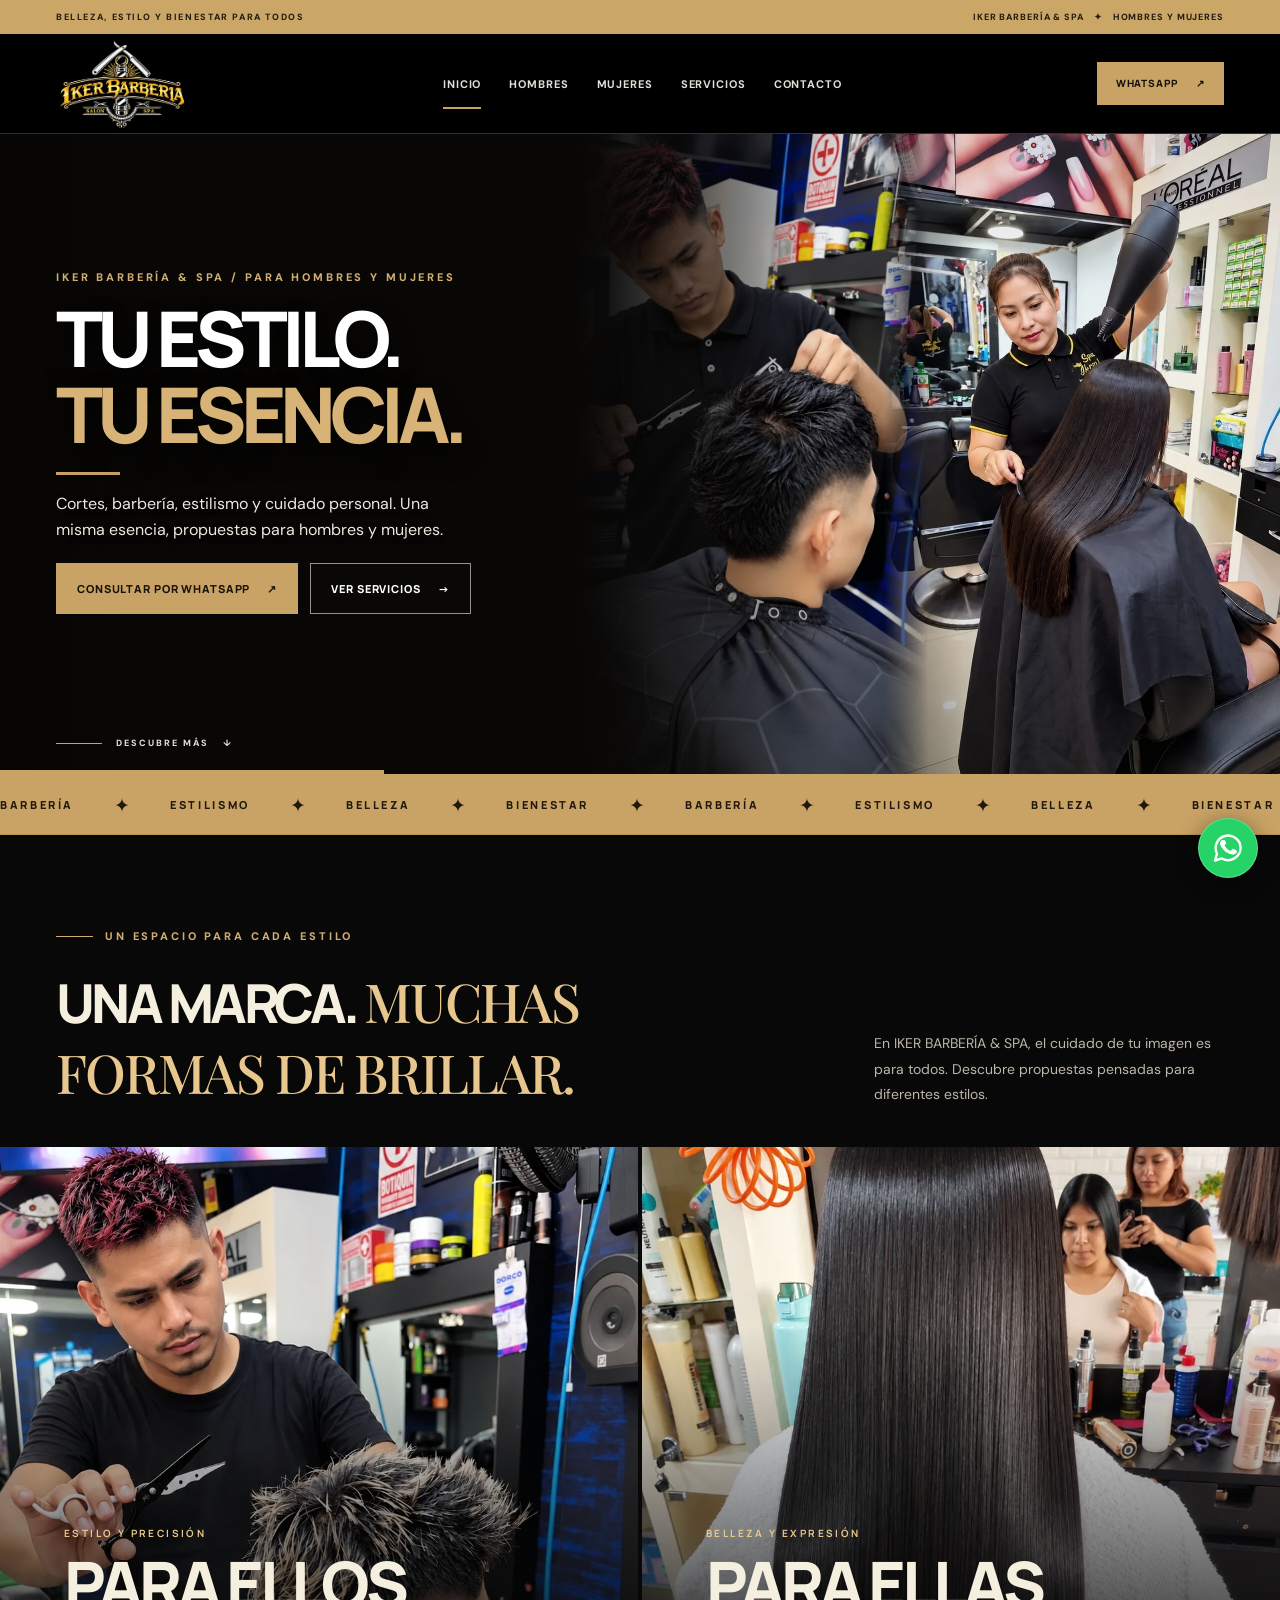
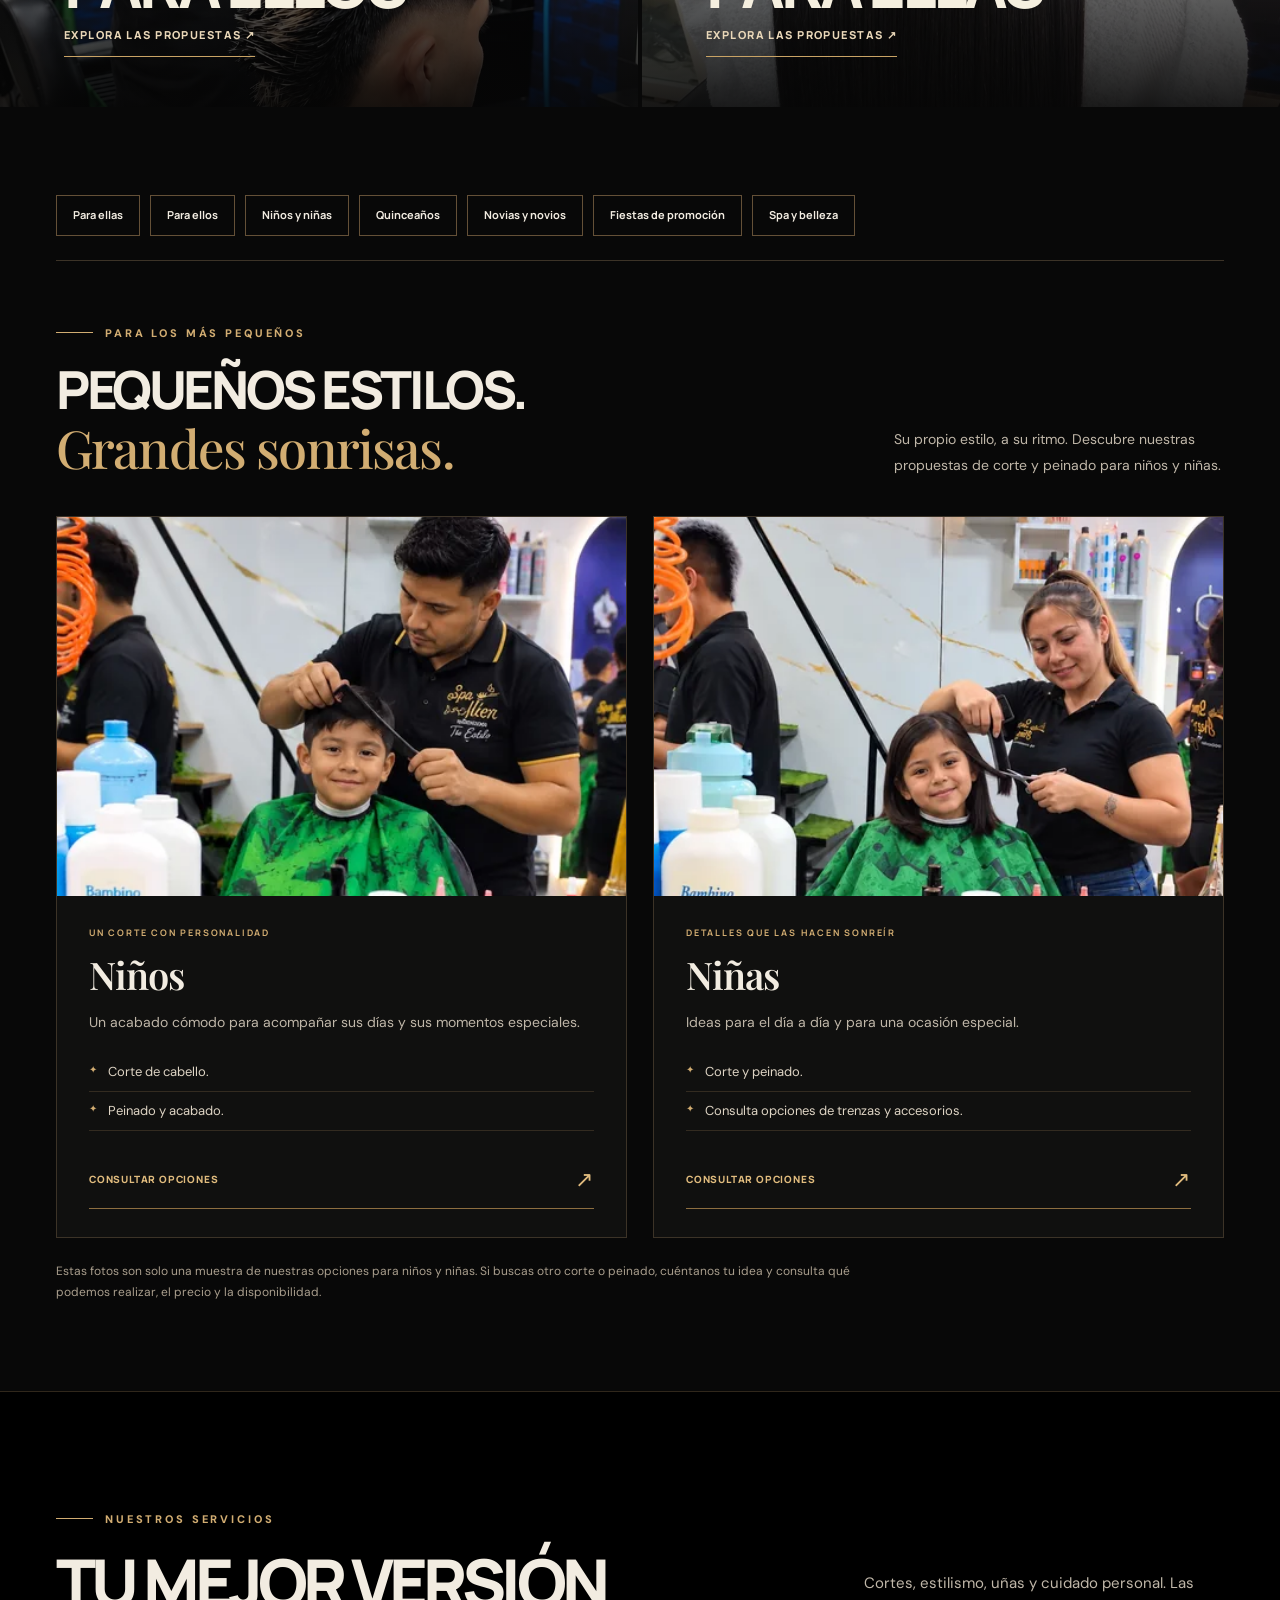
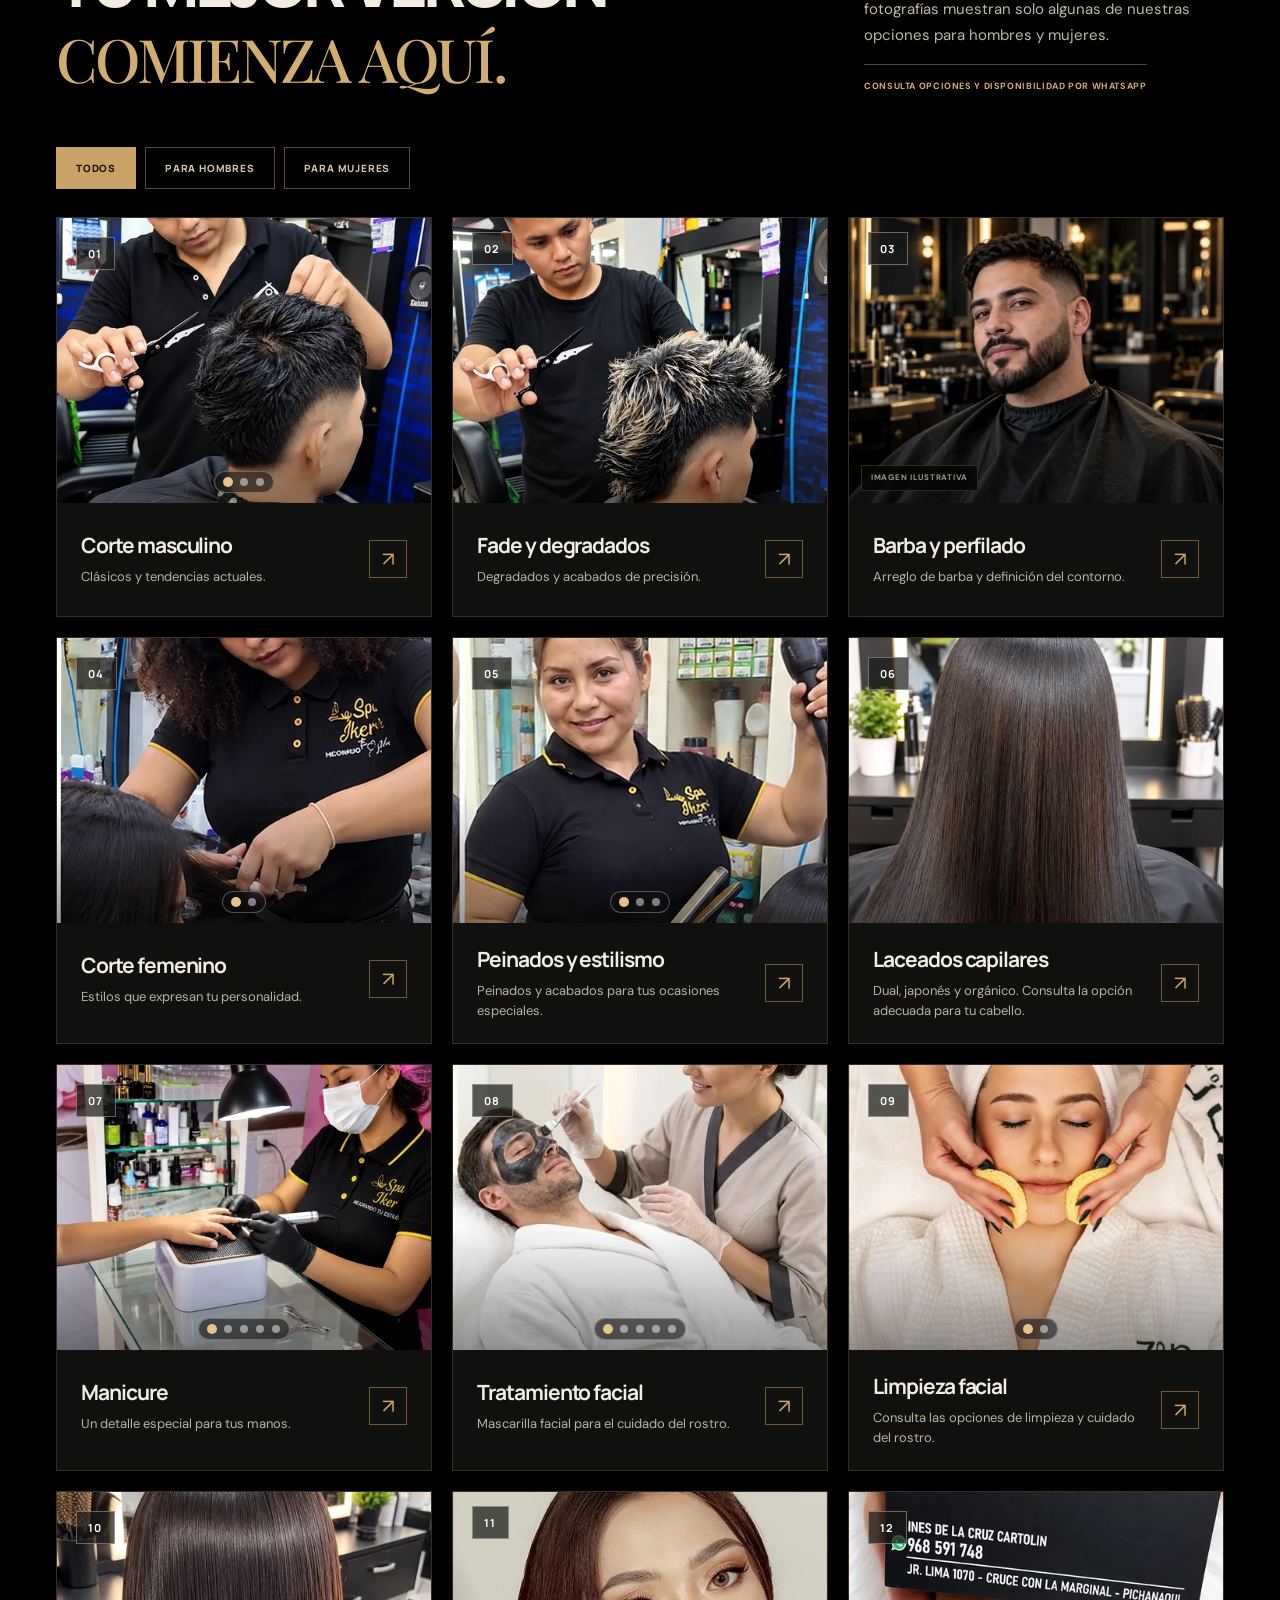
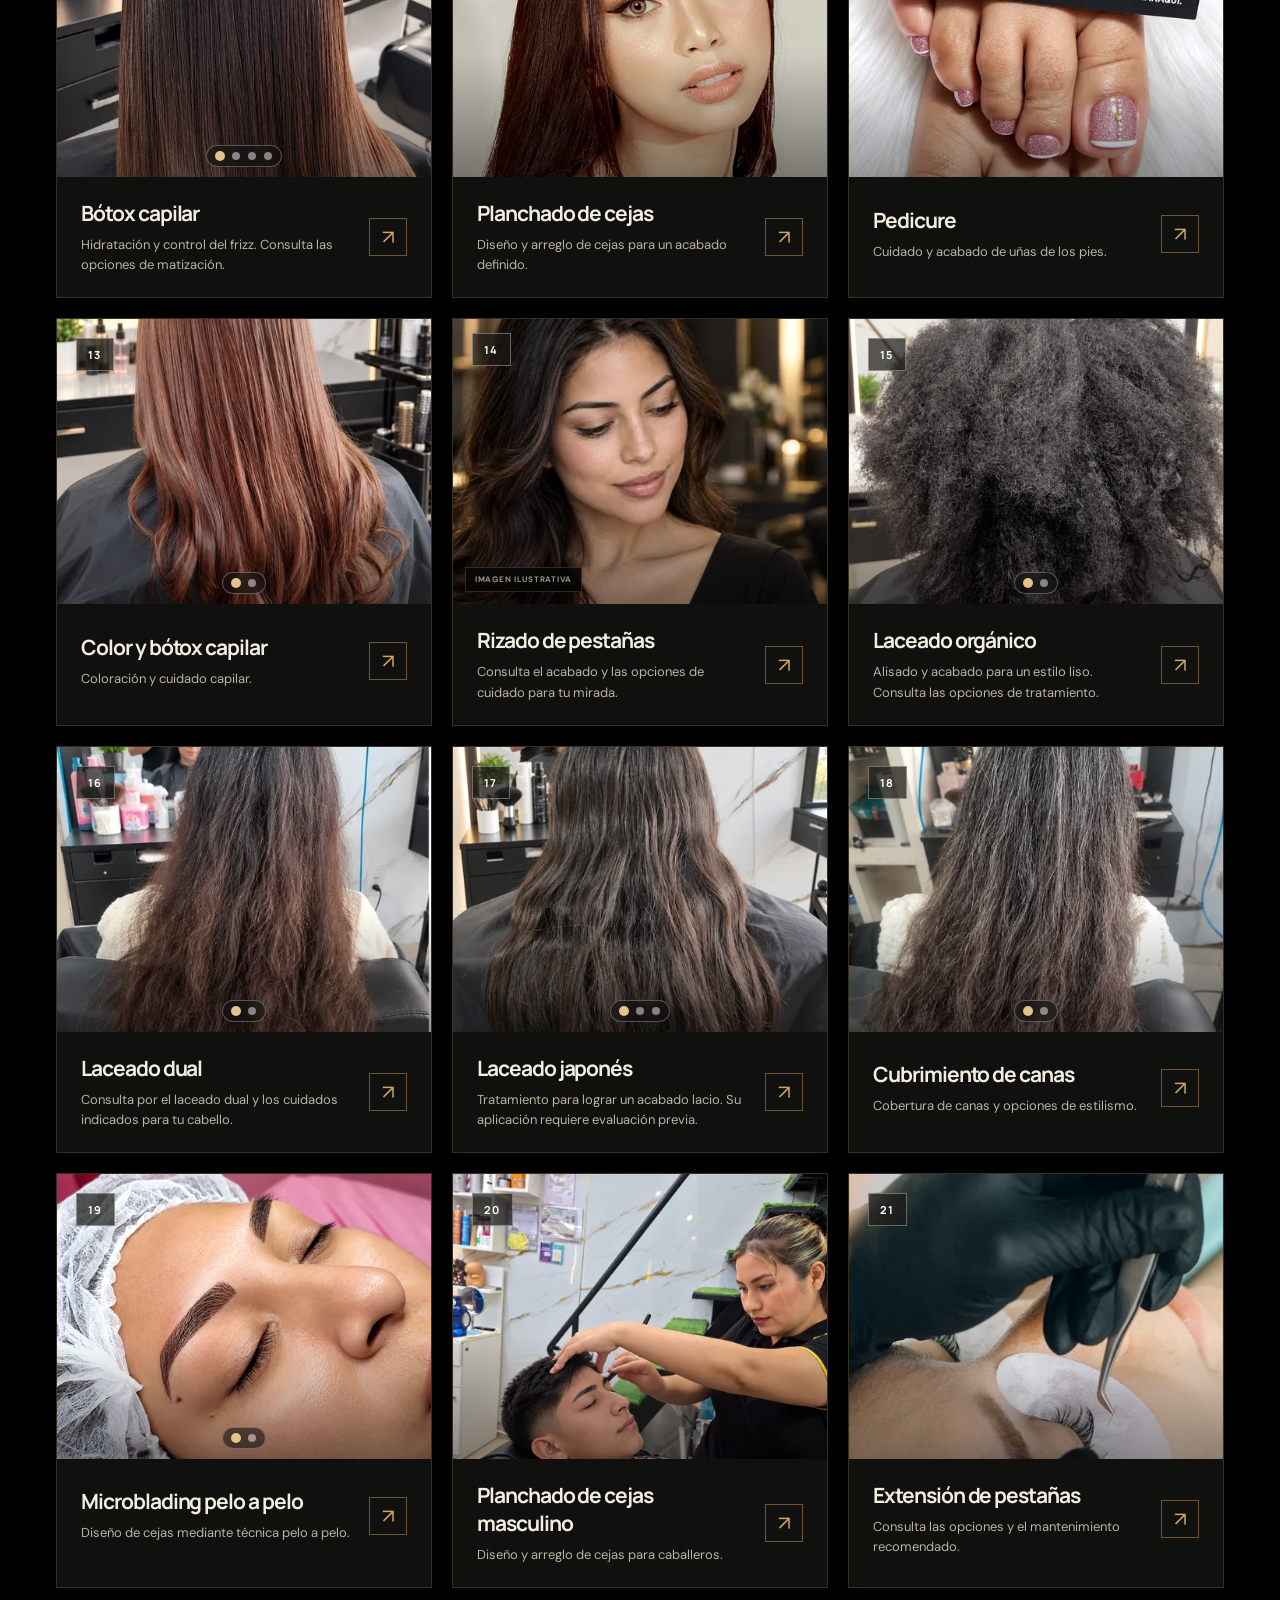
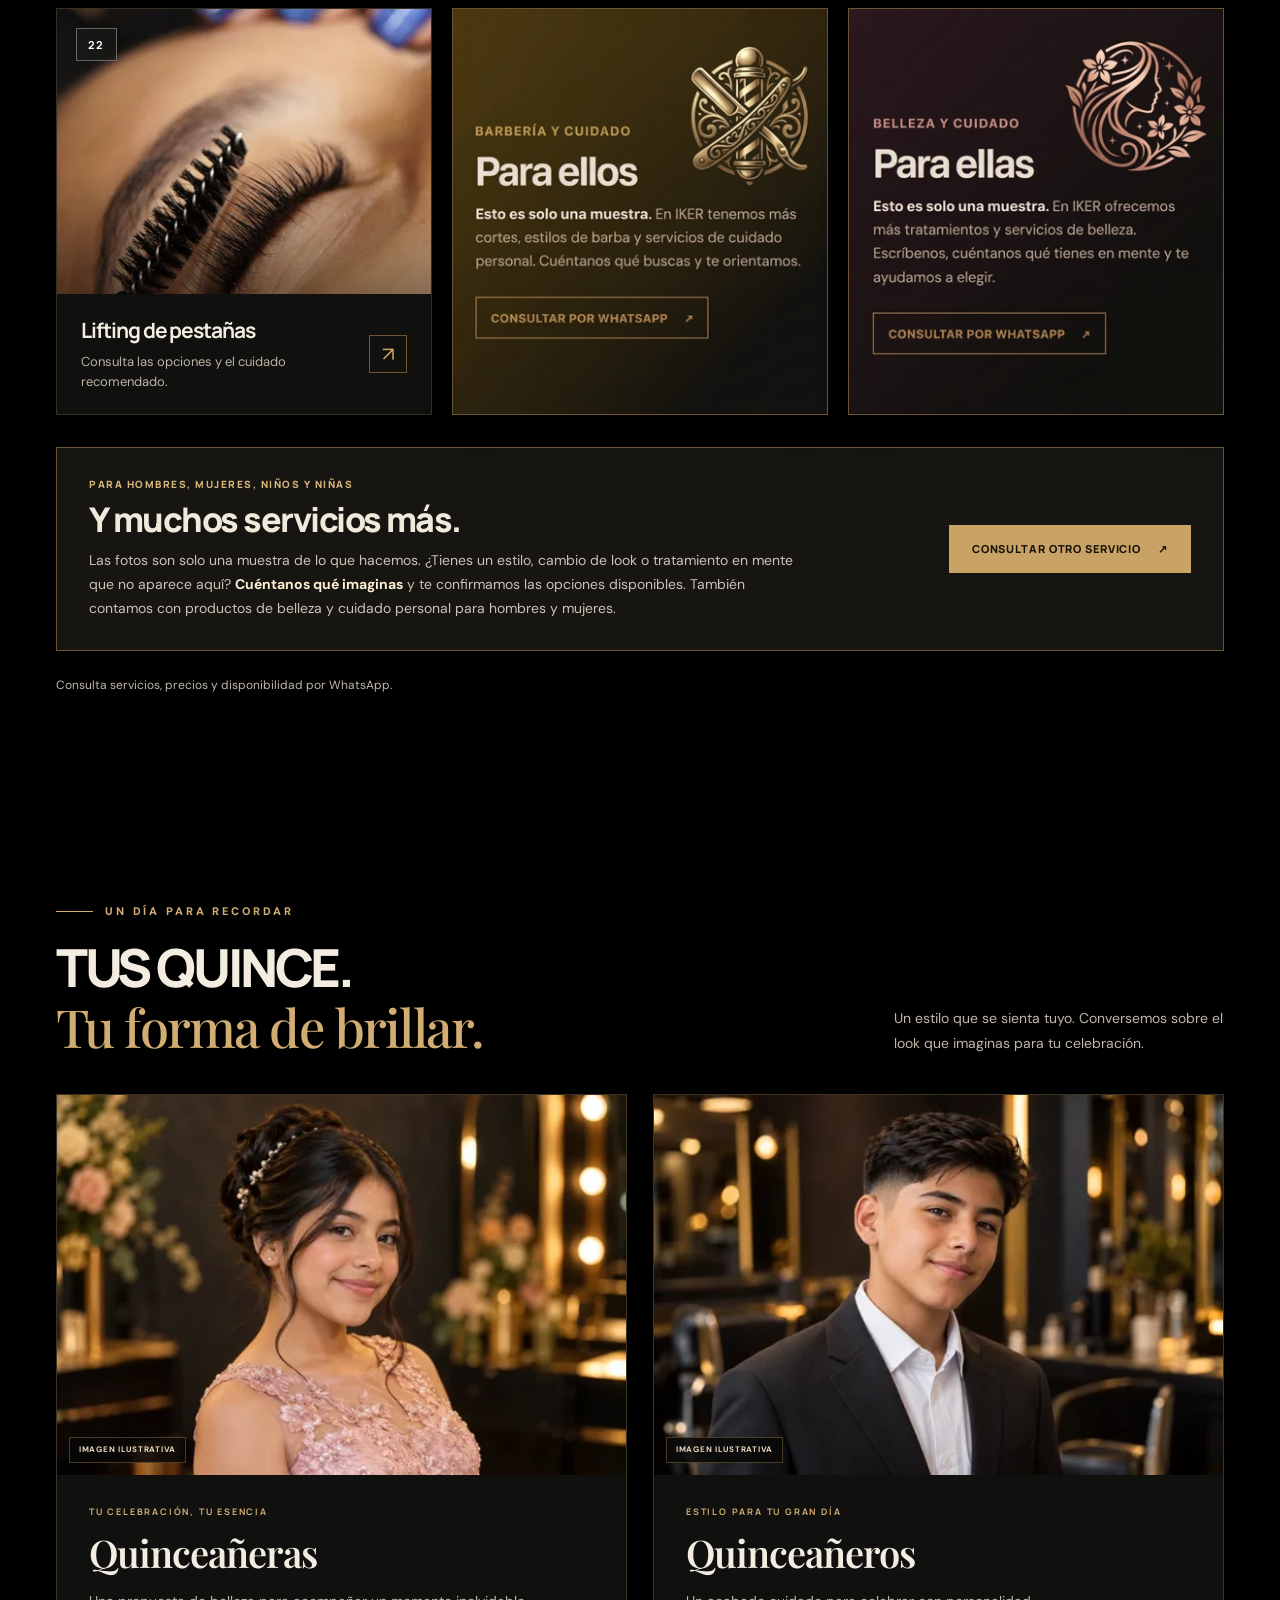
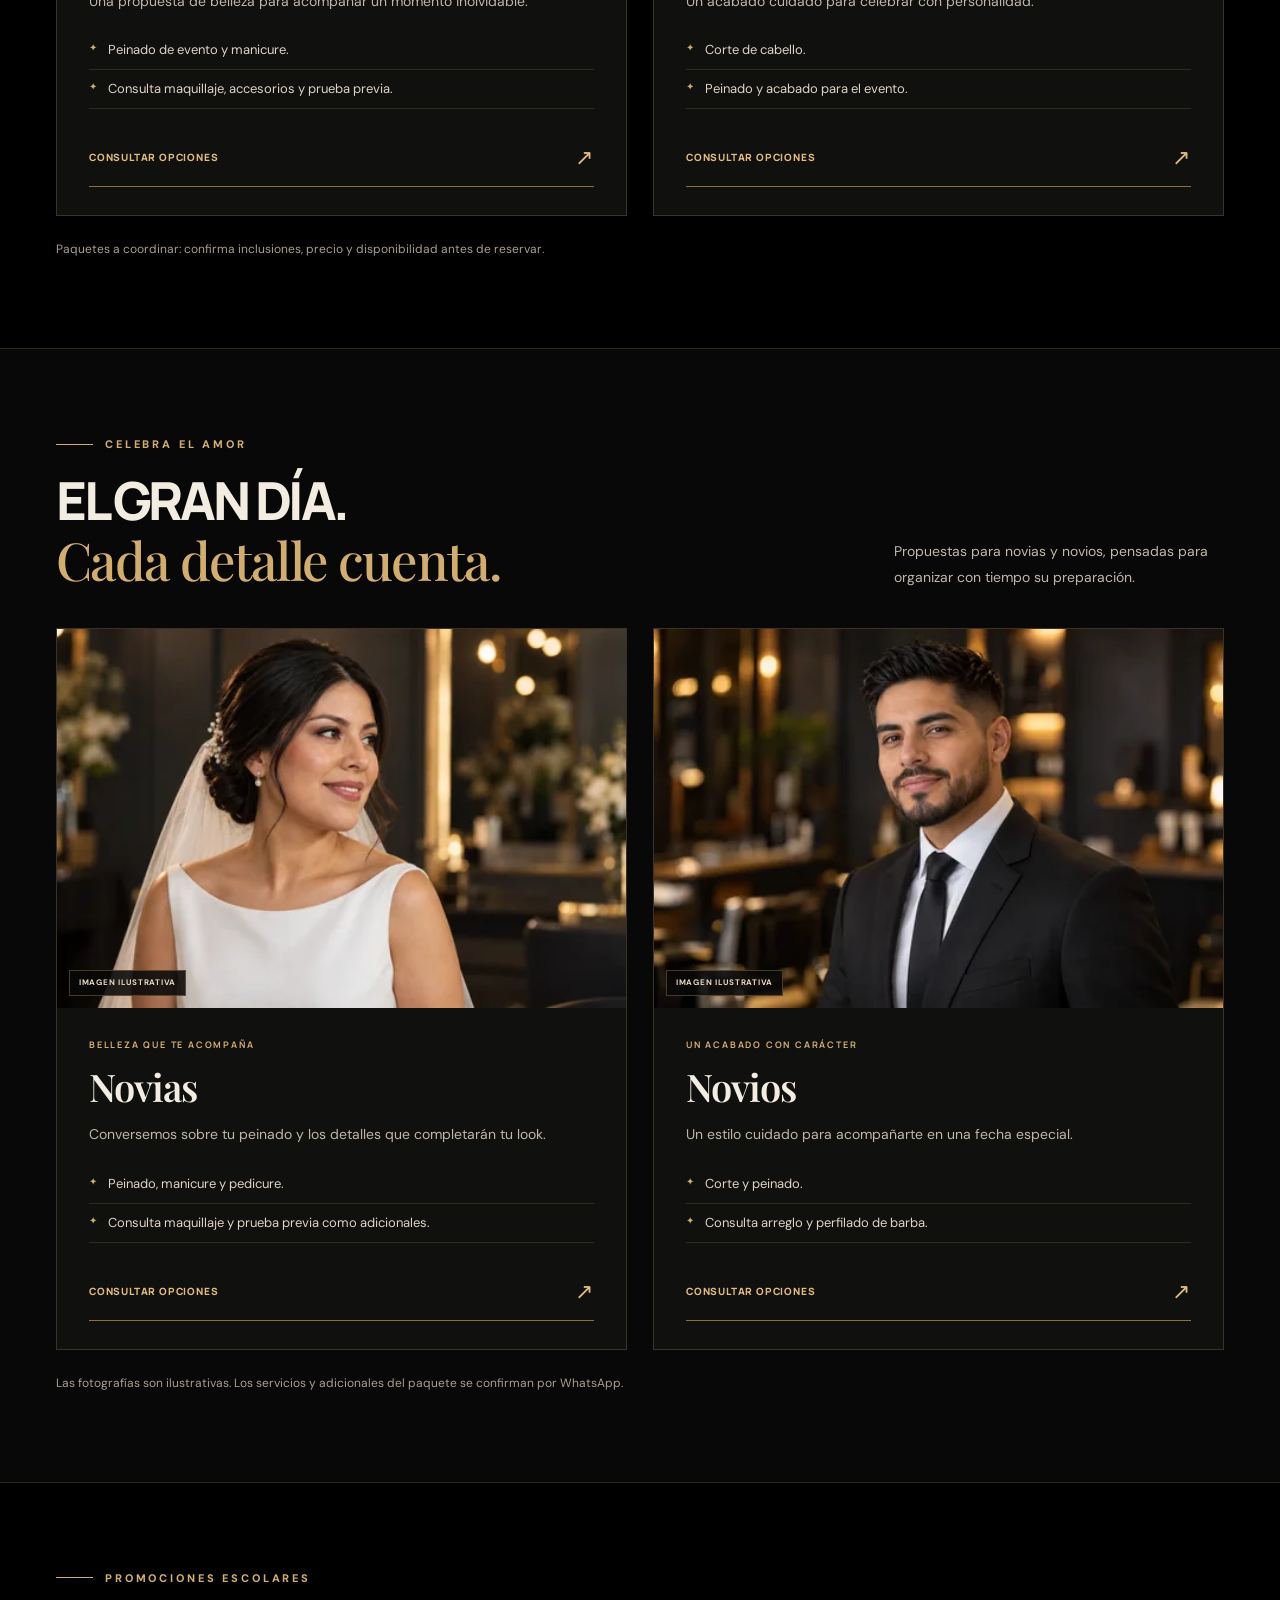
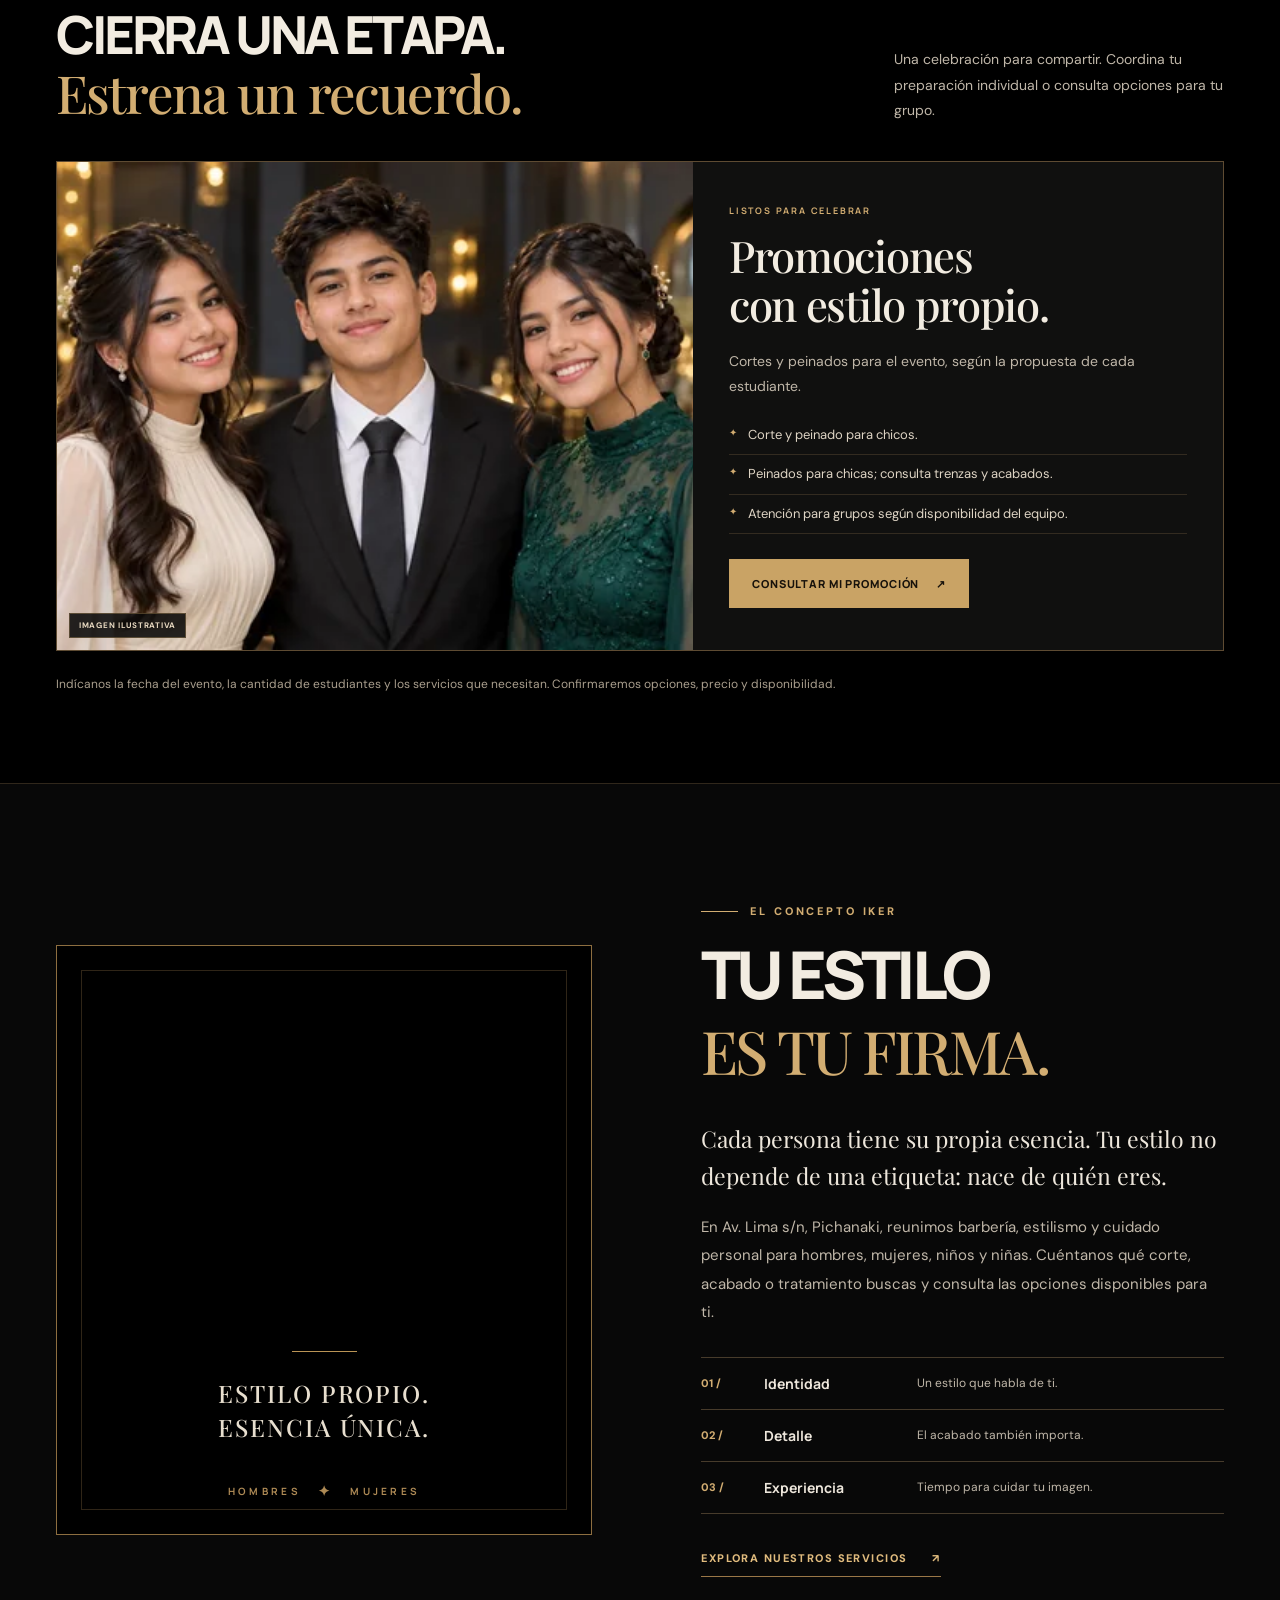
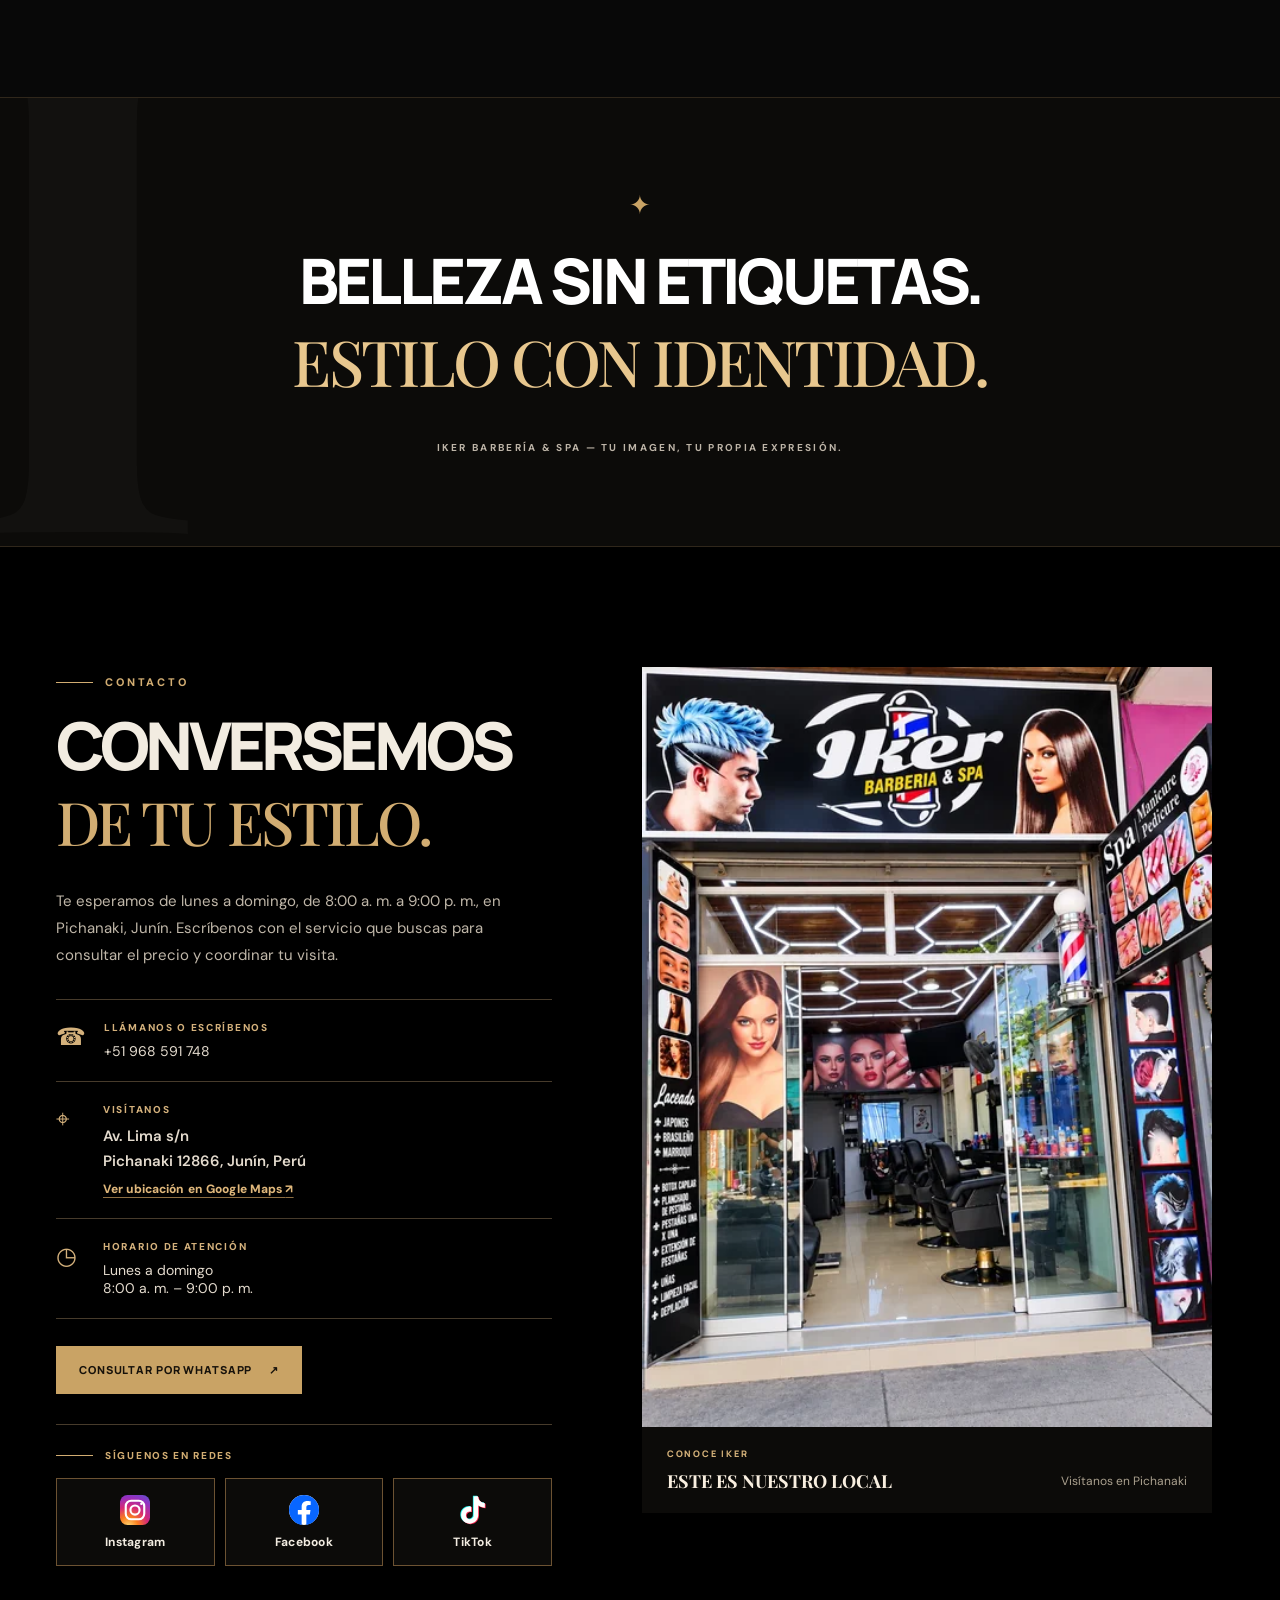
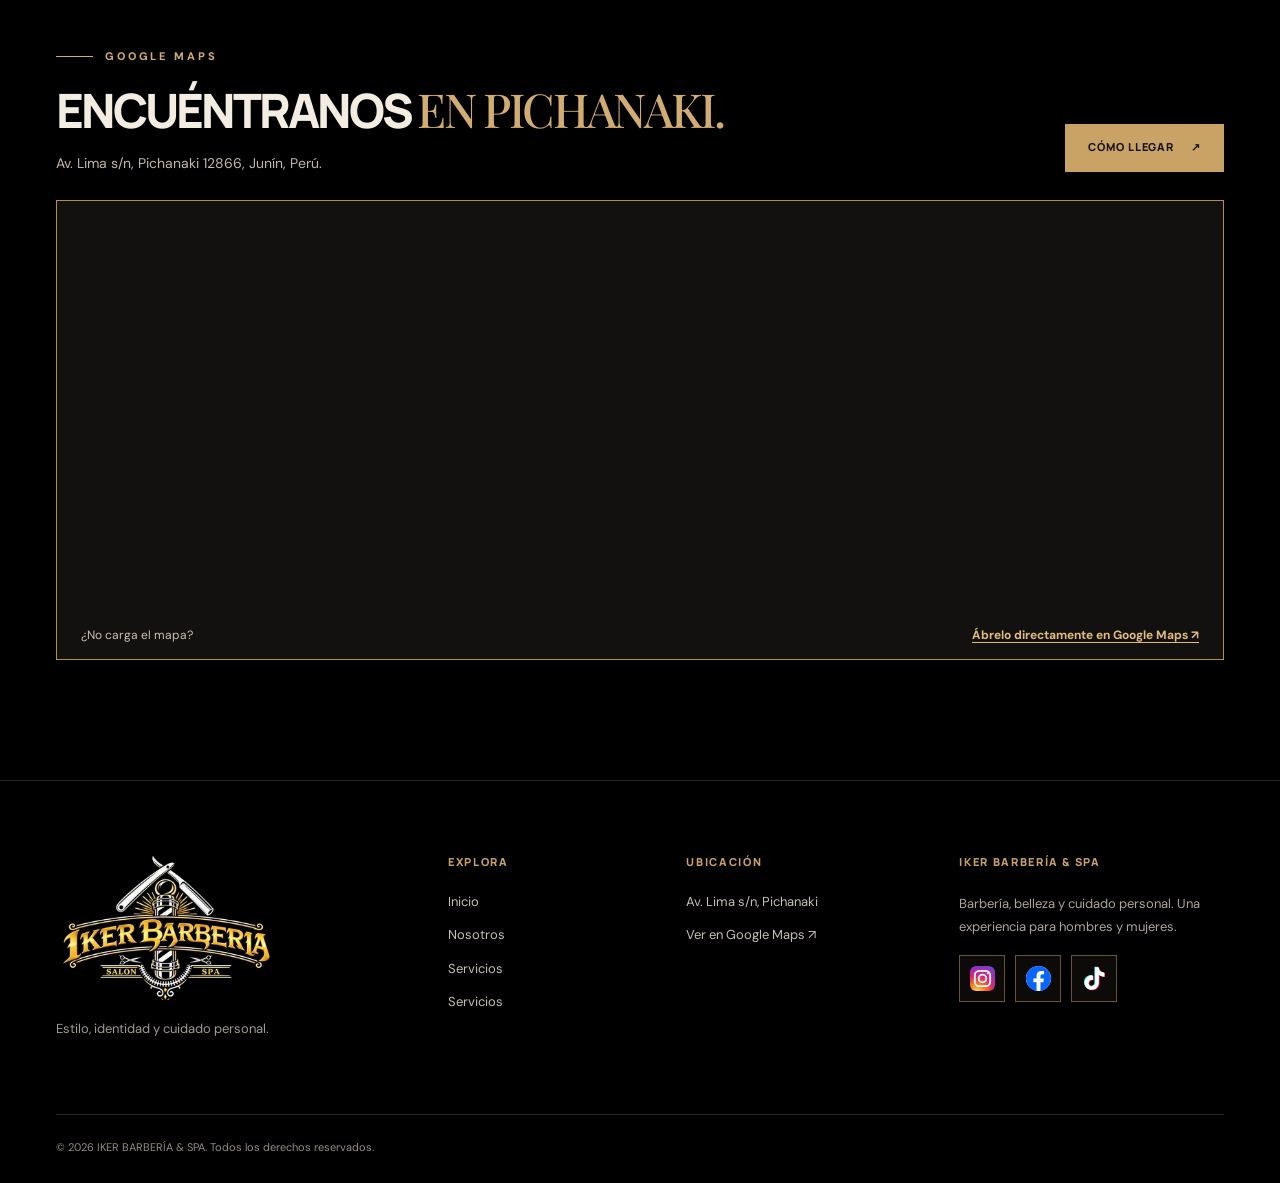
<file: index.html>
<!DOCTYPE html>
<html lang="es">
  <head>
    <meta charset="utf-8">
    <meta content="width=device-width, initial-scale=1" name="viewport">
    <meta content="#000000" name="theme-color">
    <meta content="IKER BARBERÍA &amp; SPA en Pichanaki, Junín: barbería para hombres, belleza para mujeres, cortes para niños y niñas, fiestas de promoción, novios y novias, spa y más." name="description">
    <meta content="IKER BARBERÍA &amp; SPA | Tu estilo, nuestra inspiración" property="og:title">
    <meta content="Cortes, barbería, estilismo, belleza, servicios infantiles y preparación para eventos en Pichanaki. Conoce IKER BARBERÍA &amp; SPA." property="og:description">
    <meta content="website" property="og:type">
    <meta content="https://ikerbarberiaspa.github.io/img/portada/portada-barberia.webp" property="og:image">
    <title>IKER BARBERÍA &amp; SPA</title>
    <link href="img/identidad/favicon.png" rel="icon" type="image/png">
    <link href="https://fonts.googleapis.com" rel="preconnect">
    <link crossorigin="" href="https://fonts.gstatic.com" rel="preconnect">
    <link href="https://fonts.googleapis.com/css2?family=DM+Sans:wght@400;500;600;700&amp;family=Manrope:wght@400;500;600;700;800&amp;family=Playfair+Display:wght@400;500;600;700&amp;display=swap" rel="stylesheet">
    <link href="css/estilos.css" rel="stylesheet">
    <link href="css/personalizacion.css" rel="stylesheet">
    <link href="css/ampliacion.css" rel="stylesheet">
    <script defer src="js/app.js">
    </script>
    <script defer src="js/ampliacion.js">
    </script>
    <meta content="es_PE" property="og:locale">
    <meta content="https://ikerbarberiaspa.github.io/" property="og:url">
    <meta content="summary_large_image" name="twitter:card">
    <link href="https://ikerbarberiaspa.github.io/" rel="canonical">
    <script type="application/ld+json">{
  "@context": "https://schema.org",
  "@type": "BeautySalon",
  "@id": "https://ikerbarberiaspa.github.io/#negocio",
  "name": "IKER BARBERÍA & SPA",
  "telephone": "+51 968 591 748",
  "url": "https://ikerbarberiaspa.github.io/",
  "description": "Barbería, estilismo y cuidado personal para hombres y mujeres en Pichanaki.",
  "image": "https://ikerbarberiaspa.github.io/img/local/local-iker.webp",
  "address": {
    "@type": "PostalAddress",
    "streetAddress": "Av. Lima s/n",
    "addressLocality": "Pichanaki",
    "addressRegion": "Junín",
    "postalCode": "12866",
    "addressCountry": "PE"
  },
  "geo": {
    "@type": "GeoCoordinates",
    "latitude": -10.9256373,
    "longitude": -74.8751784
  },
  "hasMap": "https://www.google.com/maps/dir//Iker+Barber%C3%ADa+Spa,+Av+Lima+s%2Fn,+Pichanaki+12866/data=!4m8!4m7!1m0!1m5!1m1!1s0x910a2d4d54e1767b:0xe0b9c890db10d2a2!2m2!1d-74.8751784!2d-10.9256373",
  "openingHoursSpecification": [
    {
      "@type": "OpeningHoursSpecification",
      "dayOfWeek": [
        "Monday",
        "Tuesday",
        "Wednesday",
        "Thursday",
        "Friday",
        "Saturday",
        "Sunday"
      ],
      "opens": "08:00",
      "closes": "21:00"
    }
  ]
}</script>
    <script type="application/ld+json">{"@context":"https://schema.org","@type":"WebSite","@id":"https://ikerbarberiaspa.github.io/#website","url":"https://ikerbarberiaspa.github.io/","name":"IKER BARBERÍA & SPA","inLanguage":"es-PE","publisher":{"@id":"https://ikerbarberiaspa.github.io/#negocio"}}</script>
  <link href="css/mejoras.css" rel="stylesheet"></head>
  <body class="home-page">
    <a class="skip-link" href="#contenido">Ir al contenido</a>
    <div aria-label="IKER BARBERÍA &amp; SPA" class="announcement"><span>BELLEZA, ESTILO Y BIENESTAR PARA TODOS</span><span class="announcement-right">IKER BARBERÍA &amp; SPA <span aria-hidden="true">✦</span> HOMBRES Y MUJERES</span>
    </div>
    <header class="site-header" id="cabecera">
      <div class="shell header-inner">
        <a aria-label="IKER BARBERÍA &amp; SPA, ir al inicio" class="brand" href="#inicio">
          <img alt="IKER Barbería · Salón · Spa" class="brand-logo" decoding="async" height="1024" src="img/responsive/identidad/logo-iker-transparente-320.webp" width="1536" sizes="(max-width: 900px) 110px, 132px" srcset="img/responsive/identidad/logo-iker-transparente-320.webp 320w, img/responsive/identidad/logo-iker-transparente-640.webp 640w">
        </a>
        <nav aria-label="Menú principal" class="primary-nav" id="navegacion">
          <a class="nav-link" href="#inicio">Inicio</a>
          <a class="nav-link" href="para-el/index.html">Hombres</a>
          <a class="nav-link" href="para-ella/index.html">Mujeres</a>
          <a class="nav-link" href="#servicios">Servicios</a>
          
          <a class="nav-link" href="#contacto">Contacto</a>
        </nav>
        <div class="header-actions">
          <a class="btn btn-gold header-book" href="https://wa.me/51968591748?text=%C2%A1Hola%2C%20IKER%21%20Quisiera%20consultar%20por%20un%20servicio%20y%20coordinar%20una%20cita.%20%C2%BFTienen%20disponibilidad%3F" target="_blank" rel="noopener noreferrer" aria-label="Consultar disponibilidad por WhatsApp (abre en una pestaña nueva)">WHATSAPP <span aria-hidden="true">↗</span></a>
          <button aria-controls="navegacion" aria-expanded="false" aria-label="Abrir menú" class="menu-toggle" type="button"><span></span><span></span><span></span>
          </button>
        </div>
      </div>
    </header>
    <!-- Guía de edición y mapa de fotografías: GUIA_EDICION.md -->
    <main id="contenido">
      <section aria-labelledby="hero-title" class="hero" id="inicio" data-photo-selection="original">
        <div aria-hidden="true" class="hero-backdrop">
          <div class="hero-photo hero-photo-men">
            <img alt="" decoding="async" fetchpriority="high" height="1536" src="img/responsive/portada/portada-barberia-480.webp" width="1024" sizes="(max-width: 930px) 100vw, 60vw" srcset="img/responsive/portada/portada-barberia-480.webp 480w, img/responsive/portada/portada-barberia-960.webp 960w, img/portada/portada-barberia.webp 1024w">
          </div>
          <div class="hero-photo hero-photo-women">
            <img alt="" decoding="async" fetchpriority="high" height="1448" src="img/responsive/portada/portada-estilismo-maquillada-480.webp" width="1086" sizes="(max-width: 930px) 100vw, 60vw" srcset="img/responsive/portada/portada-estilismo-maquillada-480.webp 480w, img/responsive/portada/portada-estilismo-maquillada-960.webp 960w, img/portada/portada-estilismo-maquillada.webp 1086w">
          </div><span class="hero-join-softener"></span>
        </div>
        <div class="hero-wash">
        </div>
        <div class="shell hero-content">
          <div class="hero-copy reveal">
            <p class="overline overline-light">IKER BARBERÍA &amp; SPA  /  PARA HOMBRES Y MUJERES</p>
            <h1 id="hero-title">TU ESTILO.<br><em>TU ESENCIA.</em>
            </h1>
            <div class="short-gold-line">
            </div>
            <p class="hero-lead">Cortes, barbería, estilismo y cuidado personal. Una misma esencia, propuestas para hombres y mujeres.</p>
            <div class="hero-cta">
              <a class="btn btn-gold btn-lg" href="https://wa.me/51968591748?text=%C2%A1Hola%2C%20IKER%21%20Quisiera%20consultar%20por%20un%20servicio%20y%20coordinar%20una%20cita.%20%C2%BFTienen%20disponibilidad%3F" target="_blank" rel="noopener noreferrer" aria-label="Consultar un servicio y coordinar una cita por WhatsApp">CONSULTAR POR WHATSAPP <span aria-hidden="true">↗</span></a>
              <a class="btn btn-outline btn-lg" href="#servicios">VER SERVICIOS <span aria-hidden="true">→</span>
              </a>
            </div>
          </div>
        </div>
        <a aria-label="Desplazarse a los servicios" class="scroll-prompt" href="#servicios"><span class="scroll-line"></span> DESCUBRE MÁS <span aria-hidden="true">↓</span>
        </a>
        <div class="hero-bottom-rule">
        </div>
      </section>
      <div aria-label="Barbería, estilo y cuidado personal" class="brand-marquee">
        <div aria-hidden="true" class="brand-marquee-inner"><span>BARBERÍA</span><i>✦</i><span>ESTILISMO</span><i>✦</i><span>BELLEZA</span><i>✦</i><span>BIENESTAR</span><i>✦</i>
<span>BARBERÍA</span><i>✦</i><span>ESTILISMO</span><i>✦</i><span>BELLEZA</span><i>✦</i><span>BIENESTAR</span><i>✦</i>
        </div>
      </div>
      <section aria-labelledby="audience-title" class="audience" id="estilos">
        <div class="shell audience-intro reveal">
          <div>
            <p class="overline overline-light"><span class="line"></span> UN ESPACIO PARA CADA ESTILO</p>
            <h2 id="audience-title">UNA MARCA. <em>MUCHAS FORMAS DE BRILLAR.</em>
            </h2>
          </div>
          <p>En IKER BARBERÍA &amp; SPA, el cuidado de tu imagen es para todos. Descubre propuestas pensadas para diferentes estilos.</p>
        </div>
        <div class="audience-panels">
          <a aria-label="Ver propuestas para hombres" class="audience-panel" href="para-el/index.html" id="hombres">
            <img alt="Barbería y atención masculina en IKER" decoding="async" height="1536" loading="lazy" src="img/responsive/hombres/imagen-principal/ambiente-barberia-480.webp" width="1024" sizes="(max-width: 620px) 100vw, 50vw" srcset="img/responsive/hombres/imagen-principal/ambiente-barberia-480.webp 480w, img/responsive/hombres/imagen-principal/ambiente-barberia-960.webp 960w, img/hombres/imagen-principal/ambiente-barberia.webp 1024w"><span class="audience-panel-overlay"><small>ESTILO Y PRECISIÓN</small><strong>PARA ELLOS</strong><span>EXPLORA LAS PROPUESTAS <span aria-hidden="true">↗</span></span></span>
          </a>
          <a aria-label="Ver propuestas para mujeres" class="audience-panel" href="para-ella/index.html" id="mujeres">
            <img alt="Acabado de cabello lacio en IKER" decoding="async" height="1448" loading="lazy" src="img/responsive/mujeres/imagen-principal/estilo-cabello-lacio-480.webp" width="1086" sizes="(max-width: 620px) 100vw, 50vw" srcset="img/responsive/mujeres/imagen-principal/estilo-cabello-lacio-480.webp 480w, img/responsive/mujeres/imagen-principal/estilo-cabello-lacio-960.webp 960w, img/mujeres/imagen-principal/estilo-cabello-lacio.webp 1086w"><span class="audience-panel-overlay"><small>BELLEZA Y EXPRESIÓN</small><strong>PARA ELLAS</strong><span>EXPLORA LAS PROPUESTAS <span aria-hidden="true">↗</span></span></span>
          </a>
        </div>
      </section>
      <!-- Ampliación del catálogo: portada y funciones originales conservadas. -->
      <section aria-labelledby="iker-family-title" class="iker-extension iker-family" id="infantil">
        <div class="shell">
          <nav aria-label="Explorar por público y ocasión" class="iker-category-nav">
            <a href="para-ella/index.html">Para ellas</a>
            <a href="para-el/index.html">Para ellos</a>
            <a href="ninos-y-ninas/index.html">Niños y niñas</a>
            <a href="#quinceanos">Quinceaños</a>
            <a href="novios-y-novias/index.html">Novias y novios</a>
            <a href="fiestas-de-promocion/index.html">Fiestas de promoción</a>
            <a href="spa-y-belleza/index.html">Spa y belleza</a>
          </nav>
          <div class="iker-section-heading reveal">
            <div>
              <p class="overline"><span class="line"></span> PARA LOS MÁS PEQUEÑOS</p>
              <h2 id="iker-family-title">PEQUEÑOS ESTILOS.<br><em>Grandes sonrisas.</em>
              </h2>
            </div>
            <p>Su propio estilo, a su ritmo. Descubre nuestras propuestas de corte y peinado para niños y niñas.</p>
          </div>
          <div class="iker-plan-grid">
            <article class="iker-plan reveal" id="ninos">
              <div class="iker-plan-photo">
                <img alt="Corte de cabello para niño realizado en IKER BARBERÍA &amp; SPA" decoding="async" height="1671" loading="lazy" src="img/responsive/infantil/cortes-ninos/corte-cabello-nino-480.webp" width="941" sizes="(max-width: 620px) 100vw, (max-width: 950px) 50vw, 33vw" srcset="img/responsive/infantil/cortes-ninos/corte-cabello-nino-480.webp 480w, img/infantil/cortes-ninos/corte-cabello-nino.webp 941w">
              </div>
              <div class="iker-plan-body">
                <p class="iker-eyebrow">UN CORTE CON PERSONALIDAD</p>
                <h3>Niños</h3>
                <p>Un acabado cómodo para acompañar sus días y sus momentos especiales.</p>
                <ul>
                  <li>Corte de cabello.</li>
                  <li>Peinado y acabado.</li>
                </ul>
                <a aria-label="Consultar por WhatsApp: corte y peinado para niños" class="iker-plan-link" href="https://wa.me/51968591748?text=%C2%A1Hola%2C%20IKER%21%20Quisiera%20informaci%C3%B3n%20y%20disponibilidad%20para%20corte%20y%20peinado%20para%20ni%C3%B1os." rel="noopener noreferrer" target="_blank">CONSULTAR OPCIONES <span aria-hidden="true">↗</span>
                </a>
              </div>
            </article>
            <article class="iker-plan reveal" id="ninas">
              <div class="iker-plan-photo">
                <img alt="Corte de cabello para niña realizado en IKER BARBERÍA &amp; SPA" decoding="async" height="1672" loading="lazy" src="img/responsive/infantil/cortes-ninas/corte-cabello-nina-480.webp" width="941" sizes="(max-width: 620px) 100vw, (max-width: 950px) 50vw, 33vw" srcset="img/responsive/infantil/cortes-ninas/corte-cabello-nina-480.webp 480w, img/infantil/cortes-ninas/corte-cabello-nina.webp 941w">
              </div>
              <div class="iker-plan-body">
                <p class="iker-eyebrow">DETALLES QUE LAS HACEN SONREÍR</p>
                <h3>Niñas</h3>
                <p>Ideas para el día a día y para una ocasión especial.</p>
                <ul>
                  <li>Corte y peinado.</li>
                  <li>Consulta opciones de trenzas y accesorios.</li>
                </ul>
                <a aria-label="Consultar por WhatsApp: corte y peinado para niñas" class="iker-plan-link" href="https://wa.me/51968591748?text=%C2%A1Hola%2C%20IKER%21%20Quisiera%20informaci%C3%B3n%20y%20disponibilidad%20para%20corte%20y%20peinado%20para%20ni%C3%B1as." rel="noopener noreferrer" target="_blank">CONSULTAR OPCIONES <span aria-hidden="true">↗</span>
                </a>
              </div>
            </article>
          </div>
          <p class="iker-section-note">Estas fotos son solo una muestra de nuestras opciones para niños y niñas. Si buscas otro corte o peinado, cuéntanos tu idea y consulta qué podemos realizar, el precio y la disponibilidad.</p>
        </div>
      </section>
      <section aria-labelledby="services-title" class="section services" id="servicios">
        <div class="shell">
          <div class="section-header reveal">
            <div>
              <p class="overline"><span class="line"></span> NUESTROS SERVICIOS</p>
              <h2 class="display-title" id="services-title">TU MEJOR VERSIÓN<br><em>COMIENZA AQUÍ.</em>
              </h2>
            </div>
            <div class="section-aside">
              <p>Cortes, estilismo, uñas y cuidado personal. Las fotografías muestran solo algunas de nuestras opciones para hombres y mujeres.</p><span class="draft-tag">CONSULTA OPCIONES Y DISPONIBILIDAD POR WHATSAPP</span>
            </div>
          </div>
          <div aria-label="Filtrar servicios" class="service-filters" role="group">
            <button aria-pressed="true" class="service-filter active" data-service-filter="todos" type="button">TODOS</button>
            <button aria-pressed="false" class="service-filter" data-service-filter="hombres" type="button">PARA HOMBRES</button>
            <button aria-pressed="false" class="service-filter" data-service-filter="mujeres" type="button">PARA MUJERES</button>
          </div>
          <div class="service-grid" id="lista-servicios">
            <article class="service-card reveal" data-service-category="hombres" data-featured="true">
              <div aria-label="Carrusel de Corte masculino" aria-roledescription="carrusel" class="service-image-wrap gallery-carousel" data-caption="Corte masculino" data-full-src="img/hombres/cortes/corte-de-hombre.webp" data-slides='[{"full":"img/hombres/cortes/corte-de-hombre.webp","src":"img/responsive/hombres/cortes/corte-de-hombre-480.webp","srcset":"img/responsive/hombres/cortes/corte-de-hombre-480.webp 480w, img/hombres/cortes/corte-de-hombre.webp 941w","alt":"Corte masculino · trabajo de barbería — IKER BARBERÍA &amp; SPA","width":941,"height":1672},{"full":"img/hombres/cortes/corte-de-hombre-2.webp","src":"img/responsive/hombres/cortes/corte-de-hombre-2-480.webp","srcset":"img/responsive/hombres/cortes/corte-de-hombre-2-480.webp 480w, img/hombres/cortes/corte-de-hombre-2.webp 941w","alt":"Corte masculino · detalle del acabado — IKER BARBERÍA &amp; SPA","width":941,"height":1672},{"full":"img/hombres/cortes/imagen-de-chatgpt-20-oct-2026-09-42-41-3.webp","src":"img/responsive/hombres/cortes/imagen-de-chatgpt-20-oct-2026-09-42-41-3-480.webp","srcset":"img/responsive/hombres/cortes/imagen-de-chatgpt-20-oct-2026-09-42-41-3-480.webp 480w, img/hombres/cortes/imagen-de-chatgpt-20-oct-2026-09-42-41-3.webp 941w","alt":"Corte masculino · cuidado postcorte — IKER BARBERÍA &amp; SPA","width":941,"height":1672}]'><img alt="Corte masculino · trabajo de barbería — IKER BARBERÍA &amp; SPA" decoding="async" height="1672" loading="lazy" sizes="(max-width: 620px) 100vw, (max-width: 1200px) 50vw, 33vw" src="img/responsive/hombres/cortes/corte-de-hombre-480.webp" srcset="img/responsive/hombres/cortes/corte-de-hombre-480.webp 480w, img/hombres/cortes/corte-de-hombre.webp 941w" width="941"><span class="service-index">01</span></div>
              <div class="service-card-bottom">
                <div>
                  <h3>Corte masculino</h3>
                  <p>Clásicos y tendencias actuales.</p>
                </div><a class="service-symbol" href="https://wa.me/51968591748?text=%C2%A1Hola%2C%20IKER%21%20Quisiera%20consultar%20el%20precio%20y%20la%20disponibilidad%20de%20corte%20masculino." target="_blank" rel="noopener noreferrer" aria-label="Consultar corte masculino por WhatsApp" title="Consultar por WhatsApp">↗</a>
              </div>
            </article>
            <article class="service-card reveal" data-service-category="hombres">
              <div class="service-image-wrap iker-new-service-image">
                <img alt="Corte degradado masculino en IKER" decoding="async" height="1672" loading="lazy" src="img/responsive/hombres/cortes/corte-de-hombre-3-final-480.webp" width="941" sizes="(max-width: 620px) 100vw, (max-width: 1200px) 50vw, 33vw" srcset="img/responsive/hombres/cortes/corte-de-hombre-3-final-480.webp 480w, img/hombres/cortes/corte-de-hombre-3-final.webp 941w"><span class="service-index">02</span>
              </div>
              <div class="service-card-bottom">
                <div>
                  <h3>Fade y degradados</h3>
                  <p>Degradados y acabados de precisión.</p>
                </div><a class="service-symbol" href="https://wa.me/51968591748?text=%C2%A1Hola%2C%20IKER%21%20Quisiera%20consultar%20el%20precio%20y%20la%20disponibilidad%20de%20fade%20y%20degradados." target="_blank" rel="noopener noreferrer" aria-label="Consultar fade y degradados por WhatsApp" title="Consultar por WhatsApp">↗</a>
              </div>
            </article>
            <article class="service-card reveal" data-service-category="hombres" data-featured="true">
              <div class="service-image-wrap iker-new-service-image">
                <img alt="Imagen ilustrativa de Barba y perfilado" decoding="async" height="1024" loading="lazy" src="img/responsive/hombres/barba-y-perfilado/barba-480.webp" width="1536" sizes="(max-width: 620px) 100vw, (max-width: 1200px) 50vw, 33vw" srcset="img/responsive/hombres/barba-y-perfilado/barba-480.webp 480w, img/responsive/hombres/barba-y-perfilado/barba-960.webp 960w, img/hombres/barba-y-perfilado/barba.webp 1536w"><span class="service-index">03</span><span class="iker-photo-tag">IMAGEN ILUSTRATIVA</span>
              </div>
              <div class="service-card-bottom">
                <div>
                  <h3>Barba y perfilado</h3>
                  <p>Arreglo de barba y definición del contorno.</p>
                </div><a class="service-symbol" href="https://wa.me/51968591748?text=%C2%A1Hola%2C%20IKER%21%20Quisiera%20consultar%20el%20precio%20y%20la%20disponibilidad%20de%20barba%20y%20perfilado." target="_blank" rel="noopener noreferrer" aria-label="Consultar barba y perfilado por WhatsApp" title="Consultar por WhatsApp">↗</a>
              </div>
            </article>
            <article class="service-card reveal" data-service-category="mujeres" data-featured="true">
              <div aria-label="Carrusel de Corte femenino" aria-roledescription="carrusel" class="service-image-wrap gallery-carousel" data-caption="Corte femenino" data-full-src="img/mujeres/cortes/estilista-foto-1-polo-abotonado.webp" data-slides='[{"full":"img/mujeres/cortes/estilista-foto-1-polo-abotonado.webp","src":"img/responsive/mujeres/cortes/estilista-foto-1-polo-abotonado-480.webp","srcset":"img/responsive/mujeres/cortes/estilista-foto-1-polo-abotonado-480.webp 480w, img/mujeres/cortes/estilista-foto-1-polo-abotonado.webp 904w","alt":"Corte de cabello para dama · atención — IKER BARBERÍA &amp; SPA","width":904,"height":1740},{"full":"img/mujeres/cortes/estilista-foto-2-maquillaje-polo-abotonado.webp","src":"img/responsive/mujeres/cortes/estilista-foto-2-maquillaje-polo-abotonado-480.webp","srcset":"img/responsive/mujeres/cortes/estilista-foto-2-maquillaje-polo-abotonado-480.webp 480w, img/mujeres/cortes/estilista-foto-2-maquillaje-polo-abotonado.webp 809w","alt":"Corte de cabello para dama · estilismo — IKER BARBERÍA &amp; SPA","width":809,"height":1942}]'><img alt="Corte de cabello para dama · atención — IKER BARBERÍA &amp; SPA" decoding="async" height="1740" loading="lazy" sizes="(max-width: 620px) 100vw, (max-width: 1200px) 50vw, 33vw" src="img/responsive/mujeres/cortes/estilista-foto-1-polo-abotonado-480.webp" srcset="img/responsive/mujeres/cortes/estilista-foto-1-polo-abotonado-480.webp 480w, img/mujeres/cortes/estilista-foto-1-polo-abotonado.webp 904w" width="904"><span class="service-index">04</span></div>
              <div class="service-card-bottom">
                <div>
                  <h3>Corte femenino</h3>
                  <p>Estilos que expresan tu personalidad.</p>
                </div><a class="service-symbol" href="https://wa.me/51968591748?text=%C2%A1Hola%2C%20IKER%21%20Quisiera%20consultar%20el%20precio%20y%20la%20disponibilidad%20de%20corte%20femenino." target="_blank" rel="noopener noreferrer" aria-label="Consultar corte femenino por WhatsApp" title="Consultar por WhatsApp">↗</a>
              </div>
            </article>
            <article class="service-card reveal" data-service-category="mujeres">
              <div aria-label="Carrusel de Peinados y estilismo" aria-roledescription="carrusel" class="service-image-wrap gallery-carousel" data-caption="Peinados y estilismo" data-full-src="img/local/propietaria/02-alisado-y-estilismo.webp" data-slides='[{"full":"img/local/propietaria/02-alisado-y-estilismo.webp","src":"img/responsive/local/propietaria/02-alisado-y-estilismo-480.webp","srcset":"img/responsive/local/propietaria/02-alisado-y-estilismo-480.webp 480w, img/local/propietaria/02-alisado-y-estilismo.webp 656w","alt":"Estilismo en el salón — IKER BARBERÍA &amp; SPA","width":656,"height":1390},{"full":"img/local/propietaria/duena-mejorad.webp","src":"img/responsive/local/propietaria/duena-mejorad-480.webp","srcset":"img/responsive/local/propietaria/duena-mejorad-480.webp 480w, img/responsive/local/propietaria/duena-mejorad-960.webp 960w, img/local/propietaria/duena-mejorad.webp 1086w","alt":"Atención en IKER — IKER BARBERÍA &amp; SPA","width":1086,"height":1448},{"full":"img/local/propietaria/laceado-de-cabello.webp","src":"img/responsive/local/propietaria/laceado-de-cabello-480.webp","srcset":"img/responsive/local/propietaria/laceado-de-cabello-480.webp 480w, img/local/propietaria/laceado-de-cabello.webp 706w","alt":"Trabajo de cabello — IKER BARBERÍA &amp; SPA","width":706,"height":1390}]'><img alt="Estilismo en el salón — IKER BARBERÍA &amp; SPA" decoding="async" height="1390" loading="lazy" sizes="(max-width: 620px) 100vw, (max-width: 1200px) 50vw, 33vw" src="img/responsive/local/propietaria/02-alisado-y-estilismo-480.webp" srcset="img/responsive/local/propietaria/02-alisado-y-estilismo-480.webp 480w, img/local/propietaria/02-alisado-y-estilismo.webp 656w" width="656"><span class="service-index">05</span></div>
              <div class="service-card-bottom">
                <div>
                  <h3>Peinados y estilismo</h3>
                  <p>Peinados y acabados para tus ocasiones especiales.</p>
                </div><a class="service-symbol" href="https://wa.me/51968591748?text=%C2%A1Hola%2C%20IKER%21%20Quisiera%20consultar%20el%20precio%20y%20la%20disponibilidad%20de%20peinados%20y%20estilismo." target="_blank" rel="noopener noreferrer" aria-label="Consultar peinados y estilismo por WhatsApp" title="Consultar por WhatsApp">↗</a>
              </div>
            </article>
            <article class="service-card reveal" data-service-category="mujeres" data-featured="true">
              <div class="service-image-wrap">
                <img alt="Cabello después de un laceado orgánico" decoding="async" height="1536" loading="lazy" src="img/responsive/mujeres/laceado-organico/laceado-organico-despues-480.webp" width="1024" sizes="(max-width: 620px) 100vw, (max-width: 1200px) 50vw, 33vw" srcset="img/responsive/mujeres/laceado-organico/laceado-organico-despues-480.webp 480w, img/responsive/mujeres/laceado-organico/laceado-organico-despues-960.webp 960w, img/mujeres/laceado-organico/laceado-organico-despues.webp 1024w"><span class="service-index">06</span>
              </div>
              <div class="service-card-bottom">
                <div>
                  <h3>Laceados capilares</h3>
                  <p>Dual, japonés y orgánico. Consulta la opción adecuada para tu cabello.</p>
                </div><a class="service-symbol" href="https://wa.me/51968591748?text=%C2%A1Hola%2C%20IKER%21%20Quisiera%20consultar%20el%20precio%20y%20la%20disponibilidad%20de%20laceados%20capilares." target="_blank" rel="noopener noreferrer" aria-label="Consultar laceados capilares por WhatsApp" title="Consultar por WhatsApp">↗</a>
              </div>
            </article>
            <article class="service-card reveal" data-service-category="mujeres" data-featured="true">
              <div aria-label="Carrusel de Manicure" aria-roledescription="carrusel" class="service-image-wrap gallery-carousel" data-caption="Manicure" data-full-src="img/mujeres/manicura/manicura.webp" data-slides='[{"full":"img/mujeres/manicura/manicura.webp","src":"img/responsive/mujeres/manicura/manicura-480.webp","srcset":"img/responsive/mujeres/manicura/manicura-480.webp 480w, img/responsive/mujeres/manicura/manicura-960.webp 960w, img/mujeres/manicura/manicura.webp 1086w","alt":"Manicure · atención en el salón — IKER BARBERÍA &amp; SPA","width":1086,"height":1448},{"full":"img/mujeres/manicura/imagen-de-chatgpt-20-oct-2026-09-45-49-3.webp","src":"img/responsive/mujeres/manicura/imagen-de-chatgpt-20-oct-2026-09-45-49-3-480.webp","srcset":"img/responsive/mujeres/manicura/imagen-de-chatgpt-20-oct-2026-09-45-49-3-480.webp 480w, img/responsive/mujeres/manicura/imagen-de-chatgpt-20-oct-2026-09-45-49-3-960.webp 960w, img/mujeres/manicura/imagen-de-chatgpt-20-oct-2026-09-45-49-3.webp 1122w","alt":"Manicure · diseño de uñas 1 — IKER BARBERÍA &amp; SPA","width":1122,"height":1402},{"full":"img/mujeres/manicura/imagen-de-chatgpt-20-oct-2026-09-45-51-5.webp","src":"img/responsive/mujeres/manicura/imagen-de-chatgpt-20-oct-2026-09-45-51-5-480.webp","srcset":"img/responsive/mujeres/manicura/imagen-de-chatgpt-20-oct-2026-09-45-51-5-480.webp 480w, img/responsive/mujeres/manicura/imagen-de-chatgpt-20-oct-2026-09-45-51-5-960.webp 960w, img/mujeres/manicura/imagen-de-chatgpt-20-oct-2026-09-45-51-5.webp 1122w","alt":"Manicure · diseño de uñas 2 — IKER BARBERÍA &amp; SPA","width":1122,"height":1402},{"full":"img/mujeres/manicura/imagen-de-chatgpt-20-oct-2026-09-45-52-6.webp","src":"img/responsive/mujeres/manicura/imagen-de-chatgpt-20-oct-2026-09-45-52-6-480.webp","srcset":"img/responsive/mujeres/manicura/imagen-de-chatgpt-20-oct-2026-09-45-52-6-480.webp 480w, img/responsive/mujeres/manicura/imagen-de-chatgpt-20-oct-2026-09-45-52-6-960.webp 960w, img/mujeres/manicura/imagen-de-chatgpt-20-oct-2026-09-45-52-6.webp 1122w","alt":"Manicure · diseño de uñas 3 — IKER BARBERÍA &amp; SPA","width":1122,"height":1402},{"full":"img/mujeres/manicura/imagen-de-chatgpt-20-oct-2026-09-48-19-1.webp","src":"img/responsive/mujeres/manicura/imagen-de-chatgpt-20-oct-2026-09-48-19-1-480.webp","srcset":"img/responsive/mujeres/manicura/imagen-de-chatgpt-20-oct-2026-09-48-19-1-480.webp 480w, img/responsive/mujeres/manicura/imagen-de-chatgpt-20-oct-2026-09-48-19-1-960.webp 960w, img/mujeres/manicura/imagen-de-chatgpt-20-oct-2026-09-48-19-1.webp 1086w","alt":"Manicure · diseño de uñas 4 — IKER BARBERÍA &amp; SPA","width":1086,"height":1448}]'><img alt="Manicure · atención en el salón — IKER BARBERÍA &amp; SPA" decoding="async" height="1448" loading="lazy" sizes="(max-width: 620px) 100vw, (max-width: 1200px) 50vw, 33vw" src="img/responsive/mujeres/manicura/manicura-480.webp" srcset="img/responsive/mujeres/manicura/manicura-480.webp 480w, img/responsive/mujeres/manicura/manicura-960.webp 960w, img/mujeres/manicura/manicura.webp 1086w" width="1086"><span class="service-index">07</span></div>
              <div class="service-card-bottom">
                <div>
                  <h3>Manicure</h3>
                  <p>Un detalle especial para tus manos.</p>
                </div><a class="service-symbol" href="https://wa.me/51968591748?text=%C2%A1Hola%2C%20IKER%21%20Quisiera%20consultar%20el%20precio%20y%20la%20disponibilidad%20de%20manicure." target="_blank" rel="noopener noreferrer" aria-label="Consultar manicure por WhatsApp" title="Consultar por WhatsApp">↗</a>
              </div>
            </article>
            <article class="service-card reveal service-card-facial" data-service-category="hombres">
              <div aria-label="Carrusel de Tratamiento facial" aria-roledescription="carrusel" class="service-image-wrap gallery-carousel" data-caption="Tratamiento facial" data-full-src="img/fotos-servicios/limpieza-facial-hombres-principal.webp" data-slides='[{"full":"img/fotos-servicios/limpieza-facial-hombres-principal.webp","src":"img/fotos-servicios/limpieza-facial-hombres-principal-480.webp","srcset":"img/fotos-servicios/limpieza-facial-hombres-principal-480.webp 480w, img/fotos-servicios/limpieza-facial-hombres-principal.webp 785w","alt":"Limpieza facial para hombres con mascarilla negra de carbón activado","width":785,"height":768,"objectPosition":"50% 50%"},{"full":"img/fotos-servicios/limpieza-facial-hombres-carbon.webp","src":"img/fotos-servicios/limpieza-facial-hombres-carbon-480.webp","srcset":"img/fotos-servicios/limpieza-facial-hombres-carbon-480.webp 480w, img/fotos-servicios/limpieza-facial-hombres-carbon-960.webp 960w, img/fotos-servicios/limpieza-facial-hombres-carbon.webp 1376w","alt":"Tratamiento facial para hombres con mascarilla de carbón activado","width":1376,"height":768,"objectPosition":"28% 50%"},{"full":"img/hombres/limpieza-facial/limpieza-facial-3.webp","src":"img/responsive/hombres/limpieza-facial/limpieza-facial-3-480.webp","srcset":"img/responsive/hombres/limpieza-facial/limpieza-facial-3-480.webp 480w, img/responsive/hombres/limpieza-facial/limpieza-facial-3-960.webp 960w, img/hombres/limpieza-facial/limpieza-facial-3.webp 1086w","alt":"Tratamiento facial para hombres con mascarilla negra","width":1086,"height":1448,"objectPosition":"50% 100%"},{"full":"img/hombres/limpieza-facial/limpieza-facial1.webp","src":"img/responsive/hombres/limpieza-facial/limpieza-facial1-480.webp","srcset":"img/responsive/hombres/limpieza-facial/limpieza-facial1-480.webp 480w, img/responsive/hombres/limpieza-facial/limpieza-facial1-960.webp 960w, img/hombres/limpieza-facial/limpieza-facial1.webp 1086w","alt":"Limpieza facial para hombres · tratamiento — IKER BARBERÍA &amp; SPA","width":1086,"height":1448},{"full":"img/cuidados/mascarilla-facial/cuidado-mascarilla-negra.webp","src":"img/responsive/cuidados/mascarilla-facial/cuidado-mascarilla-negra-480.webp","srcset":"img/responsive/cuidados/mascarilla-facial/cuidado-mascarilla-negra-480.webp 480w, img/responsive/cuidados/mascarilla-facial/cuidado-mascarilla-negra-960.webp 960w, img/cuidados/mascarilla-facial/cuidado-mascarilla-negra.webp 1086w","alt":"Mascarilla facial","width":1086,"height":1448}]'><img alt="Limpieza facial para hombres con mascarilla negra de carbón activado" decoding="async" height="768" loading="lazy" sizes="(max-width: 620px) 100vw, (max-width: 1200px) 50vw, 33vw" src="img/fotos-servicios/limpieza-facial-hombres-principal-480.webp" srcset="img/fotos-servicios/limpieza-facial-hombres-principal-480.webp 480w, img/fotos-servicios/limpieza-facial-hombres-principal.webp 785w" width="785"><span class="service-index">08</span></div>
              <div class="service-card-bottom">
                <div>
                  <h3>Tratamiento facial</h3>
                  <p>Mascarilla facial para el cuidado del rostro.</p>
                </div><a class="service-symbol" href="https://wa.me/51968591748?text=%C2%A1Hola%2C%20IKER%21%20Quisiera%20consultar%20el%20precio%20y%20la%20disponibilidad%20de%20tratamiento%20facial." target="_blank" rel="noopener noreferrer" aria-label="Consultar tratamiento facial por WhatsApp" title="Consultar por WhatsApp">↗</a>
              </div>
            </article>
            <article class="service-card reveal service-card-facial" data-service-category="mujeres" data-featured="true">
              <div aria-label="Carrusel de Limpieza facial" aria-roledescription="carrusel" class="service-image-wrap gallery-carousel" data-caption="Limpieza facial" data-full-src="img/fotos-servicios/limpieza-facial-1.webp" data-slides='[{"full":"img/fotos-servicios/limpieza-facial-1.webp","src":"img/fotos-servicios/limpieza-facial-1-480.webp","srcset":"img/fotos-servicios/limpieza-facial-1-480.webp 480w, img/fotos-servicios/limpieza-facial-1-960.webp 960w, img/fotos-servicios/limpieza-facial-1.webp 1600w","alt":"Limpieza facial para mujeres con mascarilla verde","width":1600,"height":2400},{"full":"img/fotos-servicios/limpieza-facial-2.webp","src":"img/fotos-servicios/limpieza-facial-2-480.webp","srcset":"img/fotos-servicios/limpieza-facial-2-480.webp 480w, img/fotos-servicios/limpieza-facial-2-960.webp 960w, img/fotos-servicios/limpieza-facial-2.webp 1600w","alt":"Limpieza facial para mujeres con esponjas y toalla tibia","width":1600,"height":1517}]'><img alt="Limpieza facial para mujeres con mascarilla verde" decoding="async" height="2400" loading="lazy" sizes="(max-width: 620px) 100vw, (max-width: 1200px) 50vw, 33vw" src="img/fotos-servicios/limpieza-facial-1-480.webp" srcset="img/fotos-servicios/limpieza-facial-1-480.webp 480w, img/fotos-servicios/limpieza-facial-1-960.webp 960w, img/fotos-servicios/limpieza-facial-1.webp 1600w" width="1600"><span class="service-index">09</span></div>
              <div class="service-card-bottom">
                <div>
                  <h3>Limpieza facial</h3>
                  <p>Consulta las opciones de limpieza y cuidado del rostro.</p>
                </div><a class="service-symbol" href="https://wa.me/51968591748?text=%C2%A1Hola%2C%20IKER%21%20Quisiera%20consultar%20el%20precio%20y%20la%20disponibilidad%20de%20limpieza%20facial." target="_blank" rel="noopener noreferrer" aria-label="Consultar limpieza facial por WhatsApp" title="Consultar por WhatsApp">↗</a>
              </div>
            </article>
            <article class="service-card reveal" data-service-category="mujeres">
              <div aria-label="Carrusel de Bótox capilar" aria-roledescription="carrusel" class="service-image-wrap gallery-carousel" data-caption="Bótox capilar" data-full-src="img/mujeres/botox-capilar/botox-capilar.webp" data-slides='[{"full":"img/mujeres/botox-capilar/botox-capilar.webp","src":"img/responsive/mujeres/botox-capilar/botox-capilar-480.webp","srcset":"img/responsive/mujeres/botox-capilar/botox-capilar-480.webp 480w, img/mujeres/botox-capilar/botox-capilar.webp 941w","alt":"Bótox capilar · acabado — IKER BARBERÍA &amp; SPA","width":941,"height":1672},{"full":"img/mujeres/botox-capilar/botox-capilarotra-cliente.webp","src":"img/responsive/mujeres/botox-capilar/botox-capilarotra-cliente-480.webp","srcset":"img/responsive/mujeres/botox-capilar/botox-capilarotra-cliente-480.webp 480w, img/responsive/mujeres/botox-capilar/botox-capilarotra-cliente-960.webp 960w, img/mujeres/botox-capilar/botox-capilarotra-cliente.webp 1155w","alt":"Bótox capilar · otro trabajo — IKER BARBERÍA &amp; SPA","width":1155,"height":1362},{"full":"img/fotos-servicios/botox-capilar-resultado-1.webp","src":"img/fotos-servicios/botox-capilar-resultado-1-480.webp","srcset":"img/fotos-servicios/botox-capilar-resultado-1-480.webp 480w, img/fotos-servicios/botox-capilar-resultado-1.webp 765w","alt":"Cabello largo y liso tras un tratamiento de bótox capilar","width":765,"height":768},{"full":"img/fotos-servicios/botox-capilar-resultado-2.webp","src":"img/fotos-servicios/botox-capilar-resultado-2-480.webp","srcset":"img/fotos-servicios/botox-capilar-resultado-2-480.webp 480w, img/fotos-servicios/botox-capilar-resultado-2-960.webp 960w, img/fotos-servicios/botox-capilar-resultado-2.webp 1600w","alt":"Cabello cuidado con tratamiento de bótox capilar","width":1600,"height":1600}]'><img alt="Bótox capilar · acabado — IKER BARBERÍA &amp; SPA" decoding="async" height="1672" loading="lazy" sizes="(max-width: 620px) 100vw, (max-width: 1200px) 50vw, 33vw" src="img/responsive/mujeres/botox-capilar/botox-capilar-480.webp" srcset="img/responsive/mujeres/botox-capilar/botox-capilar-480.webp 480w, img/mujeres/botox-capilar/botox-capilar.webp 941w" width="941"><span class="service-index">10</span></div>
              <div class="service-card-bottom">
                <div>
                  <h3>Bótox capilar</h3>
                  <p>Hidratación y control del frizz. Consulta las opciones de matización.</p>
                </div><a class="service-symbol" href="https://wa.me/51968591748?text=%C2%A1Hola%2C%20IKER%21%20Quisiera%20consultar%20el%20precio%20y%20la%20disponibilidad%20de%20b%C3%B3tox%20capilar." target="_blank" rel="noopener noreferrer" aria-label="Consultar bótox capilar por WhatsApp" title="Consultar por WhatsApp">↗</a>
              </div>
            </article>
            <article class="service-card reveal" data-service-category="mujeres">
              <div class="service-image-wrap iker-new-service-image"><img alt="Planchado y diseño de cejas" decoding="async" height="2400" loading="lazy" sizes="(max-width: 620px) 100vw, (max-width: 1200px) 50vw, 33vw" src="img/fotos-servicios/planchado-cejas-480.webp" srcset="img/fotos-servicios/planchado-cejas-480.webp 480w, img/fotos-servicios/planchado-cejas-960.webp 960w, img/fotos-servicios/planchado-cejas.webp 1600w" width="1600"><span class="service-index">11</span></div>
              <div class="service-card-bottom">
                <div>
                  <h3>Planchado de cejas</h3>
                  <p>Diseño y arreglo de cejas para un acabado definido.</p>
                </div><a class="service-symbol" href="https://wa.me/51968591748?text=%C2%A1Hola%2C%20IKER%21%20Quisiera%20consultar%20el%20precio%20y%20la%20disponibilidad%20de%20planchado%20de%20cejas." target="_blank" rel="noopener noreferrer" aria-label="Consultar planchado de cejas por WhatsApp" title="Consultar por WhatsApp">↗</a>
              </div>
            </article>
            <article class="service-card reveal" data-service-category="mujeres">
              <div class="service-image-wrap">
                <img alt="Pedicure y decoración de uñas de los pies" decoding="async" height="1448" loading="lazy" src="img/responsive/mujeres/pedicure/imagen-de-chatgpt-20-oct-2026-09-45-48-2-480.webp" width="1086" sizes="(max-width: 620px) 100vw, (max-width: 1200px) 50vw, 33vw" srcset="img/responsive/mujeres/pedicure/imagen-de-chatgpt-20-oct-2026-09-45-48-2-480.webp 480w, img/responsive/mujeres/pedicure/imagen-de-chatgpt-20-oct-2026-09-45-48-2-960.webp 960w, img/mujeres/pedicure/imagen-de-chatgpt-20-oct-2026-09-45-48-2.webp 1086w"><span class="service-index">12</span>
              </div>
              <div class="service-card-bottom">
                <div>
                  <h3>Pedicure</h3>
                  <p>Cuidado y acabado de uñas de los pies.</p>
                </div><a class="service-symbol" href="https://wa.me/51968591748?text=%C2%A1Hola%2C%20IKER%21%20Quisiera%20consultar%20el%20precio%20y%20la%20disponibilidad%20de%20pedicure." target="_blank" rel="noopener noreferrer" aria-label="Consultar pedicure por WhatsApp" title="Consultar por WhatsApp">↗</a>
              </div>
            </article>
            <article class="service-card reveal" data-service-category="mujeres">
              <div aria-label="Carrusel de Color y bótox capilar" aria-roledescription="carrusel" class="service-image-wrap gallery-carousel" data-caption="Color y bótox capilar" data-full-src="img/mujeres/color-y-botox/color-y-botox.webp" data-slides='[{"full":"img/mujeres/color-y-botox/color-y-botox.webp","src":"img/responsive/mujeres/color-y-botox/color-y-botox-480.webp","srcset":"img/responsive/mujeres/color-y-botox/color-y-botox-480.webp 480w, img/responsive/mujeres/color-y-botox/color-y-botox-960.webp 960w, img/mujeres/color-y-botox/color-y-botox.webp 1024w","alt":"Color y bótox · acabado de cabello — IKER BARBERÍA &amp; SPA","width":1024,"height":1536},{"full":"img/mujeres/color-y-botox/color-y-botox-2.webp","src":"img/responsive/mujeres/color-y-botox/color-y-botox-2-480.webp","srcset":"img/responsive/mujeres/color-y-botox/color-y-botox-2-480.webp 480w, img/responsive/mujeres/color-y-botox/color-y-botox-2-960.webp 960w, img/mujeres/color-y-botox/color-y-botox-2.webp 1024w","alt":"Color y bótox · otro estilo — IKER BARBERÍA &amp; SPA","width":1024,"height":1536}]'><img alt="Color y bótox · acabado de cabello — IKER BARBERÍA &amp; SPA" decoding="async" height="1536" loading="lazy" sizes="(max-width: 620px) 100vw, (max-width: 1200px) 50vw, 33vw" src="img/responsive/mujeres/color-y-botox/color-y-botox-480.webp" srcset="img/responsive/mujeres/color-y-botox/color-y-botox-480.webp 480w, img/responsive/mujeres/color-y-botox/color-y-botox-960.webp 960w, img/mujeres/color-y-botox/color-y-botox.webp 1024w" width="1024"><span class="service-index">13</span></div>
              <div class="service-card-bottom">
                <div>
                  <h3>Color y bótox capilar</h3>
                  <p>Coloración y cuidado capilar.</p>
                </div><a class="service-symbol" href="https://wa.me/51968591748?text=%C2%A1Hola%2C%20IKER%21%20Quisiera%20consultar%20el%20precio%20y%20la%20disponibilidad%20de%20color%20y%20b%C3%B3tox%20capilar." target="_blank" rel="noopener noreferrer" aria-label="Consultar color y bótox capilar por WhatsApp" title="Consultar por WhatsApp">↗</a>
              </div>
            </article>
            <article class="service-card reveal" data-service-category="mujeres">
              <div class="service-image-wrap iker-new-service-image">
                <img alt="Rizado de pestañas" decoding="async" height="1024" loading="lazy" src="img/responsive/mujeres/pestanas/pestanas-480.webp" width="1536" sizes="(max-width: 620px) 100vw, (max-width: 1200px) 50vw, 33vw" srcset="img/responsive/mujeres/pestanas/pestanas-480.webp 480w, img/responsive/mujeres/pestanas/pestanas-960.webp 960w, img/mujeres/pestanas/pestanas.webp 1536w"><span class="service-index">14</span><span class="iker-photo-tag">IMAGEN ILUSTRATIVA</span>
              </div>
              <div class="service-card-bottom">
                <div>
                  <h3>Rizado de pestañas</h3>
                  <p>Consulta el acabado y las opciones de cuidado para tu mirada.</p>
                </div><a class="service-symbol" href="https://wa.me/51968591748?text=%C2%A1Hola%2C%20IKER%21%20Quisiera%20consultar%20el%20precio%20y%20la%20disponibilidad%20de%20rizado%20de%20pesta%C3%B1as." target="_blank" rel="noopener noreferrer" aria-label="Consultar rizado de pestañas por WhatsApp" title="Consultar por WhatsApp">↗</a>
              </div>
            </article>
            <article class="service-card reveal" data-service-category="mujeres">
              <div aria-label="Carrusel de Laceado orgánico" aria-roledescription="carrusel" class="service-image-wrap gallery-carousel" data-caption="Laceado orgánico" data-full-src="img/mujeres/laceado-organico/laceado-organico-antes.webp" data-slides='[{"full":"img/mujeres/laceado-organico/laceado-organico-antes.webp","src":"img/responsive/mujeres/laceado-organico/laceado-organico-antes-480.webp","srcset":"img/responsive/mujeres/laceado-organico/laceado-organico-antes-480.webp 480w, img/responsive/mujeres/laceado-organico/laceado-organico-antes-960.webp 960w, img/mujeres/laceado-organico/laceado-organico-antes.webp 1024w","alt":"Laceado orgánico · antes — IKER BARBERÍA &amp; SPA","width":1024,"height":1536},{"full":"img/mujeres/laceado-organico/laceado-organico-despues.webp","src":"img/responsive/mujeres/laceado-organico/laceado-organico-despues-480.webp","srcset":"img/responsive/mujeres/laceado-organico/laceado-organico-despues-480.webp 480w, img/responsive/mujeres/laceado-organico/laceado-organico-despues-960.webp 960w, img/mujeres/laceado-organico/laceado-organico-despues.webp 1024w","alt":"Laceado orgánico · después — IKER BARBERÍA &amp; SPA","width":1024,"height":1536}]'><img alt="Laceado orgánico · antes — IKER BARBERÍA &amp; SPA" decoding="async" height="1536" loading="lazy" sizes="(max-width: 620px) 100vw, (max-width: 1200px) 50vw, 33vw" src="img/responsive/mujeres/laceado-organico/laceado-organico-antes-480.webp" srcset="img/responsive/mujeres/laceado-organico/laceado-organico-antes-480.webp 480w, img/responsive/mujeres/laceado-organico/laceado-organico-antes-960.webp 960w, img/mujeres/laceado-organico/laceado-organico-antes.webp 1024w" width="1024"><span class="service-index">15</span></div>
              <div class="service-card-bottom">
                <div>
                  <h3>Laceado orgánico</h3>
                  <p>Alisado y acabado para un estilo liso. Consulta las opciones de tratamiento.</p>
                </div><a class="service-symbol" href="https://wa.me/51968591748?text=%C2%A1Hola%2C%20IKER%21%20Quisiera%20consultar%20el%20precio%20y%20la%20disponibilidad%20de%20laceado%20org%C3%A1nico." target="_blank" rel="noopener noreferrer" aria-label="Consultar laceado orgánico por WhatsApp" title="Consultar por WhatsApp">↗</a>
              </div>
            </article>
            <article class="service-card reveal" data-service-category="mujeres">
              <div aria-label="Carrusel de Laceado dual" aria-roledescription="carrusel" class="service-image-wrap gallery-carousel" data-caption="Laceado dual" data-full-src="img/mujeres/laceado-dual/laceado-dual-antes-rostros-editados.webp" data-slides='[{"full":"img/mujeres/laceado-dual/laceado-dual-antes-rostros-editados.webp","src":"img/responsive/mujeres/laceado-dual/laceado-dual-antes-rostros-editados-480.webp","srcset":"img/responsive/mujeres/laceado-dual/laceado-dual-antes-rostros-editados-480.webp 480w, img/mujeres/laceado-dual/laceado-dual-antes-rostros-editados.webp 768w","alt":"Laceado dual · antes — IKER BARBERÍA &amp; SPA","width":768,"height":1024},{"full":"img/mujeres/laceado-dual/laceado-dual-despues-rostros-editados.webp","src":"img/responsive/mujeres/laceado-dual/laceado-dual-despues-rostros-editados-480.webp","srcset":"img/responsive/mujeres/laceado-dual/laceado-dual-despues-rostros-editados-480.webp 480w, img/mujeres/laceado-dual/laceado-dual-despues-rostros-editados.webp 768w","alt":"Laceado dual · después — IKER BARBERÍA &amp; SPA","width":768,"height":1024}]'><img alt="Laceado dual · antes — IKER BARBERÍA &amp; SPA" decoding="async" height="1024" loading="lazy" sizes="(max-width: 620px) 100vw, (max-width: 1200px) 50vw, 33vw" src="img/responsive/mujeres/laceado-dual/laceado-dual-antes-rostros-editados-480.webp" srcset="img/responsive/mujeres/laceado-dual/laceado-dual-antes-rostros-editados-480.webp 480w, img/mujeres/laceado-dual/laceado-dual-antes-rostros-editados.webp 768w" width="768"><span class="service-index">16</span></div>
              <div class="service-card-bottom">
                <div>
                  <h3>Laceado dual</h3>
                  <p>Consulta por el laceado dual y los cuidados indicados para tu cabello.</p>
                </div><a class="service-symbol" href="https://wa.me/51968591748?text=%C2%A1Hola%2C%20IKER%21%20Quisiera%20consultar%20el%20precio%20y%20la%20disponibilidad%20de%20laceado%20dual." target="_blank" rel="noopener noreferrer" aria-label="Consultar laceado dual por WhatsApp" title="Consultar por WhatsApp">↗</a>
              </div>
            </article>
            <article class="service-card reveal" data-service-category="mujeres">
              <div aria-label="Carrusel de Laceado japonés" aria-roledescription="carrusel" class="service-image-wrap gallery-carousel" data-caption="Laceado japonés" data-full-src="img/mujeres/laceado-japones/laceado-japones-antes.webp" data-slides='[{"full":"img/mujeres/laceado-japones/laceado-japones-antes.webp","src":"img/responsive/mujeres/laceado-japones/laceado-japones-antes-480.webp","srcset":"img/responsive/mujeres/laceado-japones/laceado-japones-antes-480.webp 480w, img/responsive/mujeres/laceado-japones/laceado-japones-antes-960.webp 960w, img/mujeres/laceado-japones/laceado-japones-antes.webp 1086w","alt":"Laceado japonés · antes — IKER BARBERÍA &amp; SPA","width":1086,"height":1448},{"full":"img/mujeres/laceado-japones/laceado-japones-durane-el-proceso.webp","src":"img/responsive/mujeres/laceado-japones/laceado-japones-durane-el-proceso-480.webp","srcset":"img/responsive/mujeres/laceado-japones/laceado-japones-durane-el-proceso-480.webp 480w, img/responsive/mujeres/laceado-japones/laceado-japones-durane-el-proceso-960.webp 960w, img/mujeres/laceado-japones/laceado-japones-durane-el-proceso.webp 1086w","alt":"Laceado japonés · durante el proceso — IKER BARBERÍA &amp; SPA","width":1086,"height":1448},{"full":"img/mujeres/laceado-japones/laceado-japones-final.webp","src":"img/responsive/mujeres/laceado-japones/laceado-japones-final-480.webp","srcset":"img/responsive/mujeres/laceado-japones/laceado-japones-final-480.webp 480w, img/responsive/mujeres/laceado-japones/laceado-japones-final-960.webp 960w, img/mujeres/laceado-japones/laceado-japones-final.webp 1086w","alt":"Laceado japonés · después — IKER BARBERÍA &amp; SPA","width":1086,"height":1448}]'><img alt="Laceado japonés · antes — IKER BARBERÍA &amp; SPA" decoding="async" height="1448" loading="lazy" sizes="(max-width: 620px) 100vw, (max-width: 1200px) 50vw, 33vw" src="img/responsive/mujeres/laceado-japones/laceado-japones-antes-480.webp" srcset="img/responsive/mujeres/laceado-japones/laceado-japones-antes-480.webp 480w, img/responsive/mujeres/laceado-japones/laceado-japones-antes-960.webp 960w, img/mujeres/laceado-japones/laceado-japones-antes.webp 1086w" width="1086"><span class="service-index">17</span></div>
              <div class="service-card-bottom">
                <div>
                  <h3>Laceado japonés</h3>
                  <p>Tratamiento para lograr un acabado lacio. Su aplicación requiere evaluación previa.</p>
                </div><a class="service-symbol" href="https://wa.me/51968591748?text=%C2%A1Hola%2C%20IKER%21%20Quisiera%20consultar%20el%20precio%20y%20la%20disponibilidad%20de%20laceado%20japon%C3%A9s." target="_blank" rel="noopener noreferrer" aria-label="Consultar laceado japonés por WhatsApp" title="Consultar por WhatsApp">↗</a>
              </div>
            </article>
            <article class="service-card reveal" data-service-category="mujeres">
              <div aria-label="Carrusel de Cubrimiento de canas" aria-roledescription="carrusel" class="service-image-wrap gallery-carousel" data-caption="Cubrimiento de canas" data-full-src="img/mujeres/cubrimiento-de-canas/cabello-canoso-y-rebelde-en-el-salon.webp" data-slides='[{"full":"img/mujeres/cubrimiento-de-canas/cabello-canoso-y-rebelde-en-el-salon.webp","src":"img/responsive/mujeres/cubrimiento-de-canas/cabello-canoso-y-rebelde-en-el-salon-480.webp","srcset":"img/responsive/mujeres/cubrimiento-de-canas/cabello-canoso-y-rebelde-en-el-salon-480.webp 480w, img/responsive/mujeres/cubrimiento-de-canas/cabello-canoso-y-rebelde-en-el-salon-960.webp 960w, img/mujeres/cubrimiento-de-canas/cabello-canoso-y-rebelde-en-el-salon.webp 1086w","alt":"Cubrimiento de canas · antes — IKER BARBERÍA &amp; SPA","width":1086,"height":1448},{"full":"img/mujeres/cubrimiento-de-canas/cubrimiento-de-canas-y-ondulacion-despues.webp","src":"img/responsive/mujeres/cubrimiento-de-canas/cubrimiento-de-canas-y-ondulacion-despues-480.webp","srcset":"img/responsive/mujeres/cubrimiento-de-canas/cubrimiento-de-canas-y-ondulacion-despues-480.webp 480w, img/mujeres/cubrimiento-de-canas/cubrimiento-de-canas-y-ondulacion-despues.webp 899w","alt":"Cubrimiento de canas y ondulación · después — IKER BARBERÍA &amp; SPA","width":899,"height":1599}]'><img alt="Cubrimiento de canas · antes — IKER BARBERÍA &amp; SPA" decoding="async" height="1448" loading="lazy" sizes="(max-width: 620px) 100vw, (max-width: 1200px) 50vw, 33vw" src="img/responsive/mujeres/cubrimiento-de-canas/cabello-canoso-y-rebelde-en-el-salon-480.webp" srcset="img/responsive/mujeres/cubrimiento-de-canas/cabello-canoso-y-rebelde-en-el-salon-480.webp 480w, img/responsive/mujeres/cubrimiento-de-canas/cabello-canoso-y-rebelde-en-el-salon-960.webp 960w, img/mujeres/cubrimiento-de-canas/cabello-canoso-y-rebelde-en-el-salon.webp 1086w" width="1086"><span class="service-index">18</span></div>
              <div class="service-card-bottom">
                <div>
                  <h3>Cubrimiento de canas</h3>
                  <p>Cobertura de canas y opciones de estilismo.</p>
                </div><a class="service-symbol" href="https://wa.me/51968591748?text=%C2%A1Hola%2C%20IKER%21%20Quisiera%20consultar%20el%20precio%20y%20la%20disponibilidad%20de%20cubrimiento%20de%20canas." target="_blank" rel="noopener noreferrer" aria-label="Consultar cubrimiento de canas por WhatsApp" title="Consultar por WhatsApp">↗</a>
              </div>
            </article>
            <article class="service-card reveal" data-service-category="mujeres">
              <div aria-label="Carrusel de Microblading pelo a pelo" aria-roledescription="carrusel" class="service-image-wrap gallery-carousel" data-caption="Microblading pelo a pelo" data-full-src="img/mujeres/microblading/microblading.webp" data-slides='[{"full":"img/mujeres/microblading/microblading.webp","src":"img/responsive/mujeres/microblading/microblading-480.webp","srcset":"img/responsive/mujeres/microblading/microblading-480.webp 480w, img/responsive/mujeres/microblading/microblading-960.webp 960w, img/mujeres/microblading/microblading.webp 1448w","alt":"Microblading pelo a pelo · acabado — IKER BARBERÍA &amp; SPA","width":1448,"height":1086},{"full":"img/mujeres/microblading/microblading-2.webp","src":"img/responsive/mujeres/microblading/microblading-2-480.webp","srcset":"img/responsive/mujeres/microblading/microblading-2-480.webp 480w, img/mujeres/microblading/microblading-2.webp 941w","alt":"Microblading pelo a pelo · detalle — IKER BARBERÍA &amp; SPA","width":941,"height":1672}]'><img alt="Microblading pelo a pelo · acabado — IKER BARBERÍA &amp; SPA" decoding="async" height="1086" loading="lazy" sizes="(max-width: 620px) 100vw, (max-width: 1200px) 50vw, 33vw" src="img/responsive/mujeres/microblading/microblading-480.webp" srcset="img/responsive/mujeres/microblading/microblading-480.webp 480w, img/responsive/mujeres/microblading/microblading-960.webp 960w, img/mujeres/microblading/microblading.webp 1448w" width="1448"><span class="service-index">19</span></div>
              <div class="service-card-bottom">
                <div>
                  <h3>Microblading pelo a pelo</h3>
                  <p>Diseño de cejas mediante técnica pelo a pelo.</p>
                </div><a class="service-symbol" href="https://wa.me/51968591748?text=%C2%A1Hola%2C%20IKER%21%20Quisiera%20consultar%20el%20precio%20y%20la%20disponibilidad%20de%20microblading%20pelo%20a%20pelo." target="_blank" rel="noopener noreferrer" aria-label="Consultar microblading pelo a pelo por WhatsApp" title="Consultar por WhatsApp">↗</a>
              </div>
            </article>
            <article class="service-card reveal" data-service-category="hombres">
              <div class="service-image-wrap">
                <img alt="Planchado de cejas masculino en IKER BARBERÍA &amp; SPA" decoding="async" height="1448" loading="lazy" src="img/responsive/hombres/planchado-de-cejas/planchado-de-cejas-hombre-480.webp" width="1086" sizes="(max-width: 620px) 100vw, (max-width: 1200px) 50vw, 33vw" srcset="img/responsive/hombres/planchado-de-cejas/planchado-de-cejas-hombre-480.webp 480w, img/responsive/hombres/planchado-de-cejas/planchado-de-cejas-hombre-960.webp 960w, img/hombres/planchado-de-cejas/planchado-de-cejas-hombre.webp 1086w"><span class="service-index">20</span>
              </div>
              <div class="service-card-bottom">
                <div>
                  <h3>Planchado de cejas masculino</h3>
                  <p>Diseño y arreglo de cejas para caballeros.</p>
                </div><a class="service-symbol" href="https://wa.me/51968591748?text=%C2%A1Hola%2C%20IKER%21%20Quisiera%20consultar%20el%20precio%20y%20la%20disponibilidad%20de%20planchado%20de%20cejas%20masculino." target="_blank" rel="noopener noreferrer" aria-label="Consultar planchado de cejas masculino por WhatsApp" title="Consultar por WhatsApp">↗</a>
              </div>
            </article>

                      <article class="service-card reveal" data-service-category="mujeres">
              <div class="service-image-wrap"><img alt="Aplicación de extensiones de pestañas" decoding="async" height="2400" loading="lazy" sizes="(max-width: 620px) 100vw, (max-width: 1200px) 50vw, 33vw" src="img/fotos-servicios/extension-pestanas-480.webp" srcset="img/fotos-servicios/extension-pestanas-480.webp 480w, img/fotos-servicios/extension-pestanas-960.webp 960w, img/fotos-servicios/extension-pestanas.webp 1600w" width="1600"><span class="service-index">21</span></div>
              <div class="service-card-bottom">
                <div>
                  <h3>Extensión de pestañas</h3>
                  <p>Consulta las opciones y el mantenimiento recomendado.</p>
                </div><a class="service-symbol" href="https://wa.me/51968591748?text=%C2%A1Hola%2C%20IKER%21%20Quisiera%20consultar%20el%20precio%20y%20la%20disponibilidad%20de%20extensi%C3%B3n%20de%20pesta%C3%B1as." target="_blank" rel="noopener noreferrer" aria-label="Consultar extensión de pestañas por WhatsApp" title="Consultar por WhatsApp">↗</a>
              </div>
            </article>
            <article class="service-card reveal" data-service-category="mujeres">
              <div class="service-image-wrap"><img alt="Lifting de pestañas realizado con cepillo" decoding="async" height="2400" loading="lazy" sizes="(max-width: 620px) 100vw, (max-width: 1200px) 50vw, 33vw" src="img/fotos-servicios/lifting-pestanas-480.webp" srcset="img/fotos-servicios/lifting-pestanas-480.webp 480w, img/fotos-servicios/lifting-pestanas-960.webp 960w, img/fotos-servicios/lifting-pestanas.webp 1600w" width="1600"><span class="service-index">22</span></div>
              <div class="service-card-bottom">
                <div>
                  <h3>Lifting de pestañas</h3>
                  <p>Consulta las opciones y el cuidado recomendado.</p>
                </div><a class="service-symbol" href="https://wa.me/51968591748?text=%C2%A1Hola%2C%20IKER%21%20Quisiera%20consultar%20el%20precio%20y%20la%20disponibilidad%20de%20lifting%20de%20pesta%C3%B1as." target="_blank" rel="noopener noreferrer" aria-label="Consultar lifting de pestañas por WhatsApp" title="Consultar por WhatsApp">↗</a>
              </div>
            </article>
            <a class="service-card service-more-card service-more-image-card service-more-card-men reveal" data-service-category="hombres" href="https://wa.me/51968591748?text=%C2%A1Hola%2C%20IKER%21%20Quisiera%20conocer%20m%C3%A1s%20servicios%20y%20productos%20para%20hombres." target="_blank" rel="noopener noreferrer" aria-label="Consultar servicios para ellos por WhatsApp"><img src="img/identidad/cta-para-ellos.png" alt="Barbería y cuidado personal para ellos. Consultar por WhatsApp." width="400" height="417" loading="lazy" decoding="async"></a>
            <a class="service-card service-more-card service-more-image-card service-more-card-women reveal" data-service-category="mujeres" href="https://wa.me/51968591748?text=%C2%A1Hola%2C%20IKER%21%20Quisiera%20conocer%20m%C3%A1s%20servicios%20y%20productos%20para%20mujeres." target="_blank" rel="noopener noreferrer" aria-label="Consultar servicios para ellas por WhatsApp"><img src="img/identidad/cta-para-ellas.png" alt="Belleza y cuidado personal para ellas. Consultar por WhatsApp." width="400" height="417" loading="lazy" decoding="async"></a>
          </div>
          <aside class="iker-more-services" aria-labelledby="iker-more-title">
            <div class="iker-more-services-copy">
              <p class="iker-more-eyebrow">PARA HOMBRES, MUJERES, NIÑOS Y NIÑAS</p>
              <h3 id="iker-more-title">Y muchos servicios más.</h3>
               <p>Las fotos son solo una muestra de lo que hacemos. ¿Tienes un estilo, cambio de look o tratamiento en mente que no aparece aquí? <strong>Cuéntanos qué imaginas</strong> y te confirmamos las opciones disponibles. También contamos con productos de belleza y cuidado personal para hombres y mujeres.</p>
            </div>
            <a class="btn btn-gold" href="https://wa.me/51968591748?text=%C2%A1Hola%2C%20IKER%20BARBER%C3%8DA%20%26%20SPA%21%20Quisiera%20consultar%20por%20un%20servicio%20que%20no%20aparece%20en%20las%20fotos%20de%20la%20web.%20%C2%BFPuedo%20contarles%20qu%C3%A9%20tengo%20en%20mente%3F" target="_blank" rel="noopener noreferrer">CONSULTAR OTRO SERVICIO <span aria-hidden="true">↗</span>
            </a>
          </aside>
          <p class="section-footnote">Consulta servicios, precios y disponibilidad por WhatsApp.</p>
        </div>
      </section>
      <section aria-labelledby="iker-fifteen-title" class="iker-extension iker-events" id="quinceanos">
        <div class="shell">
          <div class="iker-section-heading reveal">
            <div>
              <p class="overline"><span class="line"></span> UN DÍA PARA RECORDAR</p>
              <h2 id="iker-fifteen-title">TUS QUINCE.<br><em>Tu forma de brillar.</em>
              </h2>
            </div>
            <p>Un estilo que se sienta tuyo. Conversemos sobre el look que imaginas para tu celebración.</p>
          </div>
          <div class="iker-plan-grid">
            <article class="iker-plan reveal" id="quinceaneras">
              <div class="iker-plan-photo">
                <img alt="Retrato ilustrativo de paquete para quinceañeras" decoding="async" height="1024" loading="lazy" src="img/responsive/paquetes/quinceanera-480.webp" width="1536" sizes="(max-width: 620px) 100vw, (max-width: 950px) 50vw, 33vw" srcset="img/responsive/paquetes/quinceanera-480.webp 480w, img/responsive/paquetes/quinceanera-960.webp 960w, img/paquetes/quinceanera.webp 1536w"><span class="iker-photo-tag">IMAGEN ILUSTRATIVA</span>
              </div>
              <div class="iker-plan-body">
                <p class="iker-eyebrow">TU CELEBRACIÓN, TU ESENCIA</p>
                <h3>Quinceañeras</h3>
                <p>Una propuesta de belleza para acompañar un momento inolvidable.</p>
                <ul>
                  <li>Peinado de evento y manicure.</li>
                  <li>Consulta maquillaje, accesorios y prueba previa.</li>
                </ul>
                <a aria-label="Consultar por WhatsApp: paquete para quinceañeras" class="iker-plan-link" href="https://wa.me/51968591748?text=%C2%A1Hola%2C%20IKER%21%20Quisiera%20informaci%C3%B3n%20y%20disponibilidad%20para%20paquete%20para%20quincea%C3%B1eras." rel="noopener noreferrer" target="_blank">CONSULTAR OPCIONES <span aria-hidden="true">↗</span>
                </a>
              </div>
            </article>
            <article class="iker-plan reveal" id="quinceaneros">
              <div class="iker-plan-photo">
                <img alt="Retrato ilustrativo de paquete para quinceañeros" decoding="async" height="1024" loading="lazy" src="img/responsive/paquetes/quinceanero-480.webp" width="1536" sizes="(max-width: 620px) 100vw, (max-width: 950px) 50vw, 33vw" srcset="img/responsive/paquetes/quinceanero-480.webp 480w, img/responsive/paquetes/quinceanero-960.webp 960w, img/paquetes/quinceanero.webp 1536w"><span class="iker-photo-tag">IMAGEN ILUSTRATIVA</span>
              </div>
              <div class="iker-plan-body">
                <p class="iker-eyebrow">ESTILO PARA TU GRAN DÍA</p>
                <h3>Quinceañeros</h3>
                <p>Un acabado cuidado para celebrar con personalidad.</p>
                <ul>
                  <li>Corte de cabello.</li>
                  <li>Peinado y acabado para el evento.</li>
                </ul>
                <a aria-label="Consultar por WhatsApp: paquete para quinceañeros" class="iker-plan-link" href="https://wa.me/51968591748?text=%C2%A1Hola%2C%20IKER%21%20Quisiera%20informaci%C3%B3n%20y%20disponibilidad%20para%20paquete%20para%20quincea%C3%B1eros." rel="noopener noreferrer" target="_blank">CONSULTAR OPCIONES <span aria-hidden="true">↗</span>
                </a>
              </div>
            </article>
          </div>
          <p class="iker-section-note">Paquetes a coordinar: confirma inclusiones, precio y disponibilidad antes de reservar.</p>
        </div>
      </section>
      <section aria-labelledby="iker-wedding-title" class="iker-extension iker-weddings" id="bodas">
        <div class="shell">
          <div class="iker-section-heading reveal">
            <div>
              <p class="overline"><span class="line"></span> CELEBRA EL AMOR</p>
              <h2 id="iker-wedding-title">EL GRAN DÍA.<br><em>Cada detalle cuenta.</em>
              </h2>
            </div>
            <p>Propuestas para novias y novios, pensadas para organizar con tiempo su preparación.</p>
          </div>
          <div class="iker-plan-grid">
            <article class="iker-plan reveal" id="novias">
              <div class="iker-plan-photo">
                <img alt="Retrato ilustrativo de paquete para novias" decoding="async" height="1024" loading="lazy" src="img/responsive/paquetes/novia-480.webp" width="1536" sizes="(max-width: 620px) 100vw, (max-width: 950px) 50vw, 33vw" srcset="img/responsive/paquetes/novia-480.webp 480w, img/responsive/paquetes/novia-960.webp 960w, img/paquetes/novia.webp 1536w"><span class="iker-photo-tag">IMAGEN ILUSTRATIVA</span>
              </div>
              <div class="iker-plan-body">
                <p class="iker-eyebrow">BELLEZA QUE TE ACOMPAÑA</p>
                <h3>Novias</h3>
                <p>Conversemos sobre tu peinado y los detalles que completarán tu look.</p>
                <ul>
                  <li>Peinado, manicure y pedicure.</li>
                  <li>Consulta maquillaje y prueba previa como adicionales.</li>
                </ul>
                <a aria-label="Consultar por WhatsApp: paquete para novias" class="iker-plan-link" href="https://wa.me/51968591748?text=%C2%A1Hola%2C%20IKER%21%20Quisiera%20informaci%C3%B3n%20y%20disponibilidad%20para%20paquete%20para%20novias." rel="noopener noreferrer" target="_blank">CONSULTAR OPCIONES <span aria-hidden="true">↗</span>
                </a>
              </div>
            </article>
            <article class="iker-plan reveal" id="novios">
              <div class="iker-plan-photo">
                <img alt="Retrato ilustrativo de paquete para novios" decoding="async" height="1024" loading="lazy" src="img/responsive/paquetes/novio-480.webp" width="1536" sizes="(max-width: 620px) 100vw, (max-width: 950px) 50vw, 33vw" srcset="img/responsive/paquetes/novio-480.webp 480w, img/responsive/paquetes/novio-960.webp 960w, img/paquetes/novio.webp 1536w"><span class="iker-photo-tag">IMAGEN ILUSTRATIVA</span>
              </div>
              <div class="iker-plan-body">
                <p class="iker-eyebrow">UN ACABADO CON CARÁCTER</p>
                <h3>Novios</h3>
                <p>Un estilo cuidado para acompañarte en una fecha especial.</p>
                <ul>
                  <li>Corte y peinado.</li>
                  <li>Consulta arreglo y perfilado de barba.</li>
                </ul>
                <a aria-label="Consultar por WhatsApp: paquete para novios" class="iker-plan-link" href="https://wa.me/51968591748?text=%C2%A1Hola%2C%20IKER%21%20Quisiera%20informaci%C3%B3n%20y%20disponibilidad%20para%20paquete%20para%20novios." rel="noopener noreferrer" target="_blank">CONSULTAR OPCIONES <span aria-hidden="true">↗</span>
                </a>
              </div>
            </article>
          </div>
          <p class="iker-section-note">Las fotografías son ilustrativas. Los servicios y adicionales del paquete se confirman por WhatsApp.</p>
        </div>
      </section>
      <section aria-labelledby="iker-school-title" class="iker-extension iker-school" id="promociones">
        <div class="shell">
          <div class="iker-section-heading reveal">
            <div>
              <p class="overline"><span class="line"></span> PROMOCIONES ESCOLARES</p>
              <h2 id="iker-school-title">CIERRA UNA ETAPA.<br><em>Estrena un recuerdo.</em>
              </h2>
            </div>
            <p>Una celebración para compartir. Coordina tu preparación individual o consulta opciones para tu grupo.</p>
          </div>
          <div class="iker-school-panel reveal">
            <div class="iker-school-photo">
              <img alt="Grupo de estudiantes con peinados para su promoción escolar" decoding="async" height="1024" loading="lazy" src="img/responsive/promociones/promociones-480.webp" width="1536" sizes="(max-width: 620px) 100vw, (max-width: 950px) 50vw, 33vw" srcset="img/responsive/promociones/promociones-480.webp 480w, img/responsive/promociones/promociones-960.webp 960w, img/promociones/promociones.webp 1536w"><span class="iker-photo-tag">IMAGEN ILUSTRATIVA</span>
            </div>
            <div class="iker-school-copy">
              <p class="iker-eyebrow">LISTOS PARA CELEBRAR</p>
              <h3>Promociones<br>con estilo propio.</h3>
              <p>Cortes y peinados para el evento, según la propuesta de cada estudiante.</p>
              <ul>
                <li>Corte y peinado para chicos.</li>
                <li>Peinados para chicas; consulta trenzas y acabados.</li>
                <li>Atención para grupos según disponibilidad del equipo.</li>
              </ul>
              <a class="btn btn-gold" href="https://wa.me/51968591748?text=%C2%A1Hola%2C%20IKER%21%20Quisiera%20informaci%C3%B3n%20y%20disponibilidad%20para%20promociones%20escolares%20y%20atenci%C3%B3n%20para%20grupos." rel="noopener noreferrer" target="_blank">CONSULTAR MI PROMOCIÓN <span aria-hidden="true">↗</span>
              </a>
            </div>
          </div>
          <p class="iker-section-note">Indícanos la fecha del evento, la cantidad de estudiantes y los servicios que necesitan. Confirmaremos opciones, precio y disponibilidad.</p>
        </div>
      </section>
      <section aria-labelledby="about-title" class="about section" id="nosotros">
        <div class="shell about-grid">
          <div class="about-visual reveal">
            <div aria-label="Identidad de IKER Barbería Spa" class="about-artwork about-logo-artwork">
              <img alt="Logo dorado de IKER Barbería, Salón y Spa" class="about-logo" decoding="async" height="1024" loading="lazy" src="img/responsive/identidad/logo-iker-transparente-320.webp" width="1536" sizes="(max-width: 620px) 80vw, 470px" srcset="img/responsive/identidad/logo-iker-transparente-320.webp 320w, img/responsive/identidad/logo-iker-transparente-640.webp 640w"><span aria-hidden="true" class="artwork-ornament"></span>
              <p>ESTILO PROPIO.<br>ESENCIA ÚNICA.</p><span class="artwork-bottom">HOMBRES <span aria-hidden="true">✦</span> MUJERES</span>
            </div>
          </div>
          <div class="about-copy reveal">
            <p class="overline"><span class="line"></span> EL CONCEPTO IKER</p>
            <h2 class="display-title" id="about-title">TU ESTILO<br><em>ES TU FIRMA.</em>
            </h2>
            <p class="intro">Cada persona tiene su propia esencia. Tu estilo no depende de una etiqueta: nace de quién eres.</p>
            <p class="about-detail">En Av. Lima s/n, Pichanaki, reunimos barbería, estilismo y cuidado personal para hombres, mujeres, niños y niñas. Cuéntanos qué corte, acabado o tratamiento buscas y consulta las opciones disponibles para ti.</p>
            <div class="about-values">
              <div><span>01 /</span><strong>Identidad</strong><small>Un estilo que habla de ti.</small>
              </div>
              <div><span>02 /</span><strong>Detalle</strong><small>El acabado también importa.</small>
              </div>
              <div><span>03 /</span><strong>Experiencia</strong><small>Tiempo para cuidar tu imagen.</small>
              </div>
            </div>
            <a class="text-link" href="#servicios">EXPLORA NUESTROS SERVICIOS <span aria-hidden="true">↗</span>
            </a>
          </div>
        </div>
      </section>
      <section aria-label="La esencia de IKER" class="quote-section">
        <div class="shell quote-inner reveal"><span aria-hidden="true" class="quote-ornament">✦</span>
          <p>BELLEZA SIN ETIQUETAS.<br><em>ESTILO CON IDENTIDAD.</em>
          </p><span class="quote-under">IKER BARBERÍA &amp; SPA <span aria-hidden="true">—</span> TU IMAGEN, TU PROPIA EXPRESIÓN.</span>
        </div>
      </section>
      <section aria-labelledby="contact-title" class="contact section" id="contacto">
        <div class="shell contact-grid">
          <div class="contact-info reveal">
            <p class="overline"><span class="line"></span> CONTACTO</p>
            <h2 class="display-title" id="contact-title">CONVERSEMOS<br><em>DE TU ESTILO.</em>
            </h2>
            <p class="contact-lead">Te esperamos de lunes a domingo, de 8:00 a. m. a 9:00 p. m., en Pichanaki, Junín. Escríbenos con el servicio que buscas para consultar el precio y coordinar tu visita.</p>
            <div class="contact-list">
              <div class="contact-line"><span aria-hidden="true" class="info-icon">☎</span><div><small>LLÁMANOS O ESCRÍBENOS</small><a href="tel:+51968591748">+51 968 591 748</a></div></div><div class="contact-line"><span aria-hidden="true" class="info-icon">⌖</span>
                <div><small>VISÍTANOS</small>
                  <address class="business-address">Av. Lima s/n<br>Pichanaki 12866, Junín, Perú</address>
                  <a class="contact-map-link" href="https://www.google.com/maps/dir//Iker+Barber%C3%ADa+Spa,+Av+Lima+s%2Fn,+Pichanaki+12866/data=!4m8!4m7!1m0!1m5!1m1!1s0x910a2d4d54e1767b:0xe0b9c890db10d2a2!2m2!1d-74.8751784!2d-10.9256373" rel="noopener noreferrer" target="_blank">Ver ubicación en Google Maps <span aria-hidden="true">↗</span>
                  </a>
                </div>
              </div>
            <div class="contact-line"><span aria-hidden="true" class="info-icon">◷</span><div><small>HORARIO DE ATENCIÓN</small><span>Lunes a domingo<br>8:00 a. m. – 9:00 p. m.</span></div></div></div>
            <a class="btn btn-gold" href="https://wa.me/51968591748?text=%C2%A1Hola%2C%20IKER%21%20Quisiera%20consultar%20por%20un%20servicio%20y%20coordinar%20una%20cita.%20%C2%BFTienen%20disponibilidad%3F" target="_blank" rel="noopener noreferrer">CONSULTAR POR WHATSAPP <span aria-hidden="true">↗</span></a>
            <div class="social-contact">
              <p class="overline"><span aria-hidden="true" class="line"></span> SÍGUENOS EN REDES</p>
              <nav aria-label="Redes sociales de IKER Barbería Spa" class="social-links social-links-contact">
                <a aria-label="Visitar Instagram de IKER Barbería Spa (abre en una pestaña nueva)" class="social-link" href="https://www.instagram.com/ikerbarberiaspa/" rel="noopener noreferrer" target="_blank">
                  <img alt="" aria-hidden="true" class="social-icon" height="24" src="img/redes-sociales/social-instagram.svg" width="24"><span>Instagram</span>
                </a>
                <a aria-label="Visitar Facebook de IKER Barbería Spa (abre en una pestaña nueva)" class="social-link" href="https://www.facebook.com/profile.php?id=100064150654777" rel="noopener noreferrer" target="_blank">
                  <img alt="" aria-hidden="true" class="social-icon" height="24" src="img/redes-sociales/social-facebook.svg" width="24"><span>Facebook</span>
                </a>
                <a aria-label="Visitar TikTok de IKER Barbería Spa (abre en una pestaña nueva)" class="social-link" href="https://www.tiktok.com/@iker.barbera.spa" rel="noopener noreferrer" target="_blank">
                  <img alt="" aria-hidden="true" class="social-icon" height="24" src="img/redes-sociales/social-tiktok.svg" width="24"><span>TikTok</span>
                </a>
              </nav>
            </div>
          </div>
          <figure class="facade-panel reveal">
            <div class="facade-photo-wrap">
              <img alt="Fachada de IKER BARBERÍA &amp; SPA en Avenida Lima, Pichanaki" decoding="async" height="1448" loading="lazy" src="img/responsive/local/fachada/imagen-de-chatgpt-20-oct-2026-10-56-40-480.webp" width="1086" sizes="(max-width: 620px) 100vw, (max-width: 950px) 50vw, 33vw" srcset="img/responsive/local/fachada/imagen-de-chatgpt-20-oct-2026-10-56-40-480.webp 480w, img/responsive/local/fachada/imagen-de-chatgpt-20-oct-2026-10-56-40-960.webp 960w, img/local/fachada/imagen-de-chatgpt-20-oct-2026-10-56-40.webp 1086w">
            </div>
            <figcaption><span class="photo-caption-accent">CONOCE IKER</span><strong>ESTE ES NUESTRO LOCAL</strong><span>Visítanos en Pichanaki</span>
            </figcaption>
          </figure>
        </div>
        <div aria-labelledby="location-heading" class="shell location-map-section reveal">
          <div class="location-map-top">
            <div>
              <p class="overline"><span class="line"></span> GOOGLE MAPS</p>
              <h3 id="location-heading">ENCUÉNTRANOS <em>EN PICHANAKI.</em>
              </h3>
              <p>Av. Lima s/n, Pichanaki 12866, Junín, Perú.</p>
            </div>
            <a aria-label="Cómo llegar a IKER BARBERÍA &amp; SPA con Google Maps" class="btn btn-gold location-map-button" href="https://www.google.com/maps/dir//Iker+Barber%C3%ADa+Spa,+Av+Lima+s%2Fn,+Pichanaki+12866/data=!4m8!4m7!1m0!1m5!1m1!1s0x910a2d4d54e1767b:0xe0b9c890db10d2a2!2m2!1d-74.8751784!2d-10.9256373" rel="noopener noreferrer" target="_blank">CÓMO LLEGAR <span aria-hidden="true">↗</span>
            </a>
          </div>
          <div class="location-map-frame">
            <iframe allowfullscreen="" loading="lazy" referrerpolicy="no-referrer-when-downgrade" src="https://www.google.com/maps?q=-10.9256373%2C-74.8751784&amp;z=17&amp;output=embed" title="Mapa de ubicación de IKER BARBERÍA &amp; SPA, Av. Lima s/n, Pichanaki">
            </iframe>
            <div class="location-map-fallback"><span>¿No carga el mapa?</span>
              <a href="https://www.google.com/maps/dir//Iker+Barber%C3%ADa+Spa,+Av+Lima+s%2Fn,+Pichanaki+12866/data=!4m8!4m7!1m0!1m5!1m1!1s0x910a2d4d54e1767b:0xe0b9c890db10d2a2!2m2!1d-74.8751784!2d-10.9256373" rel="noopener noreferrer" target="_blank">Ábrelo directamente en Google Maps ↗</a>
            </div>
          </div>
        </div>
      </section>
    </main>
    <footer class="footer">
      <div class="shell footer-main">
        <div class="footer-brand">
          <a class="brand" href="#inicio">
            <img alt="IKER Barbería · Salón · Spa" class="brand-logo" decoding="async" height="1024" src="img/responsive/identidad/logo-iker-transparente-320.webp" width="1536" sizes="(max-width: 900px) 110px, 132px" srcset="img/responsive/identidad/logo-iker-transparente-320.webp 320w, img/responsive/identidad/logo-iker-transparente-640.webp 640w" loading="lazy">
          </a>
          <p>Estilo, identidad y cuidado personal.</p>
        </div>
        <div class="footer-links"><strong>EXPLORA</strong>
          <a href="#inicio">Inicio</a>
          <a href="#nosotros">Nosotros</a>
          <a href="#servicios">Servicios</a>
          <a href="#servicios">Servicios</a>
        </div>
        <div class="footer-links"><strong>UBICACIÓN</strong>
          <a href="#contacto">Av. Lima s/n, Pichanaki</a>
          <a href="https://www.google.com/maps/dir//Iker+Barber%C3%ADa+Spa,+Av+Lima+s%2Fn,+Pichanaki+12866/data=!4m8!4m7!1m0!1m5!1m1!1s0x910a2d4d54e1767b:0xe0b9c890db10d2a2!2m2!1d-74.8751784!2d-10.9256373" rel="noopener noreferrer" target="_blank">Ver en Google Maps ↗</a>
          </div>
        <div class="footer-news"><strong>IKER BARBERÍA &amp; SPA</strong>
          <p>Barbería, belleza y cuidado personal. Una experiencia para hombres y mujeres.</p>
          <nav aria-label="Redes sociales de IKER Barbería Spa en el pie de página" class="social-links social-links-footer">
            <a aria-label="Visitar Instagram de IKER Barbería Spa (abre en una pestaña nueva)" class="social-link" href="https://www.instagram.com/ikerbarberiaspa/" rel="noopener noreferrer" target="_blank" title="Instagram">
              <img alt="" aria-hidden="true" class="social-icon" height="24" src="img/redes-sociales/social-instagram.svg" width="24">
            </a>
            <a aria-label="Visitar Facebook de IKER Barbería Spa (abre en una pestaña nueva)" class="social-link" href="https://www.facebook.com/profile.php?id=100064150654777" rel="noopener noreferrer" target="_blank" title="Facebook">
              <img alt="" aria-hidden="true" class="social-icon" height="24" src="img/redes-sociales/social-facebook.svg" width="24">
            </a>
            <a aria-label="Visitar TikTok de IKER Barbería Spa (abre en una pestaña nueva)" class="social-link" href="https://www.tiktok.com/@iker.barbera.spa" rel="noopener noreferrer" target="_blank" title="TikTok">
              <img alt="" aria-hidden="true" class="social-icon" height="24" src="img/redes-sociales/social-tiktok.svg" width="24">
            </a>
          </nav>
        </div>
      </div>
      <div class="footer-lower shell"><span>© <span id="year">2026</span> IKER BARBERÍA &amp; SPA. Todos los derechos reservados.</span></div>
    </footer>
    <a aria-label="Consultar por un servicio de IKER Barbería Spa en WhatsApp (abre en una pestaña nueva)" class="whatsapp-float" href="https://wa.me/51968591748?text=%C2%A1Hola%2C%20IKER%20Barber%C3%ADa%20Spa!%20Les%20escribo%20porque%20me%20interesa%20uno%20de%20sus%20servicios.%20%C2%BFPodr%C3%ADan%20brindarme%20informaci%C3%B3n%20y%20disponibilidad%20de%20atenci%C3%B3n%3F" rel="noopener noreferrer" target="_blank" title="Escríbenos por WhatsApp">
      <img alt="" aria-hidden="true" height="32" src="img/redes-sociales/social-whatsapp.svg" width="32">
    </a>
  </body>
</html>
</file>
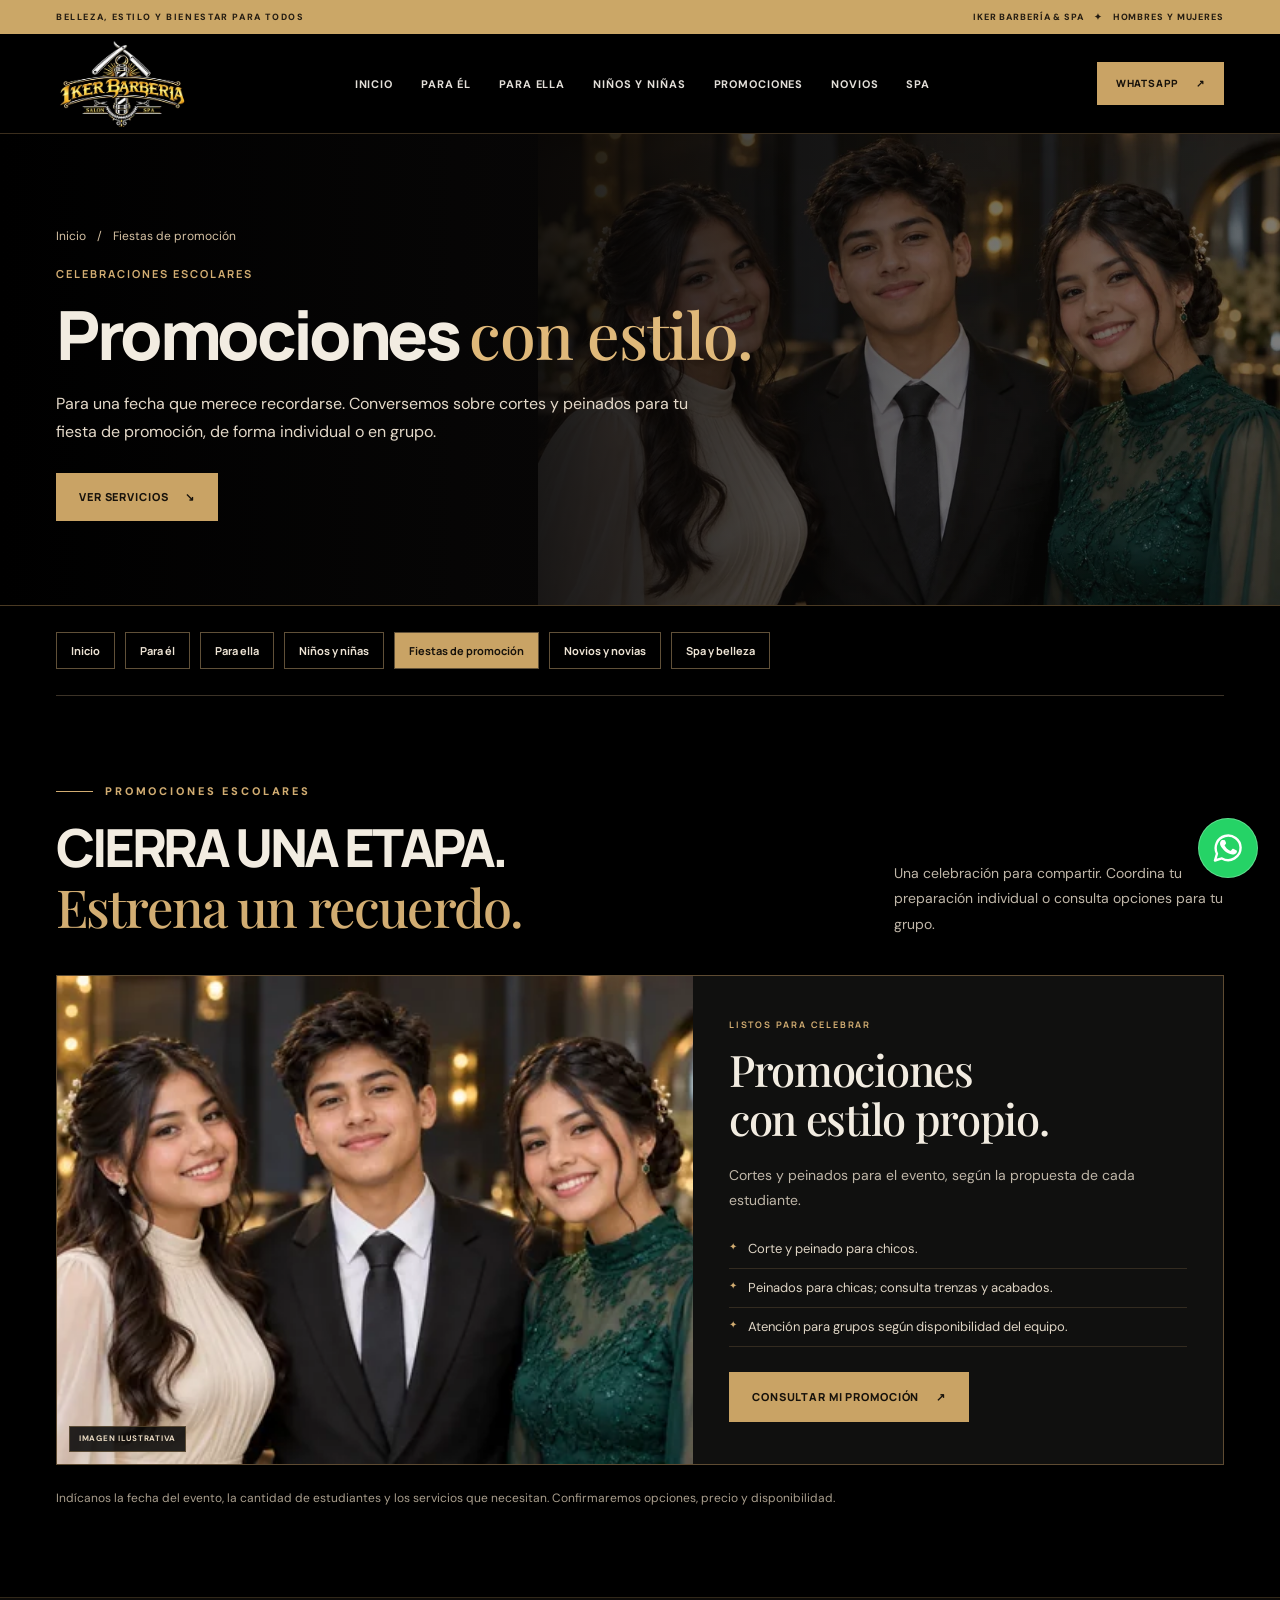
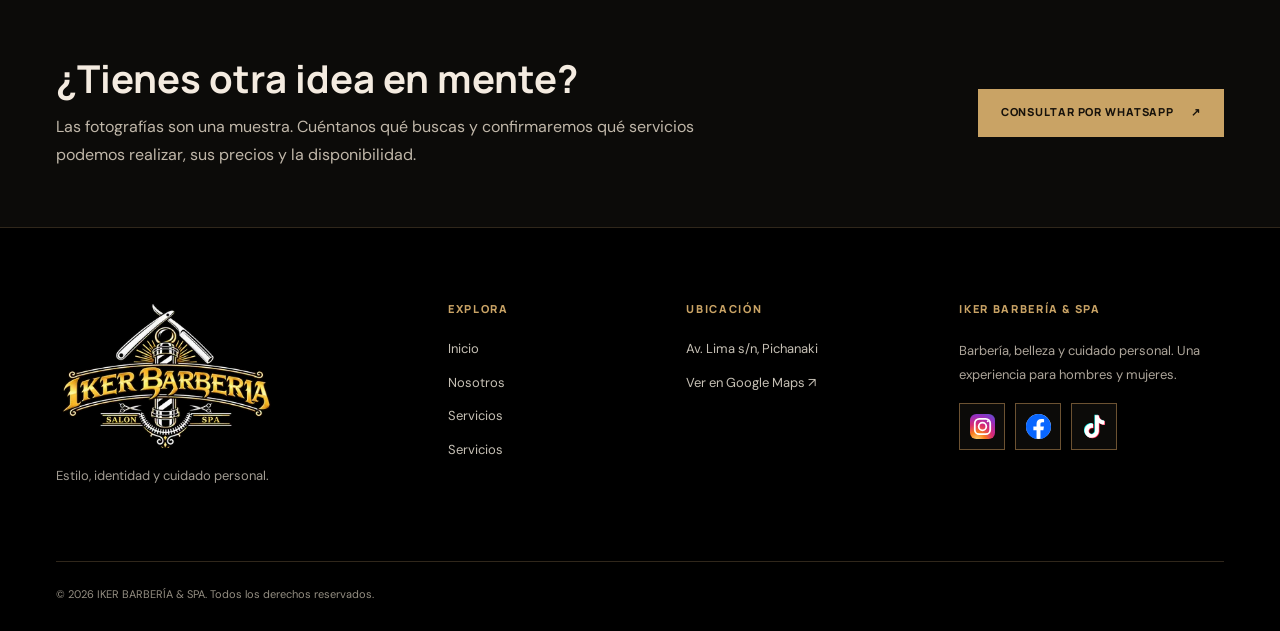
<file: fiestas-de-promocion/index.html>
<!DOCTYPE html>
<html lang="es-PE"><head><meta charset="utf-8"><meta name="viewport" content="width=device-width, initial-scale=1">
<meta name="theme-color" content="#000000">
<title>Fiestas de promoción | IKER BARBERÍA &amp; SPA en Pichanaki</title><meta name="description" content="Cortes y peinados para fiestas de promoción escolar en Pichanaki. Consulta la preparación individual y opciones para grupos en IKER BARBERÍA &amp; SPA.">
<link rel="canonical" href="https://ikerbarberiaspa.github.io/fiestas-de-promocion/"><link rel="icon" href="../img/identidad/favicon.png" type="image/png">
<meta property="og:type" content="website"><meta property="og:locale" content="es_PE"><meta property="og:title" content="Fiestas de promoción | IKER BARBERÍA &amp; SPA en Pichanaki">
<meta property="og:description" content="Cortes y peinados para fiestas de promoción escolar en Pichanaki. Consulta la preparación individual y opciones para grupos en IKER BARBERÍA &amp; SPA."><meta property="og:url" content="https://ikerbarberiaspa.github.io/fiestas-de-promocion/"><meta property="og:image" content="https://ikerbarberiaspa.github.io/img/promociones/promociones.webp">
<meta name="twitter:card" content="summary_large_image">
<link rel="preconnect" href="https://fonts.googleapis.com"><link rel="preconnect" href="https://fonts.gstatic.com" crossorigin>
<link href="https://fonts.googleapis.com/css2?family=DM+Sans:wght@400;500;600;700&amp;family=Manrope:wght@400;500;600;700;800&amp;family=Playfair+Display:wght@400;500;600;700&amp;display=swap" rel="stylesheet">
<link href="../css/estilos.css" rel="stylesheet"><link href="../css/personalizacion.css" rel="stylesheet"><link href="../css/ampliacion.css" rel="stylesheet"><link href="../css/paginas.css" rel="stylesheet">
<script defer src="../js/app.js"></script><script defer src="../js/ampliacion.js"></script><script type="application/ld+json">{"@context":"https://schema.org","@graph":[{"@type":"WebPage","@id":"https://ikerbarberiaspa.github.io/fiestas-de-promocion/#pagina","url":"https://ikerbarberiaspa.github.io/fiestas-de-promocion/","name":"Fiestas de promoción | IKER BARBERÍA & SPA en Pichanaki","description":"Cortes y peinados para fiestas de promoción escolar en Pichanaki. Consulta la preparación individual y opciones para grupos en IKER BARBERÍA & SPA.","inLanguage":"es-PE","isPartOf":{"@id":"https://ikerbarberiaspa.github.io/#website"},"about":{"@id":"https://ikerbarberiaspa.github.io/#negocio"}},{"@type":"BreadcrumbList","itemListElement":[{"@type":"ListItem","position":1,"name":"Inicio","item":"https://ikerbarberiaspa.github.io/"},{"@type":"ListItem","position":2,"name":"Fiestas de promoción","item":"https://ikerbarberiaspa.github.io/fiestas-de-promocion/"}]}]}</script>
<link href="../css/mejoras.css" rel="stylesheet"></head><body class="subpage-main"><a class="skip-link" href="#contenido">Ir al contenido</a>
<div aria-label="IKER BARBERÍA &amp; SPA" class="announcement"><span>BELLEZA, ESTILO Y BIENESTAR PARA TODOS</span><span class="announcement-right">IKER BARBERÍA &amp; SPA <span aria-hidden="true">✦</span> HOMBRES Y MUJERES</span>
</div>
<header class="site-header" id="cabecera">
<div class="shell header-inner">
<a aria-label="IKER BARBERÍA &amp; SPA, ir al inicio" class="brand" href="../index.html">
<img alt="IKER Barbería · Salón · Spa" class="brand-logo" decoding="async" height="1024" src="../img/responsive/identidad/logo-iker-transparente-320.webp" width="1536" sizes="(max-width: 900px) 110px, 132px" srcset="../img/responsive/identidad/logo-iker-transparente-320.webp 320w, ../img/responsive/identidad/logo-iker-transparente-640.webp 640w">
</a>
<nav aria-label="Menú principal" class="primary-nav" id="navegacion">






<a class="nav-link" href="../index.html">Inicio</a><a class="nav-link" href="../para-el/index.html">Para él</a><a class="nav-link" href="../para-ella/index.html">Para ella</a><a class="nav-link" href="../ninos-y-ninas/index.html">Niños y niñas</a><a aria-current="page" class="nav-link active" href="../fiestas-de-promocion/index.html">Promociones</a><a class="nav-link" href="../novios-y-novias/index.html">Novios</a><a class="nav-link" href="../spa-y-belleza/index.html">Spa</a></nav>
<div class="header-actions">
<a class="btn btn-gold header-book" href="https://wa.me/51968591748?text=%C2%A1Hola%2C%20IKER%21%20Quisiera%20consultar%20por%20un%20servicio%20y%20coordinar%20una%20cita.%20%C2%BFTienen%20disponibilidad%3F" target="_blank" rel="noopener noreferrer" aria-label="Consultar disponibilidad por WhatsApp (abre en una pestaña nueva)">WHATSAPP <span aria-hidden="true">↗</span></a>
<button aria-controls="navegacion" aria-expanded="false" aria-label="Abrir menú" class="menu-toggle" type="button"><span></span><span></span><span></span>
</button>
</div>
</div>
</header>
<main id="contenido"><section class="subpage-intro" aria-labelledby="pagina-titulo">
<img class="subpage-intro-img" src="../img/responsive/promociones/promociones-480.webp" alt="" fetchpriority="high" decoding="async" width="1536" height="1024" sizes="(max-width: 930px) 100vw, 60vw" srcset="../img/responsive/promociones/promociones-480.webp 480w, ../img/responsive/promociones/promociones-960.webp 960w, ../img/promociones/promociones.webp 1536w">
<div class="shell subpage-intro-inner"><nav aria-label="Ruta de navegación" class="subpage-crumbs"><a href="../index.html">Inicio</a><span aria-hidden="true">/</span><span>Fiestas de promoción</span></nav>
<p class="subpage-kicker">CELEBRACIONES ESCOLARES</p><h1 id="pagina-titulo">Promociones <em>con estilo.</em></h1><p class="subpage-intro-lead">Para una fecha que merece recordarse. Conversemos sobre cortes y peinados para tu fiesta de promoción, de forma individual o en grupo.</p>
<a class="btn btn-gold" href="#servicios">VER SERVICIOS <span aria-hidden="true">↘</span></a></div></section>
<div class="shell"><nav aria-label="Todas las categorías" class="subpage-nav"><a href="../index.html">Inicio</a><a href="../para-el/index.html">Para él</a><a href="../para-ella/index.html">Para ella</a><a href="../ninos-y-ninas/index.html">Niños y niñas</a><a href="../fiestas-de-promocion/index.html" aria-current="page">Fiestas de promoción</a><a href="../novios-y-novias/index.html">Novios y novias</a><a href="../spa-y-belleza/index.html">Spa y belleza</a></nav></div>
<section aria-labelledby="iker-school-title" class="iker-extension iker-school" id="servicios">
<div class="shell">
<div class="iker-section-heading reveal">
<div>
<p class="overline"><span class="line"></span> PROMOCIONES ESCOLARES</p>
<h2 id="iker-school-title">CIERRA UNA ETAPA.<br><em>Estrena un recuerdo.</em>
</h2>
</div>
<p>Una celebración para compartir. Coordina tu preparación individual o consulta opciones para tu grupo.</p>
</div>
<div class="iker-school-panel reveal">
<div class="iker-school-photo">
<img alt="Grupo de estudiantes con peinados para su promoción escolar" decoding="async" height="1024" loading="lazy" src="../img/responsive/promociones/promociones-480.webp" width="1536" sizes="(max-width: 620px) 100vw, (max-width: 950px) 50vw, 33vw" srcset="../img/responsive/promociones/promociones-480.webp 480w, ../img/responsive/promociones/promociones-960.webp 960w, ../img/promociones/promociones.webp 1536w"><span class="iker-photo-tag">IMAGEN ILUSTRATIVA</span>
</div>
<div class="iker-school-copy">
<p class="iker-eyebrow">LISTOS PARA CELEBRAR</p>
<h3>Promociones<br>con estilo propio.</h3>
<p>Cortes y peinados para el evento, según la propuesta de cada estudiante.</p>
<ul>
<li>Corte y peinado para chicos.</li>
<li>Peinados para chicas; consulta trenzas y acabados.</li>
<li>Atención para grupos según disponibilidad del equipo.</li>
</ul>
<a class="btn btn-gold" href="https://wa.me/51968591748?text=%C2%A1Hola%2C%20IKER%21%20Quisiera%20informaci%C3%B3n%20y%20disponibilidad%20para%20promociones%20escolares%20y%20atenci%C3%B3n%20para%20grupos." rel="noopener noreferrer" target="_blank">CONSULTAR MI PROMOCIÓN <span aria-hidden="true">↗</span>
</a>
</div>
</div>
<p class="iker-section-note">Indícanos la fecha del evento, la cantidad de estudiantes y los servicios que necesitan. Confirmaremos opciones, precio y disponibilidad.</p>
</div>
</section>
<section class="subpage-callout" aria-labelledby="consulta-titulo"><div class="shell subpage-callout-inner"><div>
 <h2 id="consulta-titulo">¿Tienes otra idea en mente?</h2><p>Las fotografías son una muestra. Cuéntanos qué buscas y confirmaremos qué servicios podemos realizar, sus precios y la disponibilidad.</p></div>
 <a class="btn btn-gold" href="https://wa.me/51968591748?text=Hola%2C+IKER+BARBER%C3%8DA+%26+SPA.+Quisiera+consultar+servicios%2C+precios+y+disponibilidad+de+fiestas+de+promoci%C3%B3n." target="_blank" rel="noopener noreferrer">CONSULTAR POR WHATSAPP <span aria-hidden="true">↗</span></a></div></section>
</main><footer class="footer">
<div class="shell footer-main">
<div class="footer-brand">
<a class="brand" href="../index.html">
<img alt="IKER Barbería · Salón · Spa" class="brand-logo" decoding="async" height="1024" src="../img/responsive/identidad/logo-iker-transparente-320.webp" width="1536" sizes="(max-width: 900px) 110px, 132px" srcset="../img/responsive/identidad/logo-iker-transparente-320.webp 320w, ../img/responsive/identidad/logo-iker-transparente-640.webp 640w" loading="lazy">
</a>
<p>Estilo, identidad y cuidado personal.</p>
</div>
<div class="footer-links"><strong>EXPLORA</strong>
<a href="../index.html#inicio">Inicio</a>
<a href="../index.html#nosotros">Nosotros</a>
<a href="../index.html#servicios">Servicios</a>
<a href="../index.html#servicios">Servicios</a>
</div>
<div class="footer-links"><strong>UBICACIÓN</strong>
<a href="../index.html#contacto">Av. Lima s/n, Pichanaki</a>
<a href="https://www.google.com/maps/dir//Iker+Barber%C3%ADa+Spa,+Av+Lima+s%2Fn,+Pichanaki+12866/data=!4m8!4m7!1m0!1m5!1m1!1s0x910a2d4d54e1767b:0xe0b9c890db10d2a2!2m2!1d-74.8751784!2d-10.9256373" rel="noopener noreferrer" target="_blank">Ver en Google Maps ↗</a>
</div>
<div class="footer-news"><strong>IKER BARBERÍA &amp; SPA</strong>
<p>Barbería, belleza y cuidado personal. Una experiencia para hombres y mujeres.</p>
<nav aria-label="Redes sociales de IKER Barbería Spa en el pie de página" class="social-links social-links-footer">
<a aria-label="Visitar Instagram de IKER Barbería Spa (abre en una pestaña nueva)" class="social-link" href="https://www.instagram.com/ikerbarberiaspa/" rel="noopener noreferrer" target="_blank" title="Instagram">
<img alt="" aria-hidden="true" class="social-icon" height="24" src="../img/redes-sociales/social-instagram.svg" width="24">
</a>
<a aria-label="Visitar Facebook de IKER Barbería Spa (abre en una pestaña nueva)" class="social-link" href="https://www.facebook.com/profile.php?id=100064150654777" rel="noopener noreferrer" target="_blank" title="Facebook">
<img alt="" aria-hidden="true" class="social-icon" height="24" src="../img/redes-sociales/social-facebook.svg" width="24">
</a>
<a aria-label="Visitar TikTok de IKER Barbería Spa (abre en una pestaña nueva)" class="social-link" href="https://www.tiktok.com/@iker.barbera.spa" rel="noopener noreferrer" target="_blank" title="TikTok">
<img alt="" aria-hidden="true" class="social-icon" height="24" src="../img/redes-sociales/social-tiktok.svg" width="24">
</a>
</nav>
</div>
</div>
<div class="footer-lower shell"><span>© <span id="year">2026</span> IKER BARBERÍA &amp; SPA. Todos los derechos reservados.</span></div>
</footer>
<a aria-label="Consultar por un servicio de IKER Barbería Spa en WhatsApp (abre en una pestaña nueva)" class="whatsapp-float" href="https://wa.me/51968591748?text=%C2%A1Hola%2C%20IKER%20Barber%C3%ADa%20Spa!%20Les%20escribo%20porque%20me%20interesa%20uno%20de%20sus%20servicios.%20%C2%BFPodr%C3%ADan%20brindarme%20informaci%C3%B3n%20y%20disponibilidad%20de%20atenci%C3%B3n%3F" rel="noopener noreferrer" target="_blank" title="Escríbenos por WhatsApp">
<img alt="" aria-hidden="true" height="32" src="../img/redes-sociales/social-whatsapp.svg" width="32">
</a>
</body></html>
</file>
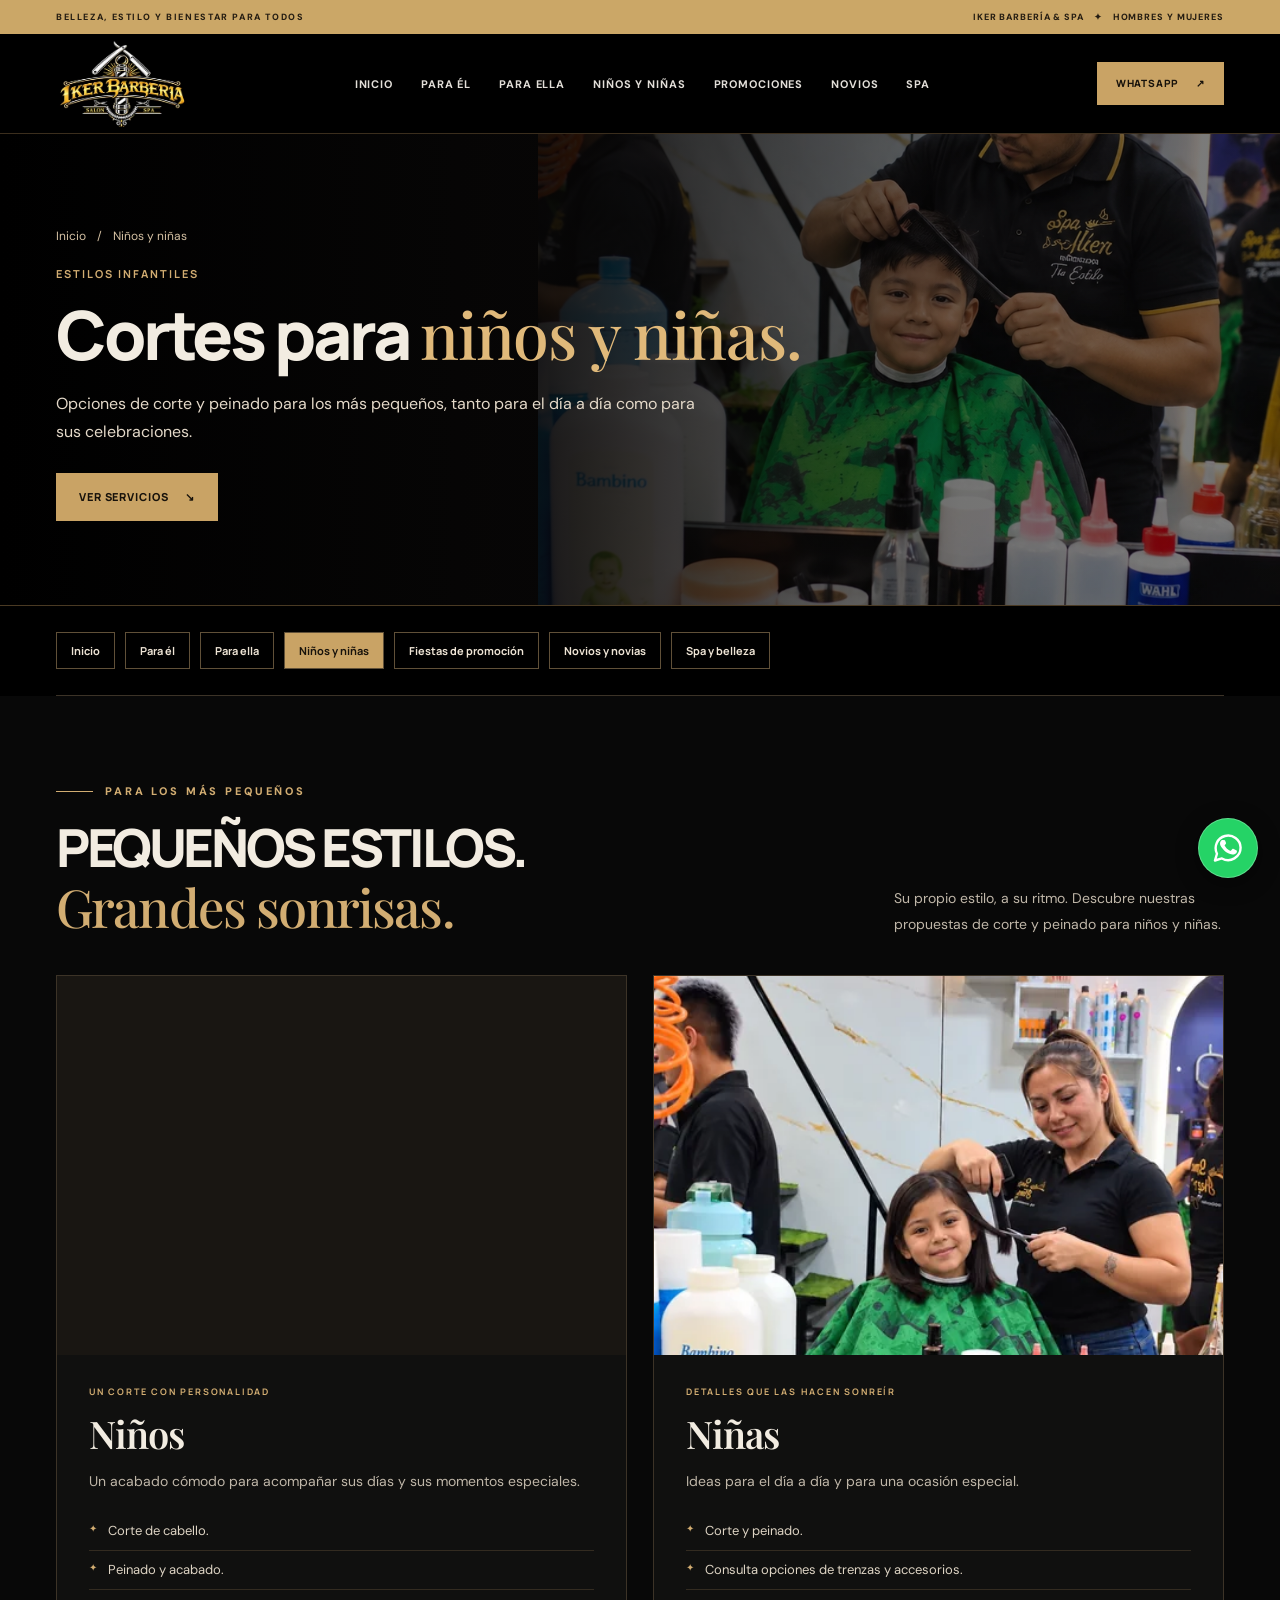
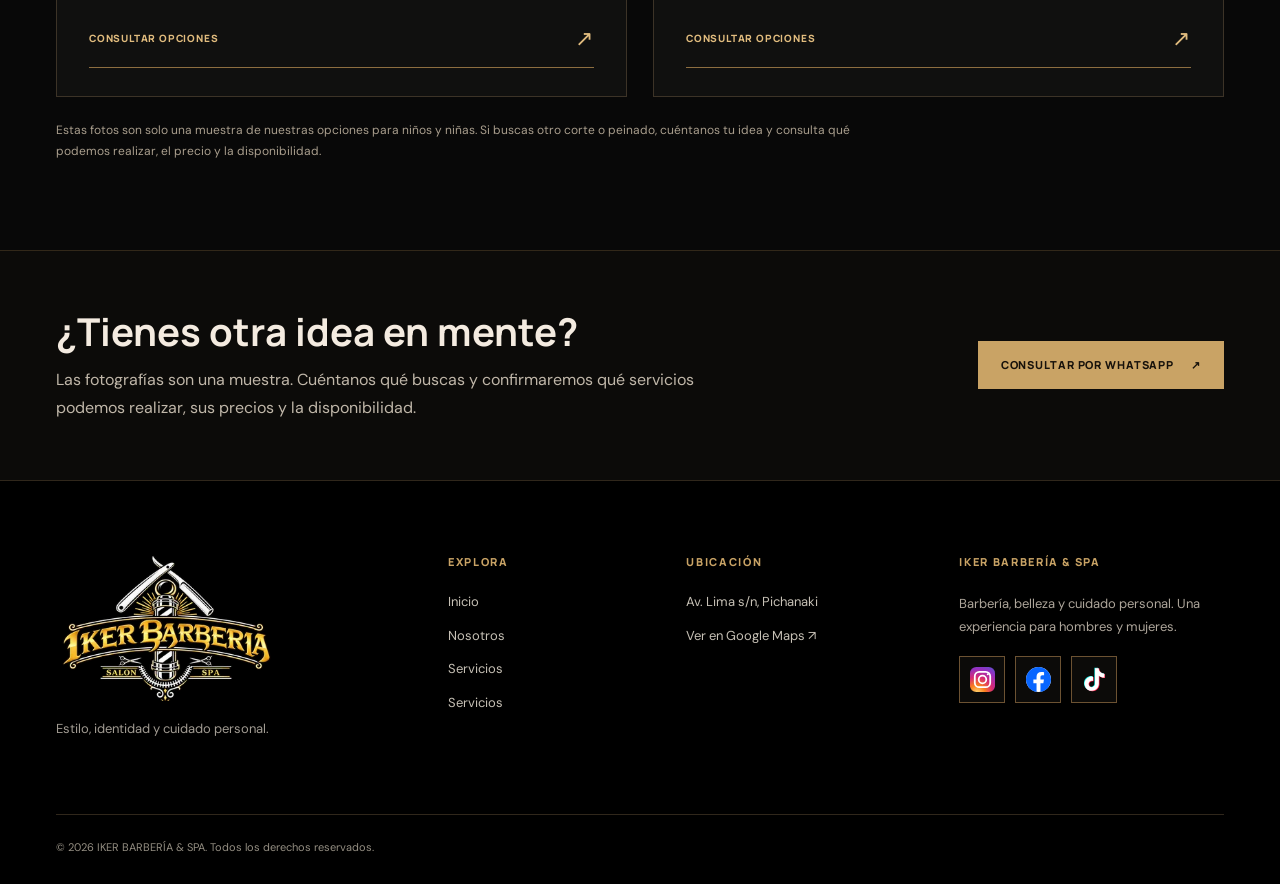
<file: ninos-y-ninas/index.html>
<!DOCTYPE html>
<html lang="es-PE"><head><meta charset="utf-8"><meta name="viewport" content="width=device-width, initial-scale=1">
<meta name="theme-color" content="#000000">
<title>Niños y niñas | IKER BARBERÍA &amp; SPA en Pichanaki</title><meta name="description" content="Cortes de cabello y peinados para niños y niñas en Pichanaki. Consulta las opciones infantiles de IKER BARBERÍA &amp; SPA.">
<link rel="canonical" href="https://ikerbarberiaspa.github.io/ninos-y-ninas/"><link rel="icon" href="../img/identidad/favicon.png" type="image/png">
<meta property="og:type" content="website"><meta property="og:locale" content="es_PE"><meta property="og:title" content="Niños y niñas | IKER BARBERÍA &amp; SPA en Pichanaki">
<meta property="og:description" content="Cortes de cabello y peinados para niños y niñas en Pichanaki. Consulta las opciones infantiles de IKER BARBERÍA &amp; SPA."><meta property="og:url" content="https://ikerbarberiaspa.github.io/ninos-y-ninas/"><meta property="og:image" content="https://ikerbarberiaspa.github.io/img/infantil/cortes-ninos/corte-cabello-nino.webp">
<meta name="twitter:card" content="summary_large_image">
<link rel="preconnect" href="https://fonts.googleapis.com"><link rel="preconnect" href="https://fonts.gstatic.com" crossorigin>
<link href="https://fonts.googleapis.com/css2?family=DM+Sans:wght@400;500;600;700&amp;family=Manrope:wght@400;500;600;700;800&amp;family=Playfair+Display:wght@400;500;600;700&amp;display=swap" rel="stylesheet">
<link href="../css/estilos.css" rel="stylesheet"><link href="../css/personalizacion.css" rel="stylesheet"><link href="../css/ampliacion.css" rel="stylesheet"><link href="../css/paginas.css" rel="stylesheet">
<script defer src="../js/app.js"></script><script defer src="../js/ampliacion.js"></script><script type="application/ld+json">{"@context":"https://schema.org","@graph":[{"@type":"WebPage","@id":"https://ikerbarberiaspa.github.io/ninos-y-ninas/#pagina","url":"https://ikerbarberiaspa.github.io/ninos-y-ninas/","name":"Niños y niñas | IKER BARBERÍA & SPA en Pichanaki","description":"Cortes de cabello y peinados para niños y niñas en Pichanaki. Consulta las opciones infantiles de IKER BARBERÍA & SPA.","inLanguage":"es-PE","isPartOf":{"@id":"https://ikerbarberiaspa.github.io/#website"},"about":{"@id":"https://ikerbarberiaspa.github.io/#negocio"}},{"@type":"BreadcrumbList","itemListElement":[{"@type":"ListItem","position":1,"name":"Inicio","item":"https://ikerbarberiaspa.github.io/"},{"@type":"ListItem","position":2,"name":"Niños y niñas","item":"https://ikerbarberiaspa.github.io/ninos-y-ninas/"}]}]}</script>
<link href="../css/mejoras.css" rel="stylesheet"></head><body class="subpage-main"><a class="skip-link" href="#contenido">Ir al contenido</a>
<div aria-label="IKER BARBERÍA &amp; SPA" class="announcement"><span>BELLEZA, ESTILO Y BIENESTAR PARA TODOS</span><span class="announcement-right">IKER BARBERÍA &amp; SPA <span aria-hidden="true">✦</span> HOMBRES Y MUJERES</span>
</div>
<header class="site-header" id="cabecera">
<div class="shell header-inner">
<a aria-label="IKER BARBERÍA &amp; SPA, ir al inicio" class="brand" href="../index.html">
<img alt="IKER Barbería · Salón · Spa" class="brand-logo" decoding="async" height="1024" src="../img/responsive/identidad/logo-iker-transparente-320.webp" width="1536" sizes="(max-width: 900px) 110px, 132px" srcset="../img/responsive/identidad/logo-iker-transparente-320.webp 320w, ../img/responsive/identidad/logo-iker-transparente-640.webp 640w">
</a>
<nav aria-label="Menú principal" class="primary-nav" id="navegacion">






<a class="nav-link" href="../index.html">Inicio</a><a class="nav-link" href="../para-el/index.html">Para él</a><a class="nav-link" href="../para-ella/index.html">Para ella</a><a aria-current="page" class="nav-link active" href="../ninos-y-ninas/index.html">Niños y niñas</a><a class="nav-link" href="../fiestas-de-promocion/index.html">Promociones</a><a class="nav-link" href="../novios-y-novias/index.html">Novios</a><a class="nav-link" href="../spa-y-belleza/index.html">Spa</a></nav>
<div class="header-actions">
<a class="btn btn-gold header-book" href="https://wa.me/51968591748?text=%C2%A1Hola%2C%20IKER%21%20Quisiera%20consultar%20por%20un%20servicio%20y%20coordinar%20una%20cita.%20%C2%BFTienen%20disponibilidad%3F" target="_blank" rel="noopener noreferrer" aria-label="Consultar disponibilidad por WhatsApp (abre en una pestaña nueva)">WHATSAPP <span aria-hidden="true">↗</span></a>
<button aria-controls="navegacion" aria-expanded="false" aria-label="Abrir menú" class="menu-toggle" type="button"><span></span><span></span><span></span>
</button>
</div>
</div>
</header>
<main id="contenido"><section class="subpage-intro" aria-labelledby="pagina-titulo">
<img class="subpage-intro-img" src="../img/responsive/infantil/cortes-ninos/corte-cabello-nino-480.webp" alt="" fetchpriority="high" decoding="async" width="941" height="1671" sizes="(max-width: 930px) 100vw, 60vw" srcset="../img/responsive/infantil/cortes-ninos/corte-cabello-nino-480.webp 480w, ../img/infantil/cortes-ninos/corte-cabello-nino.webp 941w">
<div class="shell subpage-intro-inner"><nav aria-label="Ruta de navegación" class="subpage-crumbs"><a href="../index.html">Inicio</a><span aria-hidden="true">/</span><span>Niños y niñas</span></nav>
<p class="subpage-kicker">ESTILOS INFANTILES</p><h1 id="pagina-titulo">Cortes para <em>niños y niñas.</em></h1><p class="subpage-intro-lead">Opciones de corte y peinado para los más pequeños, tanto para el día a día como para sus celebraciones.</p>
<a class="btn btn-gold" href="#servicios">VER SERVICIOS <span aria-hidden="true">↘</span></a></div></section>
<div class="shell"><nav aria-label="Todas las categorías" class="subpage-nav"><a href="../index.html">Inicio</a><a href="../para-el/index.html">Para él</a><a href="../para-ella/index.html">Para ella</a><a href="../ninos-y-ninas/index.html" aria-current="page">Niños y niñas</a><a href="../fiestas-de-promocion/index.html">Fiestas de promoción</a><a href="../novios-y-novias/index.html">Novios y novias</a><a href="../spa-y-belleza/index.html">Spa y belleza</a></nav></div>
<section aria-labelledby="iker-family-title" class="iker-extension iker-family" id="servicios">
<div class="shell">

<div class="iker-section-heading reveal">
<div>
<p class="overline"><span class="line"></span> PARA LOS MÁS PEQUEÑOS</p>
<h2 id="iker-family-title">PEQUEÑOS ESTILOS.<br><em>Grandes sonrisas.</em>
</h2>
</div>
<p>Su propio estilo, a su ritmo. Descubre nuestras propuestas de corte y peinado para niños y niñas.</p>
</div>
<div class="iker-plan-grid">
<article class="iker-plan reveal" id="ninos">
<div class="iker-plan-photo">
<img alt="Corte de cabello para niño realizado en IKER BARBERÍA &amp; SPA" decoding="async" height="1671" loading="lazy" src="../img/responsive/infantil/cortes-ninos/corte-cabello-nino-480.webp" width="941" sizes="(max-width: 620px) 100vw, (max-width: 950px) 50vw, 33vw" srcset="../img/responsive/infantil/cortes-ninos/corte-cabello-nino-480.webp 480w, ../img/infantil/cortes-ninos/corte-cabello-nino.webp 941w">
</div>
<div class="iker-plan-body">
<p class="iker-eyebrow">UN CORTE CON PERSONALIDAD</p>
<h3>Niños</h3>
<p>Un acabado cómodo para acompañar sus días y sus momentos especiales.</p>
<ul>
<li>Corte de cabello.</li>
<li>Peinado y acabado.</li>
</ul>
<a aria-label="Consultar por WhatsApp: corte y peinado para niños" class="iker-plan-link" href="https://wa.me/51968591748?text=%C2%A1Hola%2C%20IKER%21%20Quisiera%20informaci%C3%B3n%20y%20disponibilidad%20para%20corte%20y%20peinado%20para%20ni%C3%B1os." rel="noopener noreferrer" target="_blank">CONSULTAR OPCIONES <span aria-hidden="true">↗</span>
</a>
</div>
</article>
<article class="iker-plan reveal" id="ninas">
<div class="iker-plan-photo">
<img alt="Corte de cabello para niña realizado en IKER BARBERÍA &amp; SPA" decoding="async" height="1672" loading="lazy" src="../img/responsive/infantil/cortes-ninas/corte-cabello-nina-480.webp" width="941" sizes="(max-width: 620px) 100vw, (max-width: 950px) 50vw, 33vw" srcset="../img/responsive/infantil/cortes-ninas/corte-cabello-nina-480.webp 480w, ../img/infantil/cortes-ninas/corte-cabello-nina.webp 941w">
</div>
<div class="iker-plan-body">
<p class="iker-eyebrow">DETALLES QUE LAS HACEN SONREÍR</p>
<h3>Niñas</h3>
<p>Ideas para el día a día y para una ocasión especial.</p>
<ul>
<li>Corte y peinado.</li>
<li>Consulta opciones de trenzas y accesorios.</li>
</ul>
<a aria-label="Consultar por WhatsApp: corte y peinado para niñas" class="iker-plan-link" href="https://wa.me/51968591748?text=%C2%A1Hola%2C%20IKER%21%20Quisiera%20informaci%C3%B3n%20y%20disponibilidad%20para%20corte%20y%20peinado%20para%20ni%C3%B1as." rel="noopener noreferrer" target="_blank">CONSULTAR OPCIONES <span aria-hidden="true">↗</span>
</a>
</div>
</article>
</div>
<p class="iker-section-note">Estas fotos son solo una muestra de nuestras opciones para niños y niñas. Si buscas otro corte o peinado, cuéntanos tu idea y consulta qué podemos realizar, el precio y la disponibilidad.</p>
</div>
</section>
<section class="subpage-callout" aria-labelledby="consulta-titulo"><div class="shell subpage-callout-inner"><div>
 <h2 id="consulta-titulo">¿Tienes otra idea en mente?</h2><p>Las fotografías son una muestra. Cuéntanos qué buscas y confirmaremos qué servicios podemos realizar, sus precios y la disponibilidad.</p></div>
 <a class="btn btn-gold" href="https://wa.me/51968591748?text=Hola%2C+IKER+BARBER%C3%8DA+%26+SPA.+Quisiera+consultar+servicios%2C+precios+y+disponibilidad+de+ni%C3%B1os+y+ni%C3%B1as." target="_blank" rel="noopener noreferrer">CONSULTAR POR WHATSAPP <span aria-hidden="true">↗</span></a></div></section>
</main><footer class="footer">
<div class="shell footer-main">
<div class="footer-brand">
<a class="brand" href="../index.html">
<img alt="IKER Barbería · Salón · Spa" class="brand-logo" decoding="async" height="1024" src="../img/responsive/identidad/logo-iker-transparente-320.webp" width="1536" sizes="(max-width: 900px) 110px, 132px" srcset="../img/responsive/identidad/logo-iker-transparente-320.webp 320w, ../img/responsive/identidad/logo-iker-transparente-640.webp 640w" loading="lazy">
</a>
<p>Estilo, identidad y cuidado personal.</p>
</div>
<div class="footer-links"><strong>EXPLORA</strong>
<a href="../index.html#inicio">Inicio</a>
<a href="../index.html#nosotros">Nosotros</a>
<a href="../index.html#servicios">Servicios</a>
<a href="../index.html#servicios">Servicios</a>
</div>
<div class="footer-links"><strong>UBICACIÓN</strong>
<a href="../index.html#contacto">Av. Lima s/n, Pichanaki</a>
<a href="https://www.google.com/maps/dir//Iker+Barber%C3%ADa+Spa,+Av+Lima+s%2Fn,+Pichanaki+12866/data=!4m8!4m7!1m0!1m5!1m1!1s0x910a2d4d54e1767b:0xe0b9c890db10d2a2!2m2!1d-74.8751784!2d-10.9256373" rel="noopener noreferrer" target="_blank">Ver en Google Maps ↗</a>
</div>
<div class="footer-news"><strong>IKER BARBERÍA &amp; SPA</strong>
<p>Barbería, belleza y cuidado personal. Una experiencia para hombres y mujeres.</p>
<nav aria-label="Redes sociales de IKER Barbería Spa en el pie de página" class="social-links social-links-footer">
<a aria-label="Visitar Instagram de IKER Barbería Spa (abre en una pestaña nueva)" class="social-link" href="https://www.instagram.com/ikerbarberiaspa/" rel="noopener noreferrer" target="_blank" title="Instagram">
<img alt="" aria-hidden="true" class="social-icon" height="24" src="../img/redes-sociales/social-instagram.svg" width="24">
</a>
<a aria-label="Visitar Facebook de IKER Barbería Spa (abre en una pestaña nueva)" class="social-link" href="https://www.facebook.com/profile.php?id=100064150654777" rel="noopener noreferrer" target="_blank" title="Facebook">
<img alt="" aria-hidden="true" class="social-icon" height="24" src="../img/redes-sociales/social-facebook.svg" width="24">
</a>
<a aria-label="Visitar TikTok de IKER Barbería Spa (abre en una pestaña nueva)" class="social-link" href="https://www.tiktok.com/@iker.barbera.spa" rel="noopener noreferrer" target="_blank" title="TikTok">
<img alt="" aria-hidden="true" class="social-icon" height="24" src="../img/redes-sociales/social-tiktok.svg" width="24">
</a>
</nav>
</div>
</div>
<div class="footer-lower shell"><span>© <span id="year">2026</span> IKER BARBERÍA &amp; SPA. Todos los derechos reservados.</span></div>
</footer>
<a aria-label="Consultar por un servicio de IKER Barbería Spa en WhatsApp (abre en una pestaña nueva)" class="whatsapp-float" href="https://wa.me/51968591748?text=%C2%A1Hola%2C%20IKER%20Barber%C3%ADa%20Spa!%20Les%20escribo%20porque%20me%20interesa%20uno%20de%20sus%20servicios.%20%C2%BFPodr%C3%ADan%20brindarme%20informaci%C3%B3n%20y%20disponibilidad%20de%20atenci%C3%B3n%3F" rel="noopener noreferrer" target="_blank" title="Escríbenos por WhatsApp">
<img alt="" aria-hidden="true" height="32" src="../img/redes-sociales/social-whatsapp.svg" width="32">
</a>
</body></html>
</file>
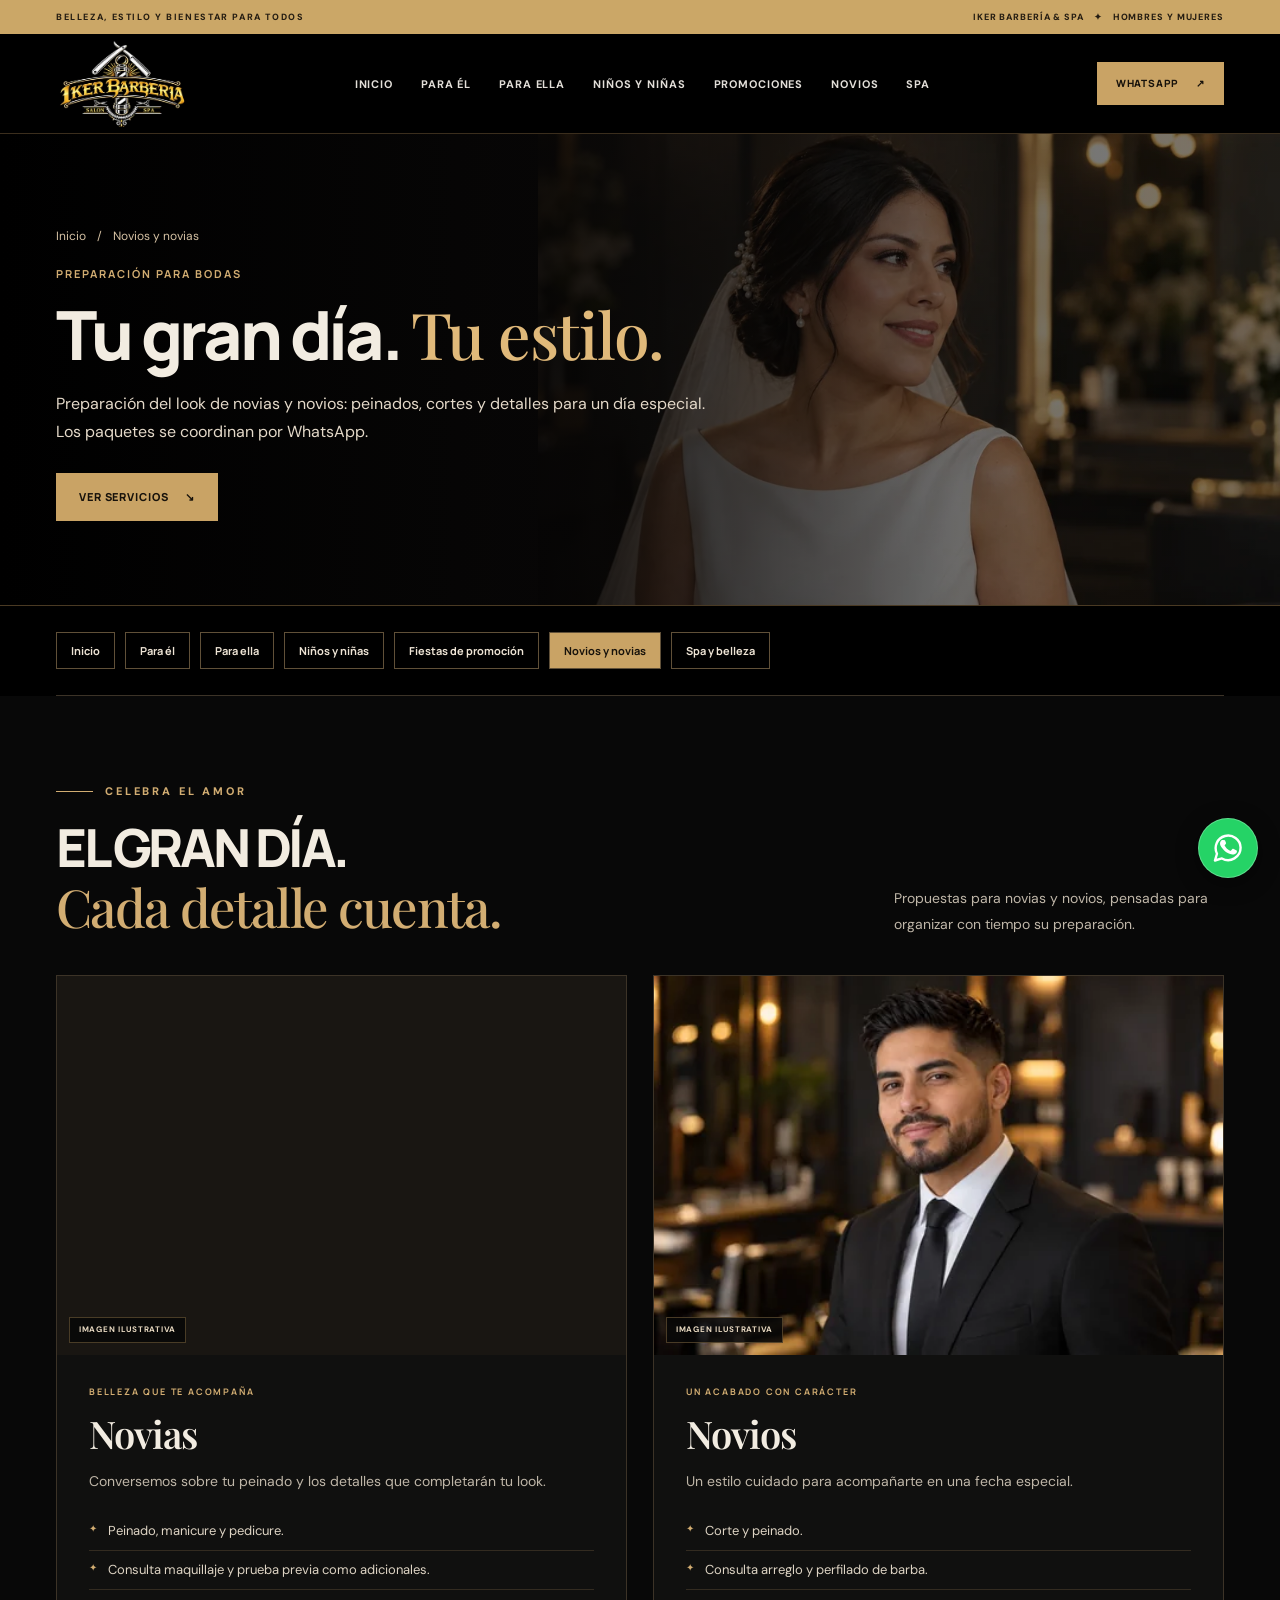
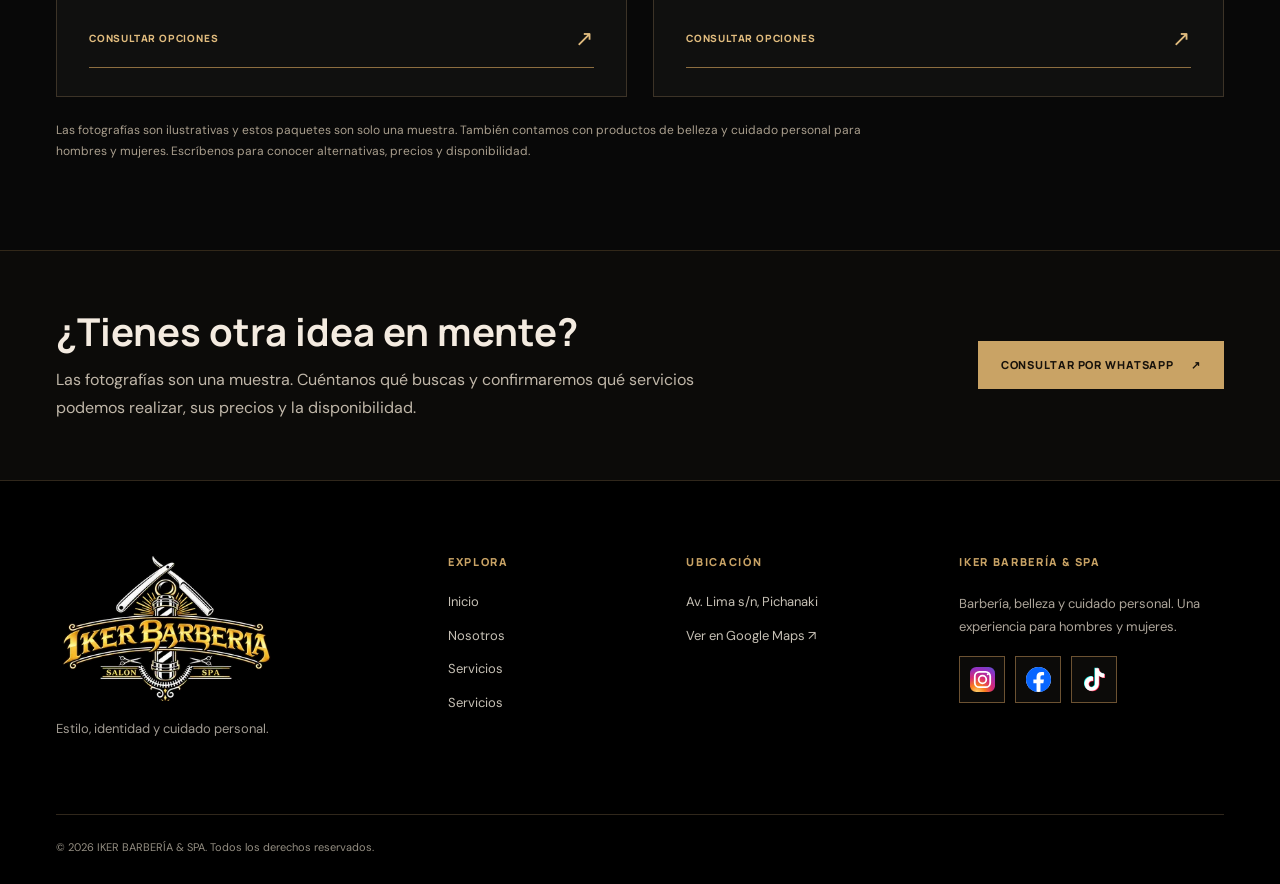
<file: novios-y-novias/index.html>
<!DOCTYPE html>
<html lang="es-PE"><head><meta charset="utf-8"><meta name="viewport" content="width=device-width, initial-scale=1">
<meta name="theme-color" content="#000000">
<title>Novios y novias | IKER BARBERÍA &amp; SPA en Pichanaki</title><meta name="description" content="Cortes, peinados y opciones de belleza para novios y novias en Pichanaki. Consulta paquetes y disponibilidad en IKER BARBERÍA &amp; SPA.">
<link rel="canonical" href="https://ikerbarberiaspa.github.io/novios-y-novias/"><link rel="icon" href="../img/identidad/favicon.png" type="image/png">
<meta property="og:type" content="website"><meta property="og:locale" content="es_PE"><meta property="og:title" content="Novios y novias | IKER BARBERÍA &amp; SPA en Pichanaki">
<meta property="og:description" content="Cortes, peinados y opciones de belleza para novios y novias en Pichanaki. Consulta paquetes y disponibilidad en IKER BARBERÍA &amp; SPA."><meta property="og:url" content="https://ikerbarberiaspa.github.io/novios-y-novias/"><meta property="og:image" content="https://ikerbarberiaspa.github.io/img/paquetes/novia.webp">
<meta name="twitter:card" content="summary_large_image">
<link rel="preconnect" href="https://fonts.googleapis.com"><link rel="preconnect" href="https://fonts.gstatic.com" crossorigin>
<link href="https://fonts.googleapis.com/css2?family=DM+Sans:wght@400;500;600;700&amp;family=Manrope:wght@400;500;600;700;800&amp;family=Playfair+Display:wght@400;500;600;700&amp;display=swap" rel="stylesheet">
<link href="../css/estilos.css" rel="stylesheet"><link href="../css/personalizacion.css" rel="stylesheet"><link href="../css/ampliacion.css" rel="stylesheet"><link href="../css/paginas.css" rel="stylesheet">
<script defer src="../js/app.js"></script><script defer src="../js/ampliacion.js"></script><script type="application/ld+json">{"@context":"https://schema.org","@graph":[{"@type":"WebPage","@id":"https://ikerbarberiaspa.github.io/novios-y-novias/#pagina","url":"https://ikerbarberiaspa.github.io/novios-y-novias/","name":"Novios y novias | IKER BARBERÍA & SPA en Pichanaki","description":"Cortes, peinados y opciones de belleza para novios y novias en Pichanaki. Consulta paquetes y disponibilidad en IKER BARBERÍA & SPA.","inLanguage":"es-PE","isPartOf":{"@id":"https://ikerbarberiaspa.github.io/#website"},"about":{"@id":"https://ikerbarberiaspa.github.io/#negocio"}},{"@type":"BreadcrumbList","itemListElement":[{"@type":"ListItem","position":1,"name":"Inicio","item":"https://ikerbarberiaspa.github.io/"},{"@type":"ListItem","position":2,"name":"Novios y novias","item":"https://ikerbarberiaspa.github.io/novios-y-novias/"}]}]}</script>
<link href="../css/mejoras.css" rel="stylesheet"></head><body class="subpage-main"><a class="skip-link" href="#contenido">Ir al contenido</a>
<div aria-label="IKER BARBERÍA &amp; SPA" class="announcement"><span>BELLEZA, ESTILO Y BIENESTAR PARA TODOS</span><span class="announcement-right">IKER BARBERÍA &amp; SPA <span aria-hidden="true">✦</span> HOMBRES Y MUJERES</span>
</div>
<header class="site-header" id="cabecera">
<div class="shell header-inner">
<a aria-label="IKER BARBERÍA &amp; SPA, ir al inicio" class="brand" href="../index.html">
<img alt="IKER Barbería · Salón · Spa" class="brand-logo" decoding="async" height="1024" src="../img/responsive/identidad/logo-iker-transparente-320.webp" width="1536" sizes="(max-width: 900px) 110px, 132px" srcset="../img/responsive/identidad/logo-iker-transparente-320.webp 320w, ../img/responsive/identidad/logo-iker-transparente-640.webp 640w">
</a>
<nav aria-label="Menú principal" class="primary-nav" id="navegacion">






<a class="nav-link" href="../index.html">Inicio</a><a class="nav-link" href="../para-el/index.html">Para él</a><a class="nav-link" href="../para-ella/index.html">Para ella</a><a class="nav-link" href="../ninos-y-ninas/index.html">Niños y niñas</a><a class="nav-link" href="../fiestas-de-promocion/index.html">Promociones</a><a aria-current="page" class="nav-link active" href="../novios-y-novias/index.html">Novios</a><a class="nav-link" href="../spa-y-belleza/index.html">Spa</a></nav>
<div class="header-actions">
<a class="btn btn-gold header-book" href="https://wa.me/51968591748?text=%C2%A1Hola%2C%20IKER%21%20Quisiera%20consultar%20por%20un%20servicio%20y%20coordinar%20una%20cita.%20%C2%BFTienen%20disponibilidad%3F" target="_blank" rel="noopener noreferrer" aria-label="Consultar disponibilidad por WhatsApp (abre en una pestaña nueva)">WHATSAPP <span aria-hidden="true">↗</span></a>
<button aria-controls="navegacion" aria-expanded="false" aria-label="Abrir menú" class="menu-toggle" type="button"><span></span><span></span><span></span>
</button>
</div>
</div>
</header>
<main id="contenido"><section class="subpage-intro" aria-labelledby="pagina-titulo">
<img class="subpage-intro-img" src="../img/responsive/paquetes/novia-480.webp" alt="" fetchpriority="high" decoding="async" width="1536" height="1024" sizes="(max-width: 930px) 100vw, 60vw" srcset="../img/responsive/paquetes/novia-480.webp 480w, ../img/responsive/paquetes/novia-960.webp 960w, ../img/paquetes/novia.webp 1536w">
<div class="shell subpage-intro-inner"><nav aria-label="Ruta de navegación" class="subpage-crumbs"><a href="../index.html">Inicio</a><span aria-hidden="true">/</span><span>Novios y novias</span></nav>
<p class="subpage-kicker">PREPARACIÓN PARA BODAS</p><h1 id="pagina-titulo">Tu gran día. <em>Tu estilo.</em></h1><p class="subpage-intro-lead">Preparación del look de novias y novios: peinados, cortes y detalles para un día especial. Los paquetes se coordinan por WhatsApp.</p>
<a class="btn btn-gold" href="#servicios">VER SERVICIOS <span aria-hidden="true">↘</span></a></div></section>
<div class="shell"><nav aria-label="Todas las categorías" class="subpage-nav"><a href="../index.html">Inicio</a><a href="../para-el/index.html">Para él</a><a href="../para-ella/index.html">Para ella</a><a href="../ninos-y-ninas/index.html">Niños y niñas</a><a href="../fiestas-de-promocion/index.html">Fiestas de promoción</a><a href="../novios-y-novias/index.html" aria-current="page">Novios y novias</a><a href="../spa-y-belleza/index.html">Spa y belleza</a></nav></div>
<section aria-labelledby="iker-wedding-title" class="iker-extension iker-weddings" id="servicios">
<div class="shell">
<div class="iker-section-heading reveal">
<div>
<p class="overline"><span class="line"></span> CELEBRA EL AMOR</p>
<h2 id="iker-wedding-title">EL GRAN DÍA.<br><em>Cada detalle cuenta.</em>
</h2>
</div>
<p>Propuestas para novias y novios, pensadas para organizar con tiempo su preparación.</p>
</div>
<div class="iker-plan-grid">
<article class="iker-plan reveal" id="novias">
<div class="iker-plan-photo">
<img alt="Retrato ilustrativo de paquete para novias" decoding="async" height="1024" loading="lazy" src="../img/responsive/paquetes/novia-480.webp" width="1536" sizes="(max-width: 620px) 100vw, (max-width: 950px) 50vw, 33vw" srcset="../img/responsive/paquetes/novia-480.webp 480w, ../img/responsive/paquetes/novia-960.webp 960w, ../img/paquetes/novia.webp 1536w"><span class="iker-photo-tag">IMAGEN ILUSTRATIVA</span>
</div>
<div class="iker-plan-body">
<p class="iker-eyebrow">BELLEZA QUE TE ACOMPAÑA</p>
<h3>Novias</h3>
<p>Conversemos sobre tu peinado y los detalles que completarán tu look.</p>
<ul>
<li>Peinado, manicure y pedicure.</li>
<li>Consulta maquillaje y prueba previa como adicionales.</li>
</ul>
<a aria-label="Consultar por WhatsApp: paquete para novias" class="iker-plan-link" href="https://wa.me/51968591748?text=%C2%A1Hola%2C%20IKER%21%20Quisiera%20informaci%C3%B3n%20y%20disponibilidad%20para%20paquete%20para%20novias." rel="noopener noreferrer" target="_blank">CONSULTAR OPCIONES <span aria-hidden="true">↗</span>
</a>
</div>
</article>
<article class="iker-plan reveal" id="novios">
<div class="iker-plan-photo">
<img alt="Retrato ilustrativo de paquete para novios" decoding="async" height="1024" loading="lazy" src="../img/responsive/paquetes/novio-480.webp" width="1536" sizes="(max-width: 620px) 100vw, (max-width: 950px) 50vw, 33vw" srcset="../img/responsive/paquetes/novio-480.webp 480w, ../img/responsive/paquetes/novio-960.webp 960w, ../img/paquetes/novio.webp 1536w"><span class="iker-photo-tag">IMAGEN ILUSTRATIVA</span>
</div>
<div class="iker-plan-body">
<p class="iker-eyebrow">UN ACABADO CON CARÁCTER</p>
<h3>Novios</h3>
<p>Un estilo cuidado para acompañarte en una fecha especial.</p>
<ul>
<li>Corte y peinado.</li>
<li>Consulta arreglo y perfilado de barba.</li>
</ul>
<a aria-label="Consultar por WhatsApp: paquete para novios" class="iker-plan-link" href="https://wa.me/51968591748?text=%C2%A1Hola%2C%20IKER%21%20Quisiera%20informaci%C3%B3n%20y%20disponibilidad%20para%20paquete%20para%20novios." rel="noopener noreferrer" target="_blank">CONSULTAR OPCIONES <span aria-hidden="true">↗</span>
</a>
</div>
</article>
</div>
<p class="iker-section-note">Las fotografías son ilustrativas y estos paquetes son solo una muestra. También contamos con productos de belleza y cuidado personal para hombres y mujeres. Escríbenos para conocer alternativas, precios y disponibilidad.</p>
</div>
</section>
<section class="subpage-callout" aria-labelledby="consulta-titulo"><div class="shell subpage-callout-inner"><div>
 <h2 id="consulta-titulo">¿Tienes otra idea en mente?</h2><p>Las fotografías son una muestra. Cuéntanos qué buscas y confirmaremos qué servicios podemos realizar, sus precios y la disponibilidad.</p></div>
 <a class="btn btn-gold" href="https://wa.me/51968591748?text=Hola%2C+IKER+BARBER%C3%8DA+%26+SPA.+Quisiera+consultar+servicios%2C+precios+y+disponibilidad+de+novios+y+novias." target="_blank" rel="noopener noreferrer">CONSULTAR POR WHATSAPP <span aria-hidden="true">↗</span></a></div></section>
</main><footer class="footer">
<div class="shell footer-main">
<div class="footer-brand">
<a class="brand" href="../index.html">
<img alt="IKER Barbería · Salón · Spa" class="brand-logo" decoding="async" height="1024" src="../img/responsive/identidad/logo-iker-transparente-320.webp" width="1536" sizes="(max-width: 900px) 110px, 132px" srcset="../img/responsive/identidad/logo-iker-transparente-320.webp 320w, ../img/responsive/identidad/logo-iker-transparente-640.webp 640w" loading="lazy">
</a>
<p>Estilo, identidad y cuidado personal.</p>
</div>
<div class="footer-links"><strong>EXPLORA</strong>
<a href="../index.html#inicio">Inicio</a>
<a href="../index.html#nosotros">Nosotros</a>
<a href="../index.html#servicios">Servicios</a>
<a href="../index.html#servicios">Servicios</a>
</div>
<div class="footer-links"><strong>UBICACIÓN</strong>
<a href="../index.html#contacto">Av. Lima s/n, Pichanaki</a>
<a href="https://www.google.com/maps/dir//Iker+Barber%C3%ADa+Spa,+Av+Lima+s%2Fn,+Pichanaki+12866/data=!4m8!4m7!1m0!1m5!1m1!1s0x910a2d4d54e1767b:0xe0b9c890db10d2a2!2m2!1d-74.8751784!2d-10.9256373" rel="noopener noreferrer" target="_blank">Ver en Google Maps ↗</a>
</div>
<div class="footer-news"><strong>IKER BARBERÍA &amp; SPA</strong>
<p>Barbería, belleza y cuidado personal. Una experiencia para hombres y mujeres.</p>
<nav aria-label="Redes sociales de IKER Barbería Spa en el pie de página" class="social-links social-links-footer">
<a aria-label="Visitar Instagram de IKER Barbería Spa (abre en una pestaña nueva)" class="social-link" href="https://www.instagram.com/ikerbarberiaspa/" rel="noopener noreferrer" target="_blank" title="Instagram">
<img alt="" aria-hidden="true" class="social-icon" height="24" src="../img/redes-sociales/social-instagram.svg" width="24">
</a>
<a aria-label="Visitar Facebook de IKER Barbería Spa (abre en una pestaña nueva)" class="social-link" href="https://www.facebook.com/profile.php?id=100064150654777" rel="noopener noreferrer" target="_blank" title="Facebook">
<img alt="" aria-hidden="true" class="social-icon" height="24" src="../img/redes-sociales/social-facebook.svg" width="24">
</a>
<a aria-label="Visitar TikTok de IKER Barbería Spa (abre en una pestaña nueva)" class="social-link" href="https://www.tiktok.com/@iker.barbera.spa" rel="noopener noreferrer" target="_blank" title="TikTok">
<img alt="" aria-hidden="true" class="social-icon" height="24" src="../img/redes-sociales/social-tiktok.svg" width="24">
</a>
</nav>
</div>
</div>
<div class="footer-lower shell"><span>© <span id="year">2026</span> IKER BARBERÍA &amp; SPA. Todos los derechos reservados.</span></div>
</footer>
<a aria-label="Consultar por un servicio de IKER Barbería Spa en WhatsApp (abre en una pestaña nueva)" class="whatsapp-float" href="https://wa.me/51968591748?text=%C2%A1Hola%2C%20IKER%20Barber%C3%ADa%20Spa!%20Les%20escribo%20porque%20me%20interesa%20uno%20de%20sus%20servicios.%20%C2%BFPodr%C3%ADan%20brindarme%20informaci%C3%B3n%20y%20disponibilidad%20de%20atenci%C3%B3n%3F" rel="noopener noreferrer" target="_blank" title="Escríbenos por WhatsApp">
<img alt="" aria-hidden="true" height="32" src="../img/redes-sociales/social-whatsapp.svg" width="32">
</a>
</body></html>
</file>
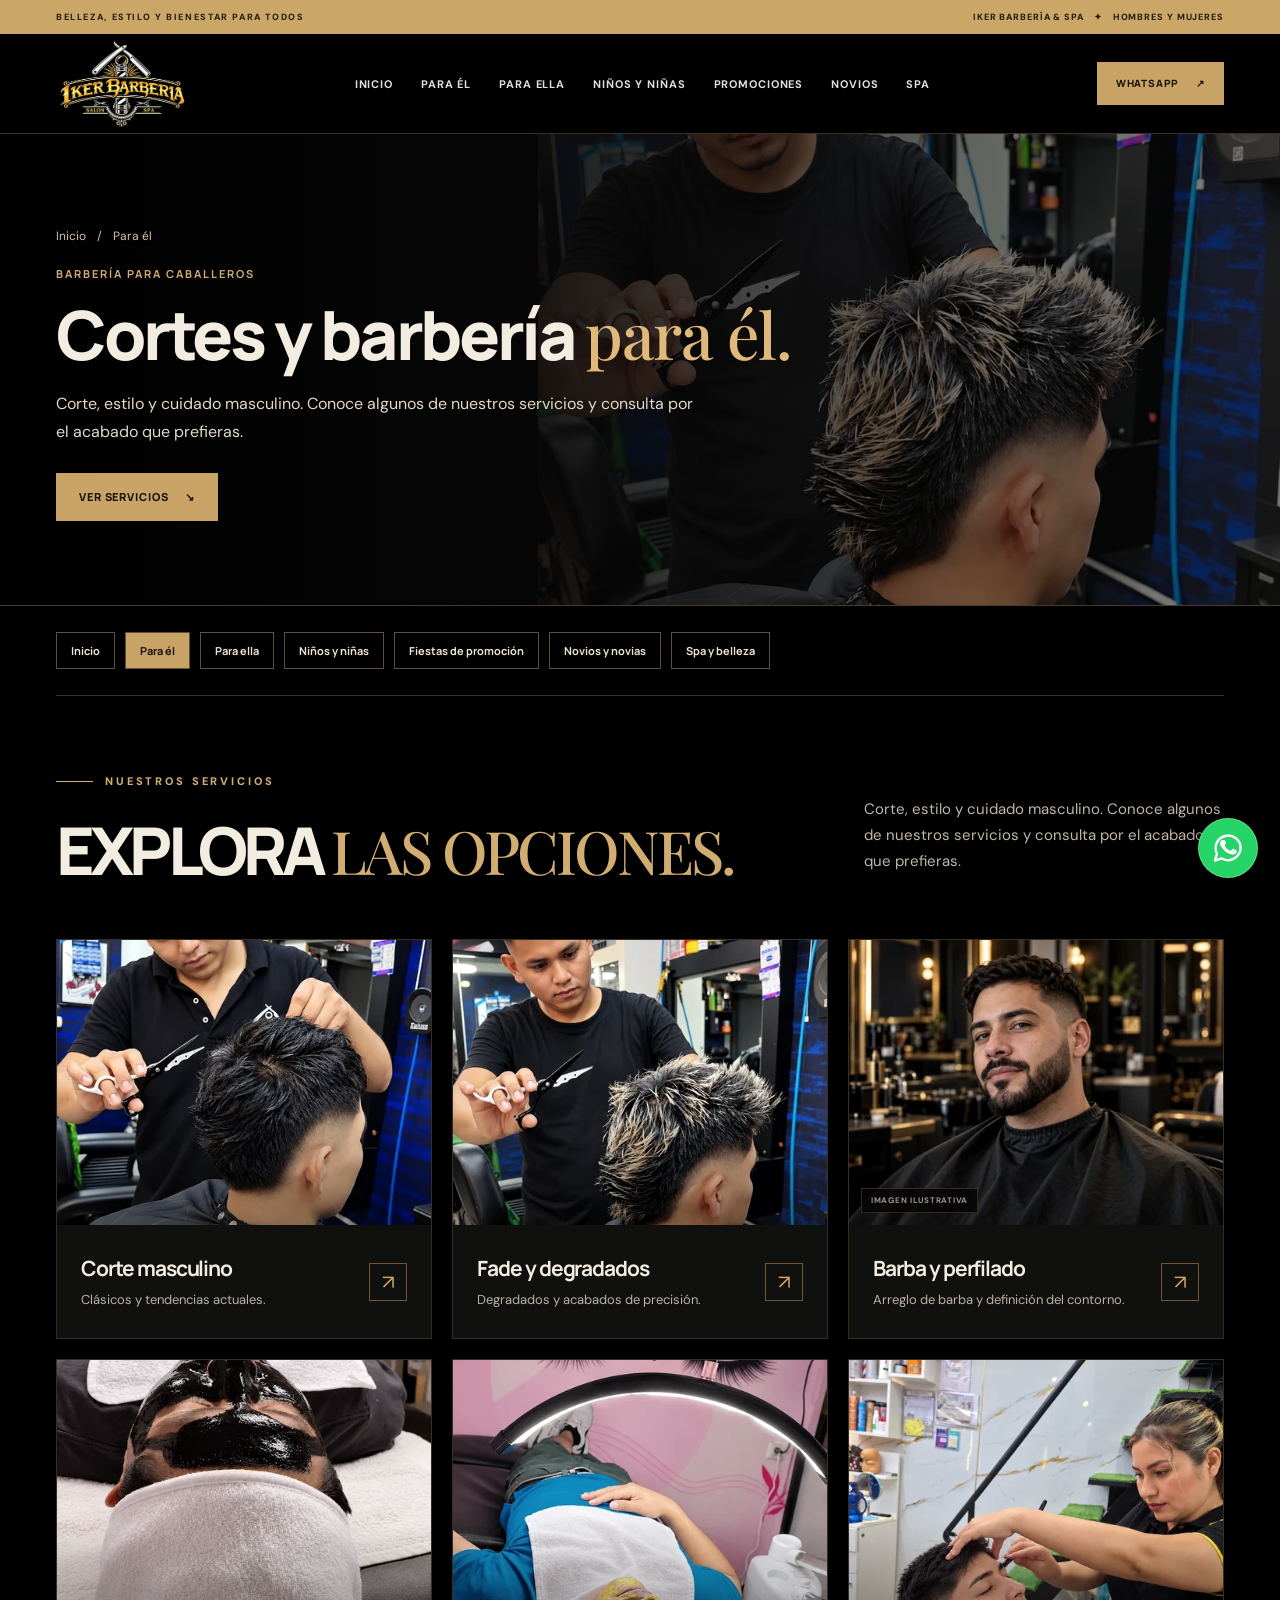
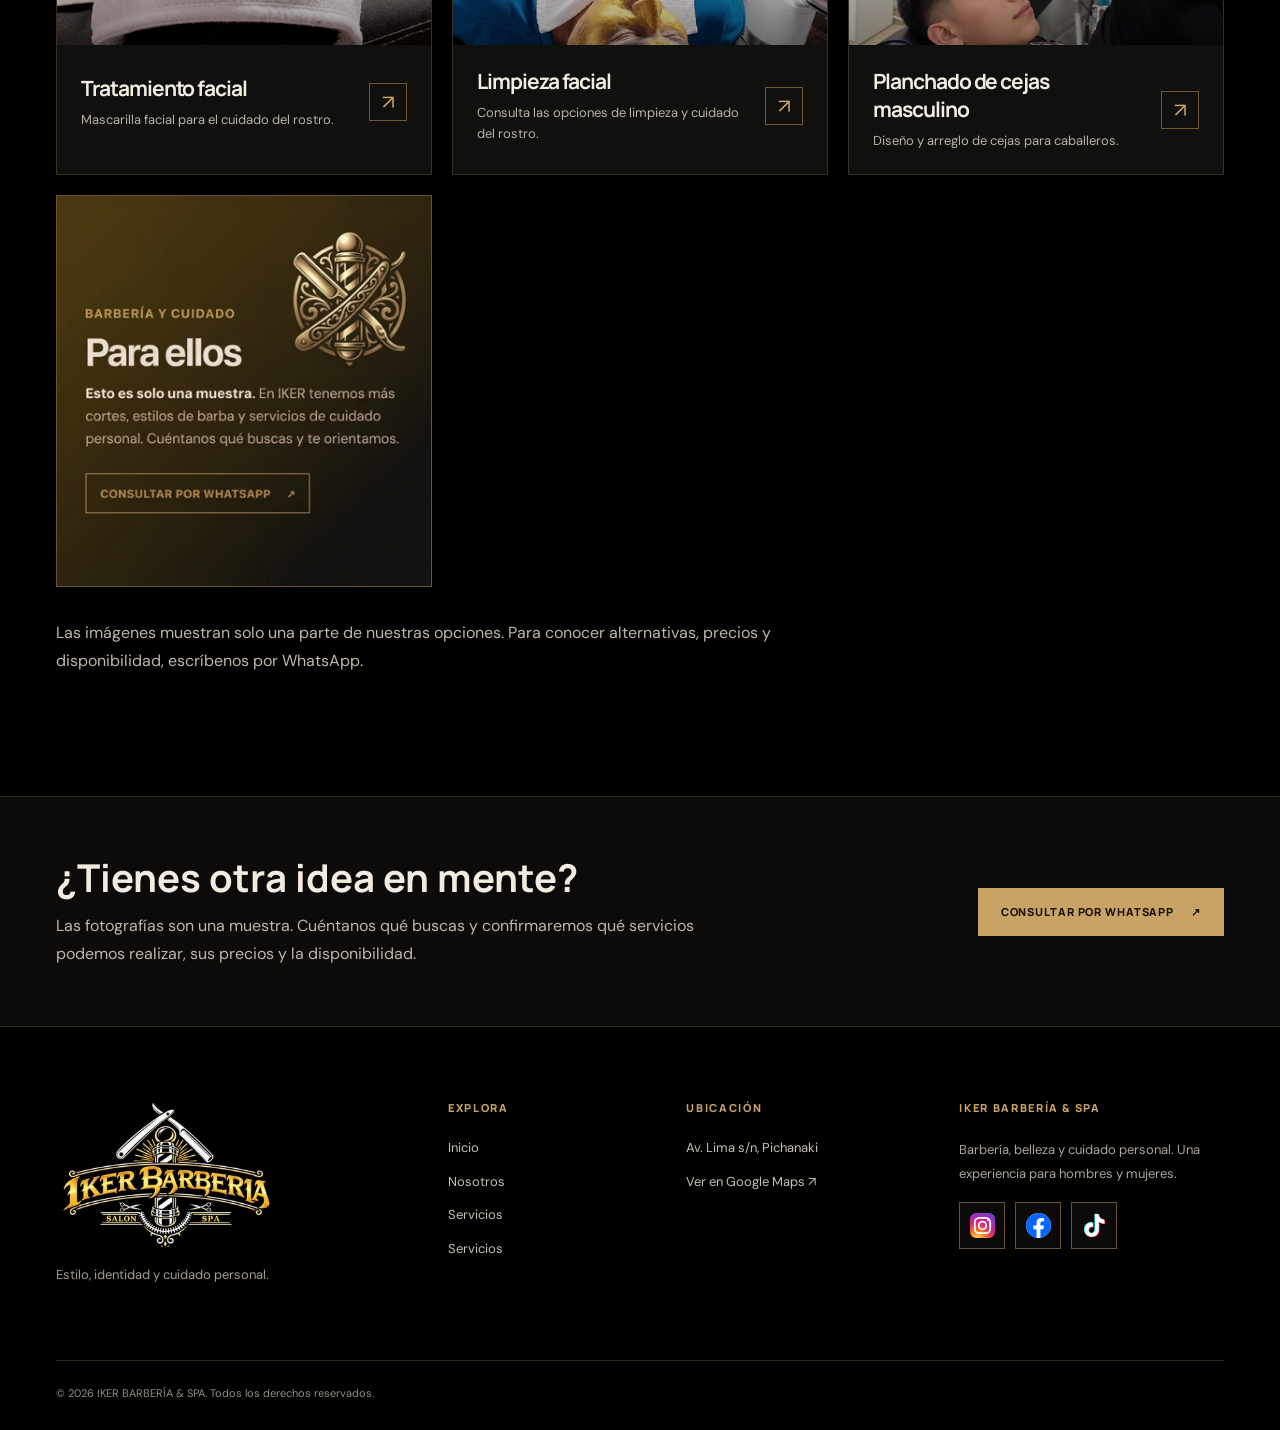
<file: para-el/index.html>
<!DOCTYPE html>
<html lang="es-PE"><head><meta charset="utf-8"><meta name="viewport" content="width=device-width, initial-scale=1">
<meta name="theme-color" content="#000000">
<title>Para él | IKER BARBERÍA &amp; SPA en Pichanaki</title><meta name="description" content="Cortes masculinos, degradados, barba y cuidados para caballeros en Pichanaki. Conoce las opciones de IKER BARBERÍA &amp; SPA y consulta disponibilidad.">
<link rel="canonical" href="https://ikerbarberiaspa.github.io/para-el/"><link rel="icon" href="../img/identidad/favicon.png" type="image/png">
<meta property="og:type" content="website"><meta property="og:locale" content="es_PE"><meta property="og:title" content="Para él | IKER BARBERÍA &amp; SPA en Pichanaki">
<meta property="og:description" content="Cortes masculinos, degradados, barba y cuidados para caballeros en Pichanaki. Conoce las opciones de IKER BARBERÍA &amp; SPA y consulta disponibilidad."><meta property="og:url" content="https://ikerbarberiaspa.github.io/para-el/"><meta property="og:image" content="https://ikerbarberiaspa.github.io/img/hombres/imagen-principal/ambiente-barberia.webp">
<meta name="twitter:card" content="summary_large_image">
<link rel="preconnect" href="https://fonts.googleapis.com"><link rel="preconnect" href="https://fonts.gstatic.com" crossorigin>
<link href="https://fonts.googleapis.com/css2?family=DM+Sans:wght@400;500;600;700&amp;family=Manrope:wght@400;500;600;700;800&amp;family=Playfair+Display:wght@400;500;600;700&amp;display=swap" rel="stylesheet">
<link href="../css/estilos.css" rel="stylesheet"><link href="../css/personalizacion.css" rel="stylesheet"><link href="../css/ampliacion.css" rel="stylesheet"><link href="../css/paginas.css" rel="stylesheet">
<script defer src="../js/app.js"></script><script defer src="../js/ampliacion.js"></script><script type="application/ld+json">{"@context":"https://schema.org","@graph":[{"@type":"WebPage","@id":"https://ikerbarberiaspa.github.io/para-el/#pagina","url":"https://ikerbarberiaspa.github.io/para-el/","name":"Para él | IKER BARBERÍA & SPA en Pichanaki","description":"Cortes masculinos, degradados, barba y cuidados para caballeros en Pichanaki. Conoce las opciones de IKER BARBERÍA & SPA y consulta disponibilidad.","inLanguage":"es-PE","isPartOf":{"@id":"https://ikerbarberiaspa.github.io/#website"},"about":{"@id":"https://ikerbarberiaspa.github.io/#negocio"}},{"@type":"BreadcrumbList","itemListElement":[{"@type":"ListItem","position":1,"name":"Inicio","item":"https://ikerbarberiaspa.github.io/"},{"@type":"ListItem","position":2,"name":"Para él","item":"https://ikerbarberiaspa.github.io/para-el/"}]}]}</script>
<link href="../css/mejoras.css" rel="stylesheet"></head><body class="subpage-main"><a class="skip-link" href="#contenido">Ir al contenido</a>
<div aria-label="IKER BARBERÍA &amp; SPA" class="announcement"><span>BELLEZA, ESTILO Y BIENESTAR PARA TODOS</span><span class="announcement-right">IKER BARBERÍA &amp; SPA <span aria-hidden="true">✦</span> HOMBRES Y MUJERES</span>
</div>
<header class="site-header" id="cabecera">
<div class="shell header-inner">
<a aria-label="IKER BARBERÍA &amp; SPA, ir al inicio" class="brand" href="../index.html">
<img alt="IKER Barbería · Salón · Spa" class="brand-logo" decoding="async" height="1024" src="../img/responsive/identidad/logo-iker-transparente-320.webp" width="1536" sizes="(max-width: 900px) 110px, 132px" srcset="../img/responsive/identidad/logo-iker-transparente-320.webp 320w, ../img/responsive/identidad/logo-iker-transparente-640.webp 640w">
</a>
<nav aria-label="Menú principal" class="primary-nav" id="navegacion">






<a class="nav-link" href="../index.html">Inicio</a><a aria-current="page" class="nav-link active" href="../para-el/index.html">Para él</a><a class="nav-link" href="../para-ella/index.html">Para ella</a><a class="nav-link" href="../ninos-y-ninas/index.html">Niños y niñas</a><a class="nav-link" href="../fiestas-de-promocion/index.html">Promociones</a><a class="nav-link" href="../novios-y-novias/index.html">Novios</a><a class="nav-link" href="../spa-y-belleza/index.html">Spa</a></nav>
<div class="header-actions">
<a class="btn btn-gold header-book" href="https://wa.me/51968591748?text=%C2%A1Hola%2C%20IKER%21%20Quisiera%20consultar%20por%20un%20servicio%20y%20coordinar%20una%20cita.%20%C2%BFTienen%20disponibilidad%3F" target="_blank" rel="noopener noreferrer" aria-label="Consultar disponibilidad por WhatsApp (abre en una pestaña nueva)">WHATSAPP <span aria-hidden="true">↗</span></a>
<button aria-controls="navegacion" aria-expanded="false" aria-label="Abrir menú" class="menu-toggle" type="button"><span></span><span></span><span></span>
</button>
</div>
</div>
</header>
<main id="contenido"><section class="subpage-intro" aria-labelledby="pagina-titulo">
<img class="subpage-intro-img" src="../img/responsive/hombres/imagen-principal/ambiente-barberia-480.webp" alt="" fetchpriority="high" decoding="async" width="1024" height="1536" sizes="(max-width: 930px) 100vw, 60vw" srcset="../img/responsive/hombres/imagen-principal/ambiente-barberia-480.webp 480w, ../img/responsive/hombres/imagen-principal/ambiente-barberia-960.webp 960w, ../img/hombres/imagen-principal/ambiente-barberia.webp 1024w">
<div class="shell subpage-intro-inner"><nav aria-label="Ruta de navegación" class="subpage-crumbs"><a href="../index.html">Inicio</a><span aria-hidden="true">/</span><span>Para él</span></nav>
<p class="subpage-kicker">BARBERÍA PARA CABALLEROS</p><h1 id="pagina-titulo">Cortes y barbería <em>para él.</em></h1><p class="subpage-intro-lead">Corte, estilo y cuidado masculino. Conoce algunos de nuestros servicios y consulta por el acabado que prefieras.</p>
<a class="btn btn-gold" href="#servicios">VER SERVICIOS <span aria-hidden="true">↘</span></a></div></section>
<div class="shell"><nav aria-label="Todas las categorías" class="subpage-nav"><a href="../index.html">Inicio</a><a href="../para-el/index.html" aria-current="page">Para él</a><a href="../para-ella/index.html">Para ella</a><a href="../ninos-y-ninas/index.html">Niños y niñas</a><a href="../fiestas-de-promocion/index.html">Fiestas de promoción</a><a href="../novios-y-novias/index.html">Novios y novias</a><a href="../spa-y-belleza/index.html">Spa y belleza</a></nav></div>
<section class="services section" id="servicios" aria-labelledby="servicios-titulo">
    <div class="shell"><div class="section-header"><div><p class="overline"><span class="line"></span> NUESTROS SERVICIOS</p>
    <h2 class="display-title" id="servicios-titulo">EXPLORA <em>LAS OPCIONES.</em></h2></div>
    <div class="section-aside"><p>Corte, estilo y cuidado masculino. Conoce algunos de nuestros servicios y consulta por el acabado que prefieras.</p></div></div>
    <div class="service-grid"><article class="service-card reveal" data-service-category="hombres">
<div class="service-image-wrap">
<img alt="Corte de cabello masculino en IKER" decoding="async" height="1672" loading="lazy" src="../img/responsive/hombres/cortes/corte-de-hombre-480.webp" width="941" sizes="(max-width: 620px) 100vw, (max-width: 1200px) 50vw, 33vw" srcset="../img/responsive/hombres/cortes/corte-de-hombre-480.webp 480w, ../img/hombres/cortes/corte-de-hombre.webp 941w"><span class="service-index">01</span>
</div>
<div class="service-card-bottom">
<div>
<h3>Corte masculino</h3>
<p>Clásicos y tendencias actuales.</p>
</div><a class="service-symbol" href="https://wa.me/51968591748?text=%C2%A1Hola%2C%20IKER%21%20Quisiera%20consultar%20el%20precio%20y%20la%20disponibilidad%20de%20corte%20masculino." target="_blank" rel="noopener noreferrer" aria-label="Consultar corte masculino por WhatsApp" title="Consultar por WhatsApp">↗</a>
</div>
</article>
<article class="service-card reveal" data-service-category="hombres">
<div class="service-image-wrap iker-new-service-image">
<img alt="Corte degradado masculino en IKER" decoding="async" height="1672" loading="lazy" src="../img/responsive/hombres/cortes/corte-de-hombre-3-final-480.webp" width="941" sizes="(max-width: 620px) 100vw, (max-width: 1200px) 50vw, 33vw" srcset="../img/responsive/hombres/cortes/corte-de-hombre-3-final-480.webp 480w, ../img/hombres/cortes/corte-de-hombre-3-final.webp 941w"><span class="service-index">02</span>
</div>
<div class="service-card-bottom">
<div>
<h3>Fade y degradados</h3>
<p>Degradados y acabados de precisión.</p>
</div><a class="service-symbol" href="https://wa.me/51968591748?text=%C2%A1Hola%2C%20IKER%21%20Quisiera%20consultar%20el%20precio%20y%20la%20disponibilidad%20de%20fade%20y%20degradados." target="_blank" rel="noopener noreferrer" aria-label="Consultar fade y degradados por WhatsApp" title="Consultar por WhatsApp">↗</a>
</div>
</article>
<article class="service-card reveal" data-service-category="hombres">
<div class="service-image-wrap iker-new-service-image">
<img alt="Imagen ilustrativa de Barba y perfilado" decoding="async" height="1024" loading="lazy" src="../img/responsive/hombres/barba-y-perfilado/barba-480.webp" width="1536" sizes="(max-width: 620px) 100vw, (max-width: 1200px) 50vw, 33vw" srcset="../img/responsive/hombres/barba-y-perfilado/barba-480.webp 480w, ../img/responsive/hombres/barba-y-perfilado/barba-960.webp 960w, ../img/hombres/barba-y-perfilado/barba.webp 1536w"><span class="service-index">03</span><span class="iker-photo-tag">IMAGEN ILUSTRATIVA</span>
</div>
<div class="service-card-bottom">
<div>
<h3>Barba y perfilado</h3>
<p>Arreglo de barba y definición del contorno.</p>
</div><a class="service-symbol" href="https://wa.me/51968591748?text=%C2%A1Hola%2C%20IKER%21%20Quisiera%20consultar%20el%20precio%20y%20la%20disponibilidad%20de%20barba%20y%20perfilado." target="_blank" rel="noopener noreferrer" aria-label="Consultar barba y perfilado por WhatsApp" title="Consultar por WhatsApp">↗</a>
</div>
</article>
<article class="service-card reveal service-card-facial" data-service-category="hombres">
<div class="service-image-wrap">
<img alt="Tratamiento facial para caballeros" decoding="async" height="1448" loading="lazy" src="../img/responsive/hombres/limpieza-facial/limpieza-facial-3-480.webp" width="1086" sizes="(max-width: 620px) 100vw, (max-width: 1200px) 50vw, 33vw" srcset="../img/responsive/hombres/limpieza-facial/limpieza-facial-3-480.webp 480w, ../img/responsive/hombres/limpieza-facial/limpieza-facial-3-960.webp 960w, ../img/hombres/limpieza-facial/limpieza-facial-3.webp 1086w"><span class="service-index">08</span>
</div>
<div class="service-card-bottom">
<div>
<h3>Tratamiento facial</h3>
<p>Mascarilla facial para el cuidado del rostro.</p>
</div><a class="service-symbol" href="https://wa.me/51968591748?text=%C2%A1Hola%2C%20IKER%21%20Quisiera%20consultar%20el%20precio%20y%20la%20disponibilidad%20de%20tratamiento%20facial." target="_blank" rel="noopener noreferrer" aria-label="Consultar tratamiento facial por WhatsApp" title="Consultar por WhatsApp">↗</a>
</div>
</article>
<article class="service-card reveal service-card-facial" data-service-category="hombres">
<div class="service-image-wrap iker-new-service-image">
<img alt="Aplicación de mascarilla en limpieza facial masculina" decoding="async" height="1448" loading="lazy" src="../img/responsive/hombres/limpieza-facial/limpieza-facial1-480.webp" width="1086" sizes="(max-width: 620px) 100vw, (max-width: 1200px) 50vw, 33vw" srcset="../img/responsive/hombres/limpieza-facial/limpieza-facial1-480.webp 480w, ../img/responsive/hombres/limpieza-facial/limpieza-facial1-960.webp 960w, ../img/hombres/limpieza-facial/limpieza-facial1.webp 1086w"><span class="service-index">09</span>
</div>
<div class="service-card-bottom">
<div>
<h3>Limpieza facial</h3>
<p>Consulta las opciones de limpieza y cuidado del rostro.</p>
</div><a class="service-symbol" href="https://wa.me/51968591748?text=%C2%A1Hola%2C%20IKER%21%20Quisiera%20consultar%20el%20precio%20y%20la%20disponibilidad%20de%20limpieza%20facial." target="_blank" rel="noopener noreferrer" aria-label="Consultar limpieza facial por WhatsApp" title="Consultar por WhatsApp">↗</a>
</div>
</article>
<article class="service-card reveal" data-service-category="hombres">
<div class="service-image-wrap">
<img alt="Planchado de cejas masculino en IKER BARBERÍA &amp; SPA" decoding="async" height="1448" loading="lazy" src="../img/responsive/hombres/planchado-de-cejas/planchado-de-cejas-hombre-480.webp" width="1086" sizes="(max-width: 620px) 100vw, (max-width: 1200px) 50vw, 33vw" srcset="../img/responsive/hombres/planchado-de-cejas/planchado-de-cejas-hombre-480.webp 480w, ../img/responsive/hombres/planchado-de-cejas/planchado-de-cejas-hombre-960.webp 960w, ../img/hombres/planchado-de-cejas/planchado-de-cejas-hombre.webp 1086w"><span class="service-index">20</span>
</div>
<div class="service-card-bottom">
<div>
<h3>Planchado de cejas masculino</h3>
<p>Diseño y arreglo de cejas para caballeros.</p>
</div><a class="service-symbol" href="https://wa.me/51968591748?text=%C2%A1Hola%2C%20IKER%21%20Quisiera%20consultar%20el%20precio%20y%20la%20disponibilidad%20de%20planchado%20de%20cejas%20masculino." target="_blank" rel="noopener noreferrer" aria-label="Consultar planchado de cejas masculino por WhatsApp" title="Consultar por WhatsApp">↗</a>
</div>
</article>
<a class="service-card service-more-card service-more-image-card service-more-card-men reveal" data-service-category="hombres" href="https://wa.me/51968591748?text=%C2%A1Hola%2C%20IKER%21%20Quisiera%20conocer%20m%C3%A1s%20servicios%20y%20productos%20para%20hombres." target="_blank" rel="noopener noreferrer" aria-label="Consultar servicios para ellos por WhatsApp"><img src="../img/identidad/cta-para-ellos.png" alt="Barbería y cuidado personal para ellos. Consultar por WhatsApp." width="400" height="417" loading="lazy" decoding="async"></a></div>
    <p class="subpage-service-note">Las imágenes muestran solo una parte de nuestras opciones. Para conocer alternativas, precios y disponibilidad, escríbenos por WhatsApp.</p></div></section>
<section class="subpage-callout" aria-labelledby="consulta-titulo"><div class="shell subpage-callout-inner"><div>
 <h2 id="consulta-titulo">¿Tienes otra idea en mente?</h2><p>Las fotografías son una muestra. Cuéntanos qué buscas y confirmaremos qué servicios podemos realizar, sus precios y la disponibilidad.</p></div>
 <a class="btn btn-gold" href="https://wa.me/51968591748?text=Hola%2C+IKER+BARBER%C3%8DA+%26+SPA.+Quisiera+consultar+servicios%2C+precios+y+disponibilidad+de+para+%C3%A9l." target="_blank" rel="noopener noreferrer">CONSULTAR POR WHATSAPP <span aria-hidden="true">↗</span></a></div></section>
</main><footer class="footer">
<div class="shell footer-main">
<div class="footer-brand">
<a class="brand" href="../index.html">
<img alt="IKER Barbería · Salón · Spa" class="brand-logo" decoding="async" height="1024" src="../img/responsive/identidad/logo-iker-transparente-320.webp" width="1536" sizes="(max-width: 900px) 110px, 132px" srcset="../img/responsive/identidad/logo-iker-transparente-320.webp 320w, ../img/responsive/identidad/logo-iker-transparente-640.webp 640w" loading="lazy">
</a>
<p>Estilo, identidad y cuidado personal.</p>
</div>
<div class="footer-links"><strong>EXPLORA</strong>
<a href="../index.html#inicio">Inicio</a>
<a href="../index.html#nosotros">Nosotros</a>
<a href="../index.html#servicios">Servicios</a>
<a href="../index.html#servicios">Servicios</a>
</div>
<div class="footer-links"><strong>UBICACIÓN</strong>
<a href="../index.html#contacto">Av. Lima s/n, Pichanaki</a>
<a href="https://www.google.com/maps/dir//Iker+Barber%C3%ADa+Spa,+Av+Lima+s%2Fn,+Pichanaki+12866/data=!4m8!4m7!1m0!1m5!1m1!1s0x910a2d4d54e1767b:0xe0b9c890db10d2a2!2m2!1d-74.8751784!2d-10.9256373" rel="noopener noreferrer" target="_blank">Ver en Google Maps ↗</a>
</div>
<div class="footer-news"><strong>IKER BARBERÍA &amp; SPA</strong>
<p>Barbería, belleza y cuidado personal. Una experiencia para hombres y mujeres.</p>
<nav aria-label="Redes sociales de IKER Barbería Spa en el pie de página" class="social-links social-links-footer">
<a aria-label="Visitar Instagram de IKER Barbería Spa (abre en una pestaña nueva)" class="social-link" href="https://www.instagram.com/ikerbarberiaspa/" rel="noopener noreferrer" target="_blank" title="Instagram">
<img alt="" aria-hidden="true" class="social-icon" height="24" src="../img/redes-sociales/social-instagram.svg" width="24">
</a>
<a aria-label="Visitar Facebook de IKER Barbería Spa (abre en una pestaña nueva)" class="social-link" href="https://www.facebook.com/profile.php?id=100064150654777" rel="noopener noreferrer" target="_blank" title="Facebook">
<img alt="" aria-hidden="true" class="social-icon" height="24" src="../img/redes-sociales/social-facebook.svg" width="24">
</a>
<a aria-label="Visitar TikTok de IKER Barbería Spa (abre en una pestaña nueva)" class="social-link" href="https://www.tiktok.com/@iker.barbera.spa" rel="noopener noreferrer" target="_blank" title="TikTok">
<img alt="" aria-hidden="true" class="social-icon" height="24" src="../img/redes-sociales/social-tiktok.svg" width="24">
</a>
</nav>
</div>
</div>
<div class="footer-lower shell"><span>© <span id="year">2026</span> IKER BARBERÍA &amp; SPA. Todos los derechos reservados.</span></div>
</footer>
<a aria-label="Consultar por un servicio de IKER Barbería Spa en WhatsApp (abre en una pestaña nueva)" class="whatsapp-float" href="https://wa.me/51968591748?text=%C2%A1Hola%2C%20IKER%20Barber%C3%ADa%20Spa!%20Les%20escribo%20porque%20me%20interesa%20uno%20de%20sus%20servicios.%20%C2%BFPodr%C3%ADan%20brindarme%20informaci%C3%B3n%20y%20disponibilidad%20de%20atenci%C3%B3n%3F" rel="noopener noreferrer" target="_blank" title="Escríbenos por WhatsApp">
<img alt="" aria-hidden="true" height="32" src="../img/redes-sociales/social-whatsapp.svg" width="32">
</a>
</body></html>
</file>
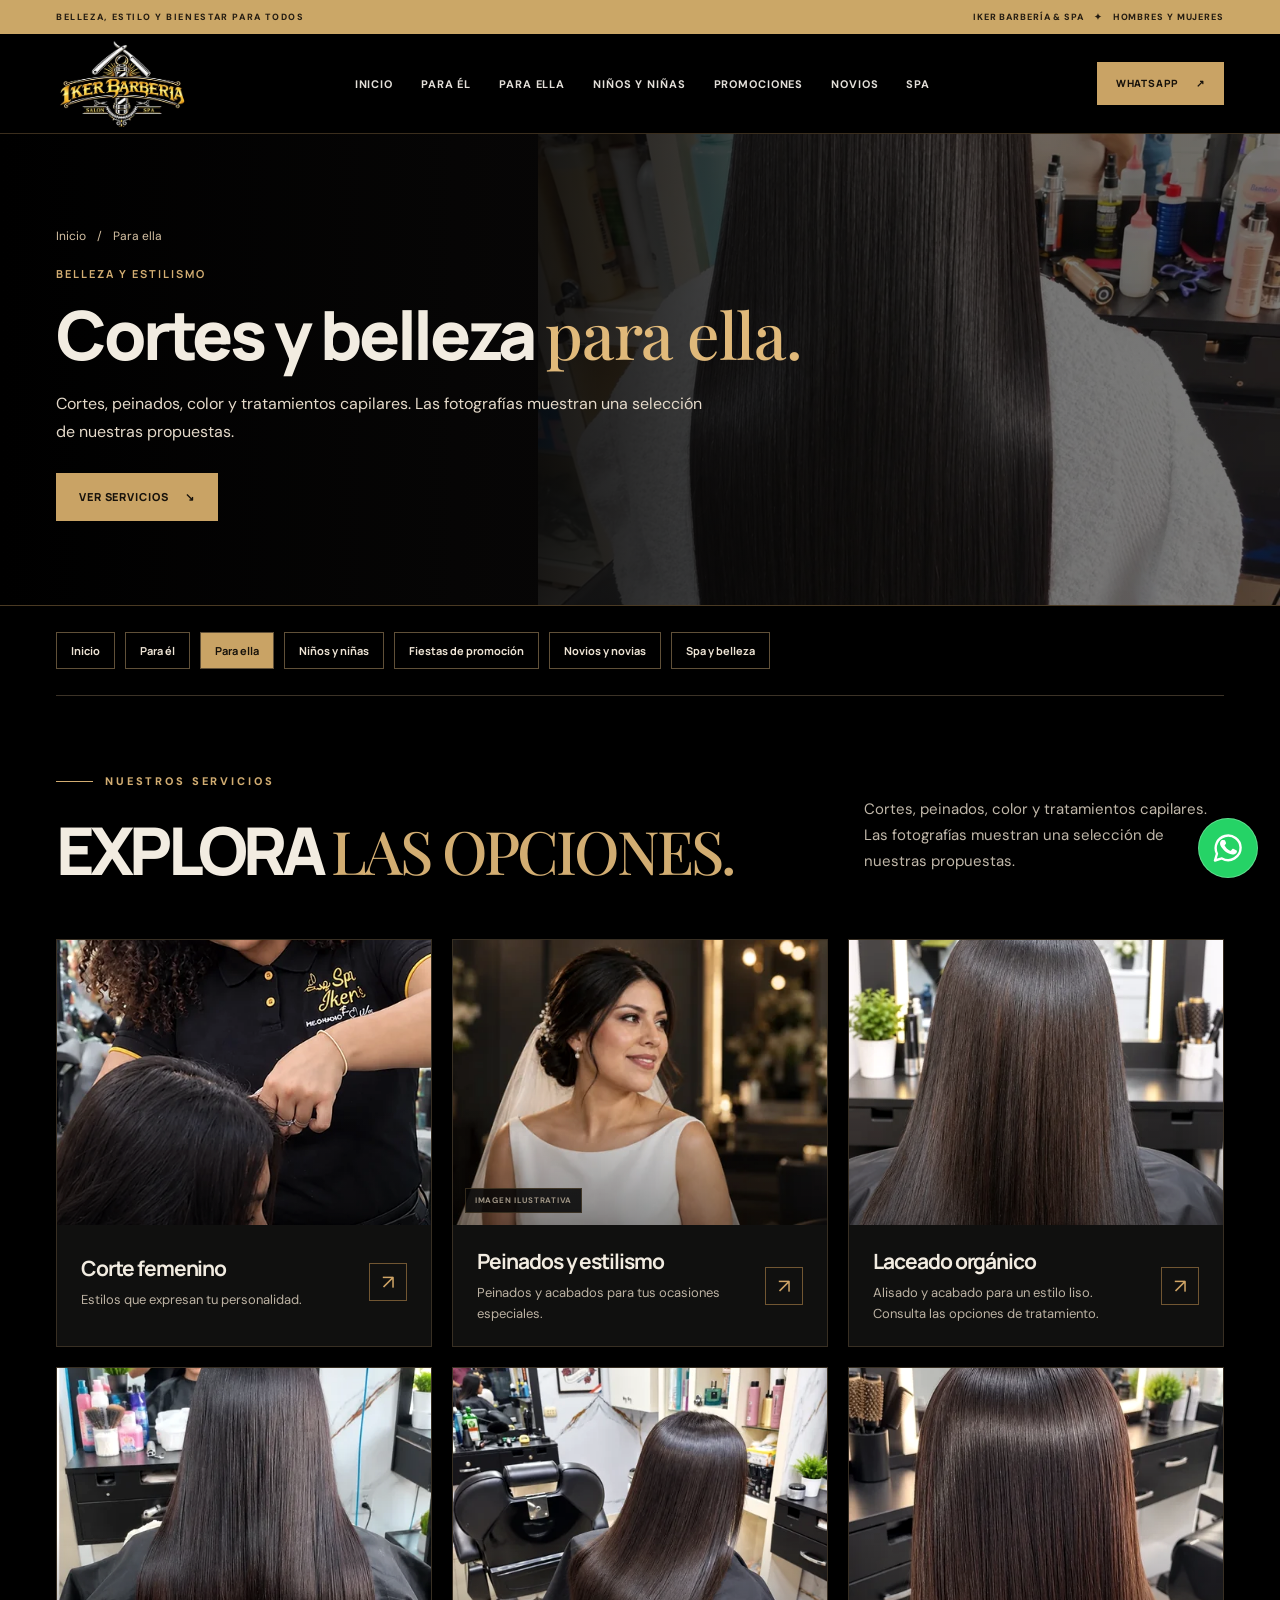
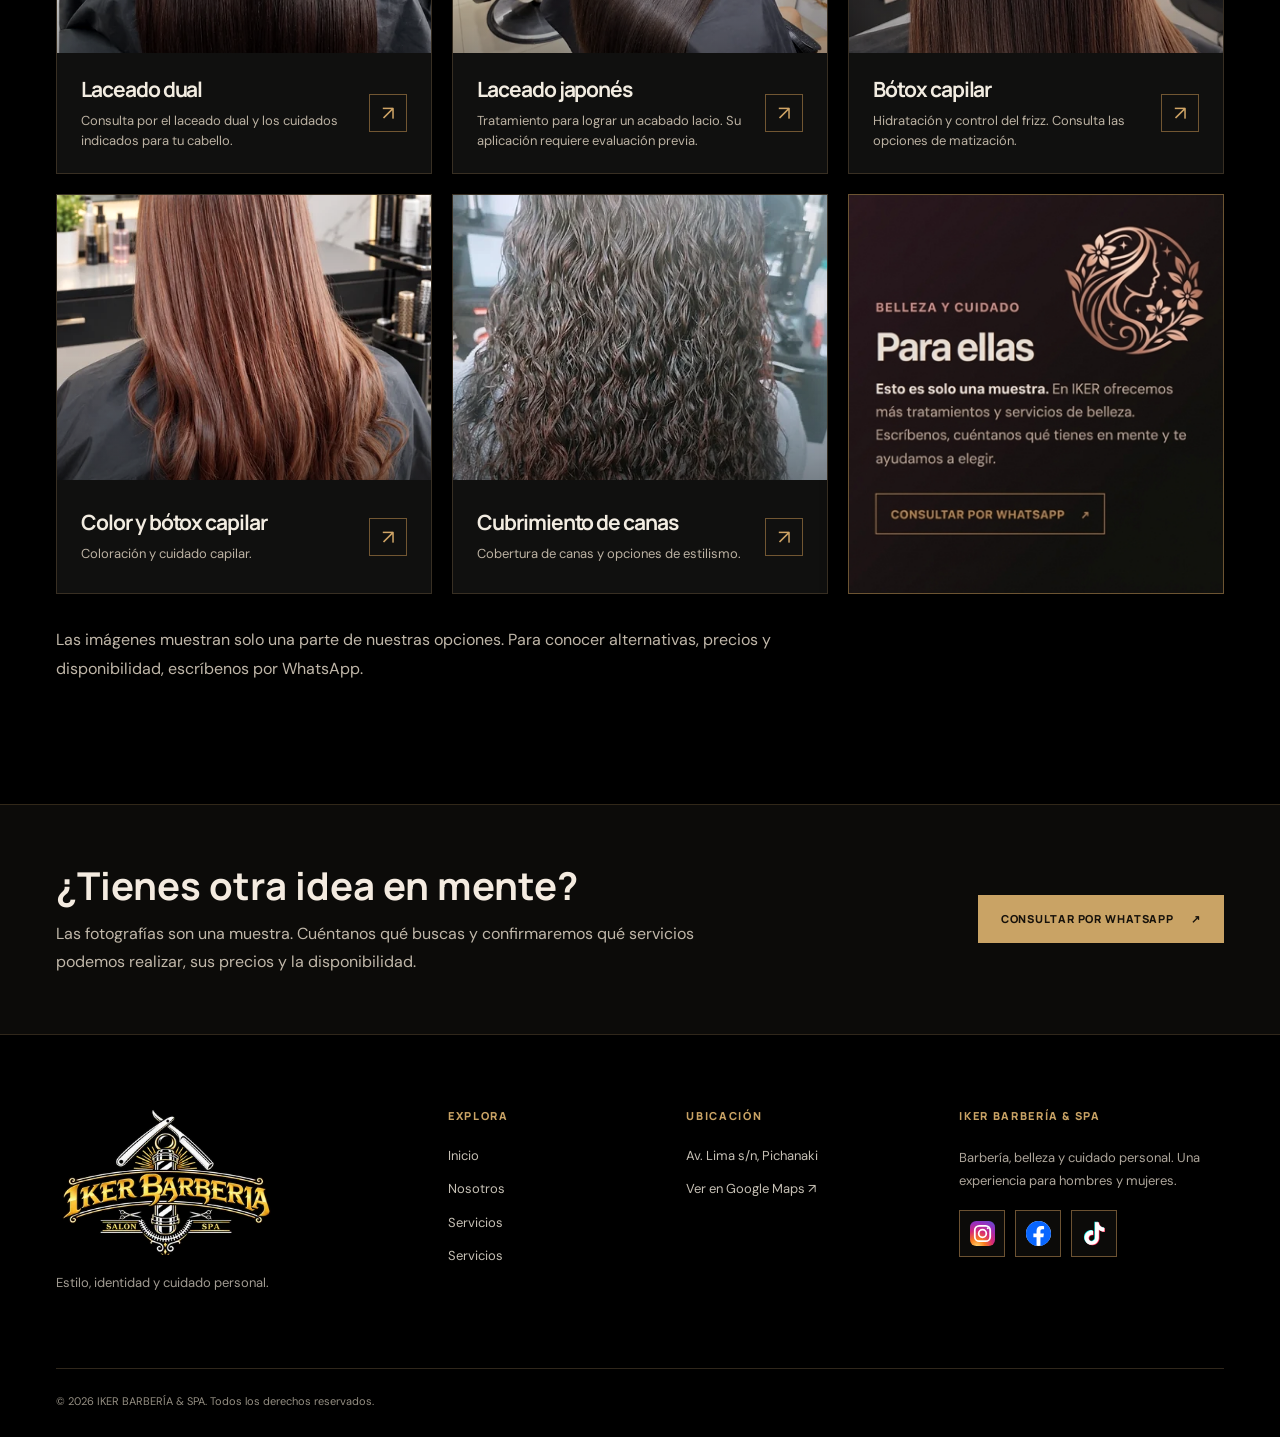
<file: para-ella/index.html>
<!DOCTYPE html>
<html lang="es-PE"><head><meta charset="utf-8"><meta name="viewport" content="width=device-width, initial-scale=1">
<meta name="theme-color" content="#000000">
<title>Para ella | IKER BARBERÍA &amp; SPA en Pichanaki</title><meta name="description" content="Cortes para damas, laceado orgánico, laceado dual y laceado japonés, coloración, bótox capilar y peinados en IKER BARBERÍA &amp; SPA, Pichanaki.">
<link rel="canonical" href="https://ikerbarberiaspa.github.io/para-ella/"><link rel="icon" href="../img/identidad/favicon.png" type="image/png">
<meta property="og:type" content="website"><meta property="og:locale" content="es_PE"><meta property="og:title" content="Para ella | IKER BARBERÍA &amp; SPA en Pichanaki">
<meta property="og:description" content="Cortes para damas, laceado orgánico, laceado dual y laceado japonés, coloración, bótox capilar y peinados en IKER BARBERÍA &amp; SPA, Pichanaki."><meta property="og:url" content="https://ikerbarberiaspa.github.io/para-ella/"><meta property="og:image" content="https://ikerbarberiaspa.github.io/img/mujeres/imagen-principal/estilo-cabello-lacio.webp">
<meta name="twitter:card" content="summary_large_image">
<link rel="preconnect" href="https://fonts.googleapis.com"><link rel="preconnect" href="https://fonts.gstatic.com" crossorigin>
<link href="https://fonts.googleapis.com/css2?family=DM+Sans:wght@400;500;600;700&amp;family=Manrope:wght@400;500;600;700;800&amp;family=Playfair+Display:wght@400;500;600;700&amp;display=swap" rel="stylesheet">
<link href="../css/estilos.css" rel="stylesheet"><link href="../css/personalizacion.css" rel="stylesheet"><link href="../css/ampliacion.css" rel="stylesheet"><link href="../css/paginas.css" rel="stylesheet">
<script defer src="../js/app.js"></script><script defer src="../js/ampliacion.js"></script><script type="application/ld+json">{"@context":"https://schema.org","@graph":[{"@type":"WebPage","@id":"https://ikerbarberiaspa.github.io/para-ella/#pagina","url":"https://ikerbarberiaspa.github.io/para-ella/","name":"Para ella | IKER BARBERÍA & SPA en Pichanaki","description":"Cortes para damas, laceados orgánico, dual y japonés, color, bótox capilar y peinados en IKER BARBERÍA & SPA, Pichanaki.","inLanguage":"es-PE","isPartOf":{"@id":"https://ikerbarberiaspa.github.io/#website"},"about":{"@id":"https://ikerbarberiaspa.github.io/#negocio"}},{"@type":"BreadcrumbList","itemListElement":[{"@type":"ListItem","position":1,"name":"Inicio","item":"https://ikerbarberiaspa.github.io/"},{"@type":"ListItem","position":2,"name":"Para ella","item":"https://ikerbarberiaspa.github.io/para-ella/"}]}]}</script>
<link href="../css/mejoras.css" rel="stylesheet"></head><body class="subpage-main"><a class="skip-link" href="#contenido">Ir al contenido</a>
<div aria-label="IKER BARBERÍA &amp; SPA" class="announcement"><span>BELLEZA, ESTILO Y BIENESTAR PARA TODOS</span><span class="announcement-right">IKER BARBERÍA &amp; SPA <span aria-hidden="true">✦</span> HOMBRES Y MUJERES</span>
</div>
<header class="site-header" id="cabecera">
<div class="shell header-inner">
<a aria-label="IKER BARBERÍA &amp; SPA, ir al inicio" class="brand" href="../index.html">
<img alt="IKER Barbería · Salón · Spa" class="brand-logo" decoding="async" height="1024" src="../img/responsive/identidad/logo-iker-transparente-320.webp" width="1536" sizes="(max-width: 900px) 110px, 132px" srcset="../img/responsive/identidad/logo-iker-transparente-320.webp 320w, ../img/responsive/identidad/logo-iker-transparente-640.webp 640w">
</a>
<nav aria-label="Menú principal" class="primary-nav" id="navegacion">






<a class="nav-link" href="../index.html">Inicio</a><a class="nav-link" href="../para-el/index.html">Para él</a><a aria-current="page" class="nav-link active" href="../para-ella/index.html">Para ella</a><a class="nav-link" href="../ninos-y-ninas/index.html">Niños y niñas</a><a class="nav-link" href="../fiestas-de-promocion/index.html">Promociones</a><a class="nav-link" href="../novios-y-novias/index.html">Novios</a><a class="nav-link" href="../spa-y-belleza/index.html">Spa</a></nav>
<div class="header-actions">
<a class="btn btn-gold header-book" href="https://wa.me/51968591748?text=%C2%A1Hola%2C%20IKER%21%20Quisiera%20consultar%20por%20un%20servicio%20y%20coordinar%20una%20cita.%20%C2%BFTienen%20disponibilidad%3F" target="_blank" rel="noopener noreferrer" aria-label="Consultar disponibilidad por WhatsApp (abre en una pestaña nueva)">WHATSAPP <span aria-hidden="true">↗</span></a>
<button aria-controls="navegacion" aria-expanded="false" aria-label="Abrir menú" class="menu-toggle" type="button"><span></span><span></span><span></span>
</button>
</div>
</div>
</header>
<main id="contenido"><section class="subpage-intro" aria-labelledby="pagina-titulo">
<img class="subpage-intro-img" src="../img/responsive/mujeres/imagen-principal/estilo-cabello-lacio-480.webp" alt="" fetchpriority="high" decoding="async" width="1086" height="1448" sizes="(max-width: 930px) 100vw, 60vw" srcset="../img/responsive/mujeres/imagen-principal/estilo-cabello-lacio-480.webp 480w, ../img/responsive/mujeres/imagen-principal/estilo-cabello-lacio-960.webp 960w, ../img/mujeres/imagen-principal/estilo-cabello-lacio.webp 1086w">
<div class="shell subpage-intro-inner"><nav aria-label="Ruta de navegación" class="subpage-crumbs"><a href="../index.html">Inicio</a><span aria-hidden="true">/</span><span>Para ella</span></nav>
<p class="subpage-kicker">BELLEZA Y ESTILISMO</p><h1 id="pagina-titulo">Cortes y belleza <em>para ella.</em></h1><p class="subpage-intro-lead">Cortes, peinados, color y tratamientos capilares. Las fotografías muestran una selección de nuestras propuestas.</p>
<a class="btn btn-gold" href="#servicios">VER SERVICIOS <span aria-hidden="true">↘</span></a></div></section>
<div class="shell"><nav aria-label="Todas las categorías" class="subpage-nav"><a href="../index.html">Inicio</a><a href="../para-el/index.html">Para él</a><a href="../para-ella/index.html" aria-current="page">Para ella</a><a href="../ninos-y-ninas/index.html">Niños y niñas</a><a href="../fiestas-de-promocion/index.html">Fiestas de promoción</a><a href="../novios-y-novias/index.html">Novios y novias</a><a href="../spa-y-belleza/index.html">Spa y belleza</a></nav></div>
<section class="services section" id="servicios" aria-labelledby="servicios-titulo">
    <div class="shell"><div class="section-header"><div><p class="overline"><span class="line"></span> NUESTROS SERVICIOS</p>
    <h2 class="display-title" id="servicios-titulo">EXPLORA <em>LAS OPCIONES.</em></h2></div>
    <div class="section-aside"><p>Cortes, peinados, color y tratamientos capilares. Las fotografías muestran una selección de nuestras propuestas.</p></div></div>
    <div class="service-grid"><article class="service-card reveal" data-service-category="mujeres">
<div class="service-image-wrap">
<img alt="Profesional de IKER realizando un corte de cabello para dama" decoding="async" height="1942" loading="lazy" src="../img/responsive/mujeres/cortes/estilista-foto-2-maquillaje-polo-abotonado-480.webp" width="809" sizes="(max-width: 620px) 100vw, (max-width: 1200px) 50vw, 33vw" srcset="../img/responsive/mujeres/cortes/estilista-foto-2-maquillaje-polo-abotonado-480.webp 480w, ../img/mujeres/cortes/estilista-foto-2-maquillaje-polo-abotonado.webp 809w"><span class="service-index">04</span>
</div>
<div class="service-card-bottom">
<div>
<h3>Corte femenino</h3>
<p>Estilos que expresan tu personalidad.</p>
</div><a class="service-symbol" href="https://wa.me/51968591748?text=%C2%A1Hola%2C%20IKER%21%20Quisiera%20consultar%20el%20precio%20y%20la%20disponibilidad%20de%20corte%20femenino." target="_blank" rel="noopener noreferrer" aria-label="Consultar corte femenino por WhatsApp" title="Consultar por WhatsApp">↗</a>
</div>
</article>
<article class="service-card reveal" data-service-category="mujeres">
<div class="service-image-wrap iker-new-service-image">
<img alt="Imagen ilustrativa de Peinados y estilismo" decoding="async" height="1024" loading="lazy" src="../img/responsive/paquetes/novia-480.webp" width="1536" sizes="(max-width: 620px) 100vw, (max-width: 1200px) 50vw, 33vw" srcset="../img/responsive/paquetes/novia-480.webp 480w, ../img/responsive/paquetes/novia-960.webp 960w, ../img/paquetes/novia.webp 1536w"><span class="service-index">05</span><span class="iker-photo-tag">IMAGEN ILUSTRATIVA</span>
</div>
<div class="service-card-bottom">
<div>
<h3>Peinados y estilismo</h3>
<p>Peinados y acabados para tus ocasiones especiales.</p>
</div><a class="service-symbol" href="https://wa.me/51968591748?text=%C2%A1Hola%2C%20IKER%21%20Quisiera%20consultar%20el%20precio%20y%20la%20disponibilidad%20de%20peinados%20y%20estilismo." target="_blank" rel="noopener noreferrer" aria-label="Consultar peinados y estilismo por WhatsApp" title="Consultar por WhatsApp">↗</a>
</div>
</article>
<article class="service-card reveal" data-service-category="mujeres">
<div class="service-image-wrap">
<img alt="Laceado orgánico en IKER BARBERÍA &amp; SPA" decoding="async" height="1536" loading="lazy" src="../img/responsive/mujeres/laceado-organico/laceado-organico-despues-480.webp" width="1024" sizes="(max-width: 620px) 100vw, (max-width: 1200px) 50vw, 33vw" srcset="../img/responsive/mujeres/laceado-organico/laceado-organico-despues-480.webp 480w, ../img/responsive/mujeres/laceado-organico/laceado-organico-despues-960.webp 960w, ../img/mujeres/laceado-organico/laceado-organico-despues.webp 1024w"><span class="service-index">15</span>
</div>
<div class="service-card-bottom">
<div>
<h3>Laceado orgánico</h3>
<p>Alisado y acabado para un estilo liso. Consulta las opciones de tratamiento.</p>
</div><a class="service-symbol" href="https://wa.me/51968591748?text=%C2%A1Hola%2C%20IKER%21%20Quisiera%20consultar%20el%20precio%20y%20la%20disponibilidad%20de%20laceado%20org%C3%A1nico." target="_blank" rel="noopener noreferrer" aria-label="Consultar laceado orgánico por WhatsApp" title="Consultar por WhatsApp">↗</a>
</div>
</article>
<article class="service-card reveal" data-service-category="mujeres">
<div class="service-image-wrap">
<img alt="Laceado dual en IKER BARBERÍA &amp; SPA" decoding="async" height="1024" loading="lazy" src="../img/responsive/mujeres/laceado-dual/laceado-dual-despues-rostros-editados-480.webp" width="768" sizes="(max-width: 620px) 100vw, (max-width: 1200px) 50vw, 33vw" srcset="../img/responsive/mujeres/laceado-dual/laceado-dual-despues-rostros-editados-480.webp 480w, ../img/mujeres/laceado-dual/laceado-dual-despues-rostros-editados.webp 768w"><span class="service-index">16</span>
</div>
<div class="service-card-bottom">
<div>
<h3>Laceado dual</h3>
<p>Consulta por el laceado dual y los cuidados indicados para tu cabello.</p>
</div><a class="service-symbol" href="https://wa.me/51968591748?text=%C2%A1Hola%2C%20IKER%21%20Quisiera%20consultar%20el%20precio%20y%20la%20disponibilidad%20de%20laceado%20dual." target="_blank" rel="noopener noreferrer" aria-label="Consultar laceado dual por WhatsApp" title="Consultar por WhatsApp">↗</a>
</div>
</article>
<article class="service-card reveal" data-service-category="mujeres">
<div class="service-image-wrap">
<img alt="Laceado japonés en IKER BARBERÍA &amp; SPA" decoding="async" height="1448" loading="lazy" src="../img/responsive/mujeres/laceado-japones/laceado-japones-final-480.webp" width="1086" sizes="(max-width: 620px) 100vw, (max-width: 1200px) 50vw, 33vw" srcset="../img/responsive/mujeres/laceado-japones/laceado-japones-final-480.webp 480w, ../img/responsive/mujeres/laceado-japones/laceado-japones-final-960.webp 960w, ../img/mujeres/laceado-japones/laceado-japones-final.webp 1086w"><span class="service-index">17</span>
</div>
<div class="service-card-bottom">
<div>
<h3>Laceado japonés</h3>
<p>Tratamiento para lograr un acabado lacio. Su aplicación requiere evaluación previa.</p>
</div><a class="service-symbol" href="https://wa.me/51968591748?text=%C2%A1Hola%2C%20IKER%21%20Quisiera%20consultar%20el%20precio%20y%20la%20disponibilidad%20de%20laceado%20japon%C3%A9s." target="_blank" rel="noopener noreferrer" aria-label="Consultar laceado japonés por WhatsApp" title="Consultar por WhatsApp">↗</a>
</div>
</article>
<article class="service-card reveal" data-service-category="mujeres">
<div class="service-image-wrap iker-new-service-image">
<img alt="Acabado de cabello después de un tratamiento de bótox capilar" decoding="async" height="1672" loading="lazy" src="../img/responsive/mujeres/botox-capilar/botox-capilar-480.webp" width="941" sizes="(max-width: 620px) 100vw, (max-width: 1200px) 50vw, 33vw" srcset="../img/responsive/mujeres/botox-capilar/botox-capilar-480.webp 480w, ../img/mujeres/botox-capilar/botox-capilar.webp 941w"><span class="service-index">10</span>
</div>
<div class="service-card-bottom">
<div>
<h3>Bótox capilar</h3>
<p>Hidratación y control del frizz. Consulta las opciones de matización.</p>
</div><a class="service-symbol" href="https://wa.me/51968591748?text=%C2%A1Hola%2C%20IKER%21%20Quisiera%20consultar%20el%20precio%20y%20la%20disponibilidad%20de%20b%C3%B3tox%20capilar." target="_blank" rel="noopener noreferrer" aria-label="Consultar bótox capilar por WhatsApp" title="Consultar por WhatsApp">↗</a>
</div>
</article>
<article class="service-card reveal" data-service-category="mujeres">
<div class="service-image-wrap iker-new-service-image">
<img alt="Acabado de color y tratamiento capilar" decoding="async" height="1536" loading="lazy" src="../img/responsive/mujeres/color-y-botox/color-y-botox-480.webp" width="1024" sizes="(max-width: 620px) 100vw, (max-width: 1200px) 50vw, 33vw" srcset="../img/responsive/mujeres/color-y-botox/color-y-botox-480.webp 480w, ../img/responsive/mujeres/color-y-botox/color-y-botox-960.webp 960w, ../img/mujeres/color-y-botox/color-y-botox.webp 1024w"><span class="service-index">13</span>
</div>
<div class="service-card-bottom">
<div>
<h3>Color y bótox capilar</h3>
<p>Coloración y cuidado capilar.</p>
</div><a class="service-symbol" href="https://wa.me/51968591748?text=%C2%A1Hola%2C%20IKER%21%20Quisiera%20consultar%20el%20precio%20y%20la%20disponibilidad%20de%20color%20y%20b%C3%B3tox%20capilar." target="_blank" rel="noopener noreferrer" aria-label="Consultar color y bótox capilar por WhatsApp" title="Consultar por WhatsApp">↗</a>
</div>
</article>
<article class="service-card reveal" data-service-category="mujeres">
<div class="service-image-wrap">
<img alt="Cubrimiento de canas en IKER BARBERÍA &amp; SPA" decoding="async" height="1599" loading="lazy" src="../img/responsive/mujeres/cubrimiento-de-canas/cubrimiento-de-canas-y-ondulacion-despues-480.webp" width="899" sizes="(max-width: 620px) 100vw, (max-width: 1200px) 50vw, 33vw" srcset="../img/responsive/mujeres/cubrimiento-de-canas/cubrimiento-de-canas-y-ondulacion-despues-480.webp 480w, ../img/mujeres/cubrimiento-de-canas/cubrimiento-de-canas-y-ondulacion-despues.webp 899w"><span class="service-index">18</span>
</div>
<div class="service-card-bottom">
<div>
<h3>Cubrimiento de canas</h3>
<p>Cobertura de canas y opciones de estilismo.</p>
</div><a class="service-symbol" href="https://wa.me/51968591748?text=%C2%A1Hola%2C%20IKER%21%20Quisiera%20consultar%20el%20precio%20y%20la%20disponibilidad%20de%20cubrimiento%20de%20canas." target="_blank" rel="noopener noreferrer" aria-label="Consultar cubrimiento de canas por WhatsApp" title="Consultar por WhatsApp">↗</a>
</div>
</article>
<a class="service-card service-more-card service-more-image-card service-more-card-women reveal" data-service-category="mujeres" href="https://wa.me/51968591748?text=%C2%A1Hola%2C%20IKER%21%20Quisiera%20conocer%20m%C3%A1s%20servicios%20y%20productos%20para%20mujeres." target="_blank" rel="noopener noreferrer" aria-label="Consultar servicios para ellas por WhatsApp"><img src="../img/identidad/cta-para-ellas.png" alt="Belleza y cuidado personal para ellas. Consultar por WhatsApp." width="400" height="417" loading="lazy" decoding="async"></a></div>
    <p class="subpage-service-note">Las imágenes muestran solo una parte de nuestras opciones. Para conocer alternativas, precios y disponibilidad, escríbenos por WhatsApp.</p></div></section>
<section class="subpage-callout" aria-labelledby="consulta-titulo"><div class="shell subpage-callout-inner"><div>
 <h2 id="consulta-titulo">¿Tienes otra idea en mente?</h2><p>Las fotografías son una muestra. Cuéntanos qué buscas y confirmaremos qué servicios podemos realizar, sus precios y la disponibilidad.</p></div>
 <a class="btn btn-gold" href="https://wa.me/51968591748?text=Hola%2C+IKER+BARBER%C3%8DA+%26+SPA.+Quisiera+consultar+servicios%2C+precios+y+disponibilidad+de+para+ella." target="_blank" rel="noopener noreferrer">CONSULTAR POR WHATSAPP <span aria-hidden="true">↗</span></a></div></section>
</main><footer class="footer">
<div class="shell footer-main">
<div class="footer-brand">
<a class="brand" href="../index.html">
<img alt="IKER Barbería · Salón · Spa" class="brand-logo" decoding="async" height="1024" src="../img/responsive/identidad/logo-iker-transparente-320.webp" width="1536" sizes="(max-width: 900px) 110px, 132px" srcset="../img/responsive/identidad/logo-iker-transparente-320.webp 320w, ../img/responsive/identidad/logo-iker-transparente-640.webp 640w" loading="lazy">
</a>
<p>Estilo, identidad y cuidado personal.</p>
</div>
<div class="footer-links"><strong>EXPLORA</strong>
<a href="../index.html#inicio">Inicio</a>
<a href="../index.html#nosotros">Nosotros</a>
<a href="../index.html#servicios">Servicios</a>
<a href="../index.html#servicios">Servicios</a>
</div>
<div class="footer-links"><strong>UBICACIÓN</strong>
<a href="../index.html#contacto">Av. Lima s/n, Pichanaki</a>
<a href="https://www.google.com/maps/dir//Iker+Barber%C3%ADa+Spa,+Av+Lima+s%2Fn,+Pichanaki+12866/data=!4m8!4m7!1m0!1m5!1m1!1s0x910a2d4d54e1767b:0xe0b9c890db10d2a2!2m2!1d-74.8751784!2d-10.9256373" rel="noopener noreferrer" target="_blank">Ver en Google Maps ↗</a>
</div>
<div class="footer-news"><strong>IKER BARBERÍA &amp; SPA</strong>
<p>Barbería, belleza y cuidado personal. Una experiencia para hombres y mujeres.</p>
<nav aria-label="Redes sociales de IKER Barbería Spa en el pie de página" class="social-links social-links-footer">
<a aria-label="Visitar Instagram de IKER Barbería Spa (abre en una pestaña nueva)" class="social-link" href="https://www.instagram.com/ikerbarberiaspa/" rel="noopener noreferrer" target="_blank" title="Instagram">
<img alt="" aria-hidden="true" class="social-icon" height="24" src="../img/redes-sociales/social-instagram.svg" width="24">
</a>
<a aria-label="Visitar Facebook de IKER Barbería Spa (abre en una pestaña nueva)" class="social-link" href="https://www.facebook.com/profile.php?id=100064150654777" rel="noopener noreferrer" target="_blank" title="Facebook">
<img alt="" aria-hidden="true" class="social-icon" height="24" src="../img/redes-sociales/social-facebook.svg" width="24">
</a>
<a aria-label="Visitar TikTok de IKER Barbería Spa (abre en una pestaña nueva)" class="social-link" href="https://www.tiktok.com/@iker.barbera.spa" rel="noopener noreferrer" target="_blank" title="TikTok">
<img alt="" aria-hidden="true" class="social-icon" height="24" src="../img/redes-sociales/social-tiktok.svg" width="24">
</a>
</nav>
</div>
</div>
<div class="footer-lower shell"><span>© <span id="year">2026</span> IKER BARBERÍA &amp; SPA. Todos los derechos reservados.</span></div>
</footer>
<a aria-label="Consultar por un servicio de IKER Barbería Spa en WhatsApp (abre en una pestaña nueva)" class="whatsapp-float" href="https://wa.me/51968591748?text=%C2%A1Hola%2C%20IKER%20Barber%C3%ADa%20Spa!%20Les%20escribo%20porque%20me%20interesa%20uno%20de%20sus%20servicios.%20%C2%BFPodr%C3%ADan%20brindarme%20informaci%C3%B3n%20y%20disponibilidad%20de%20atenci%C3%B3n%3F" rel="noopener noreferrer" target="_blank" title="Escríbenos por WhatsApp">
<img alt="" aria-hidden="true" height="32" src="../img/redes-sociales/social-whatsapp.svg" width="32">
</a>
</body></html>
</file>
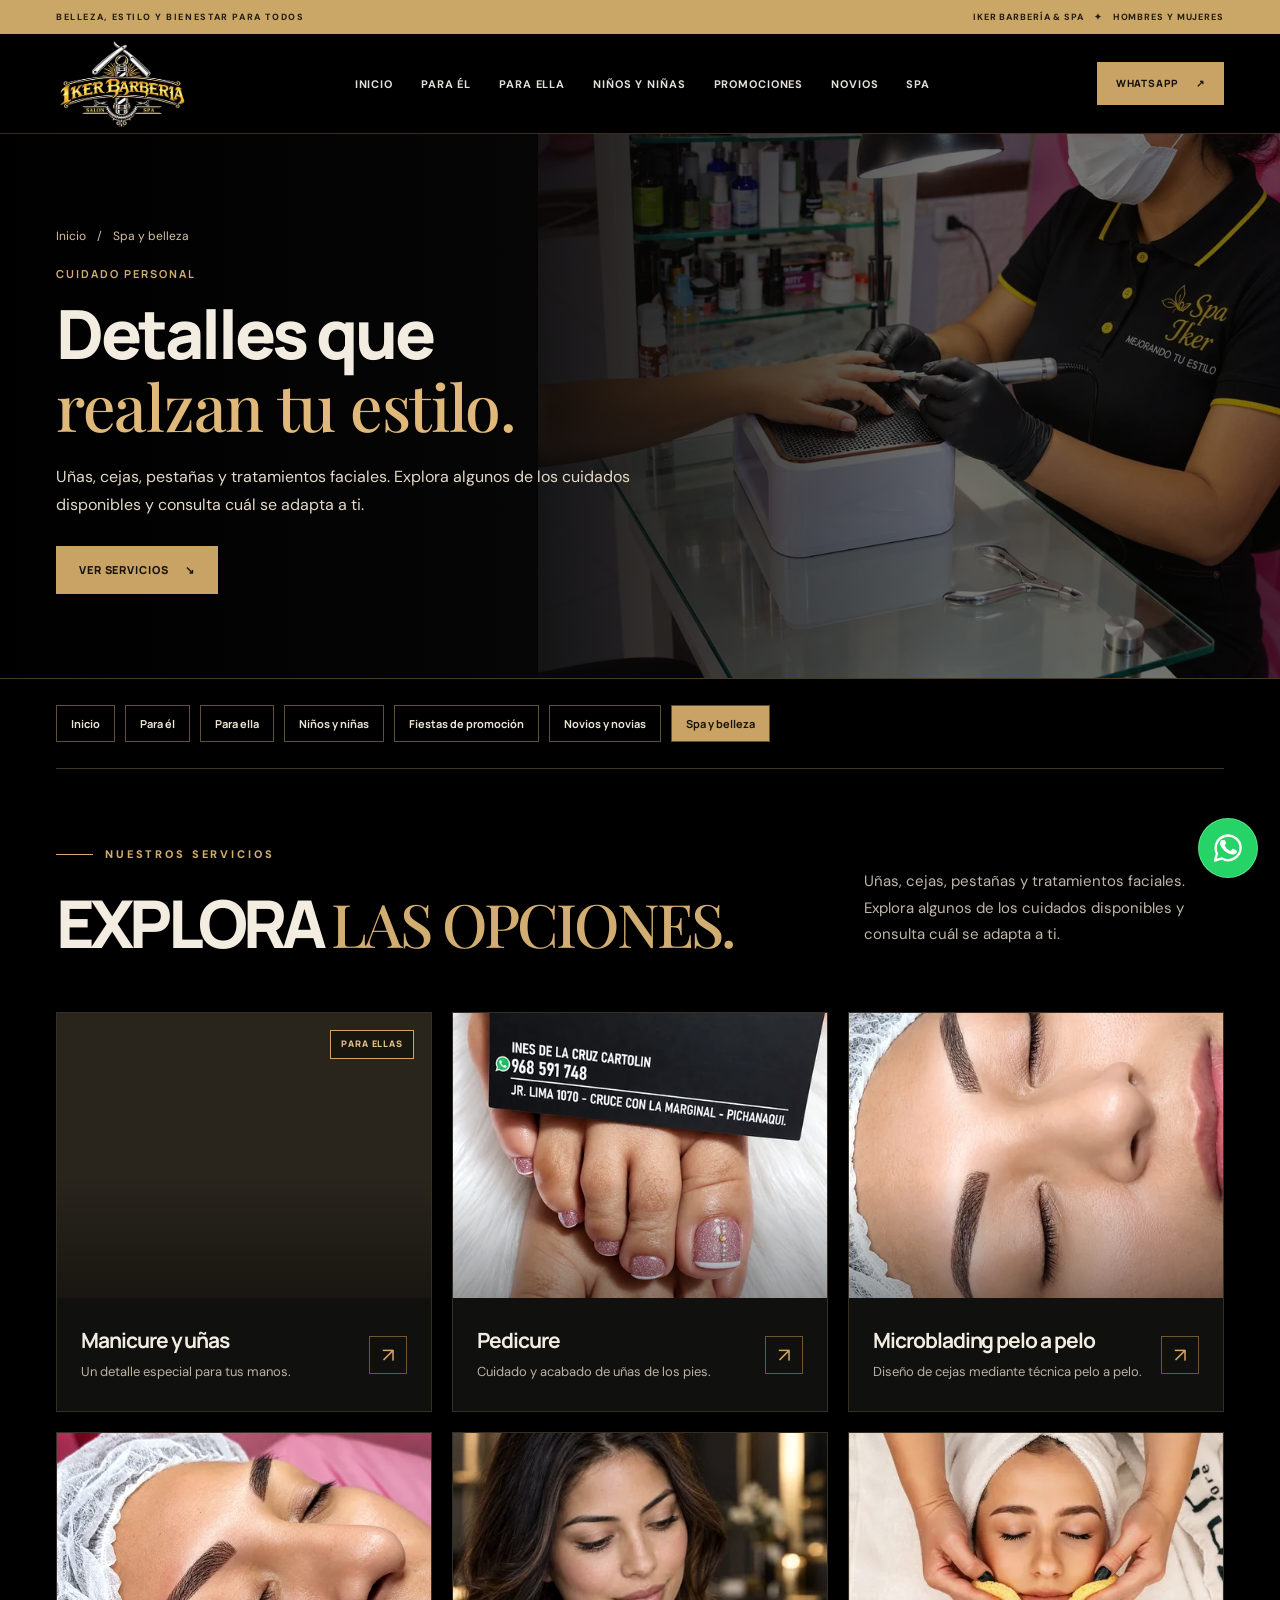
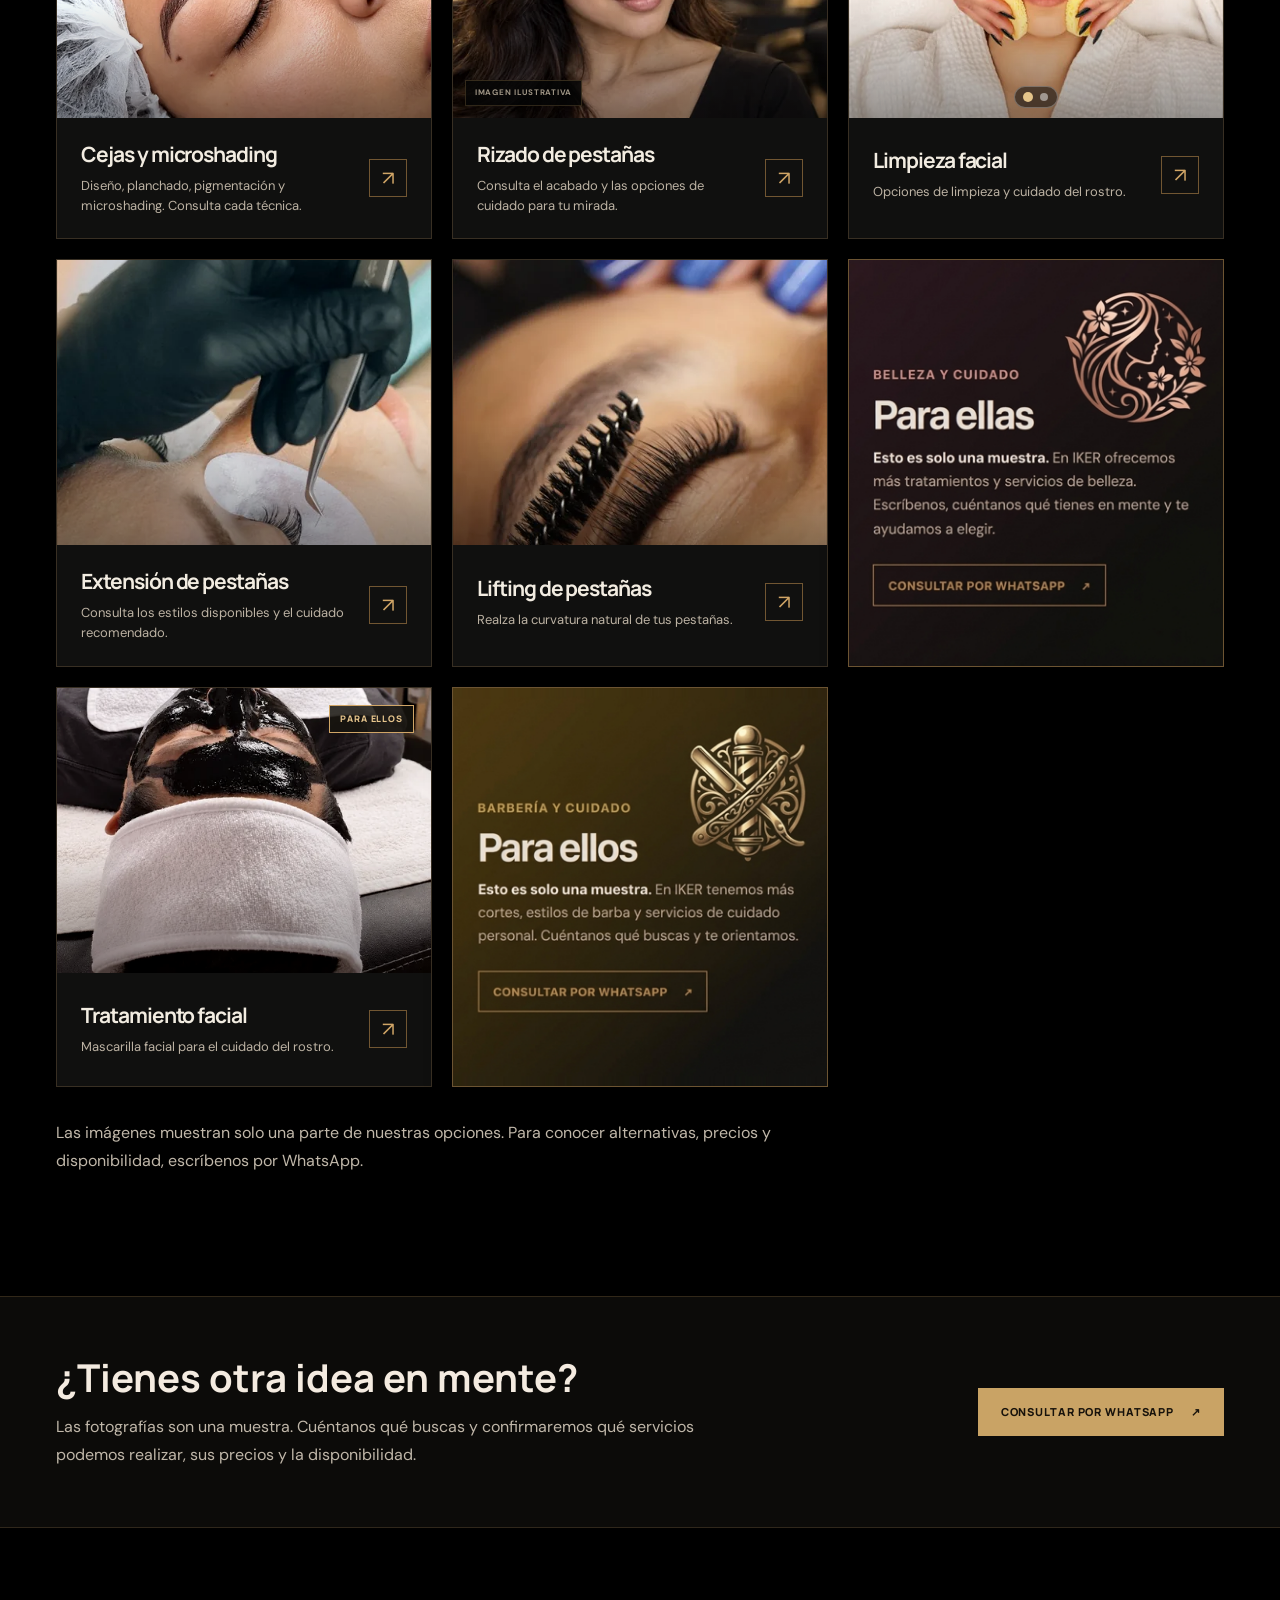
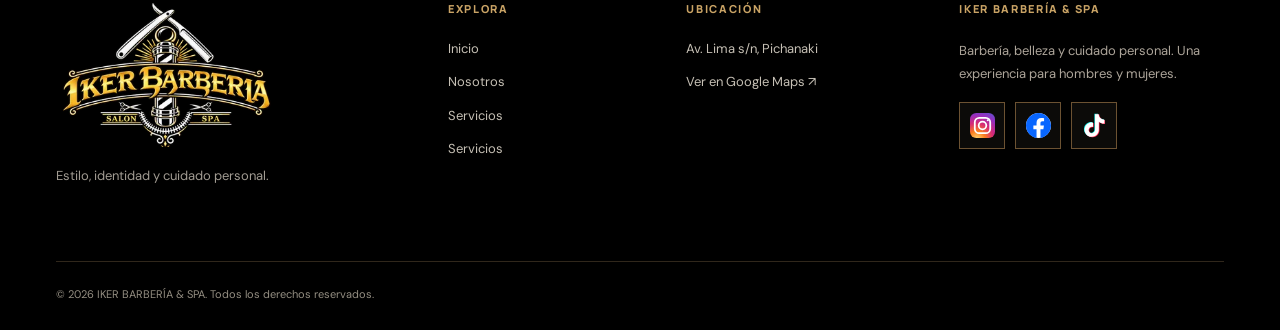
<file: spa-y-belleza/index.html>
<!DOCTYPE html>
<html lang="es-PE"><head><meta charset="utf-8"><meta name="viewport" content="width=device-width, initial-scale=1">
<meta name="theme-color" content="#000000">
<title>Spa y belleza | IKER BARBERÍA &amp; SPA en Pichanaki</title><meta name="description" content="Manicure, pedicure, cejas, microblading, pestañas y tratamientos faciales en IKER BARBERÍA &amp; SPA, Pichanaki.">
<link rel="canonical" href="https://ikerbarberiaspa.github.io/spa-y-belleza/"><link rel="icon" href="../img/identidad/favicon.png" type="image/png">
<meta property="og:type" content="website"><meta property="og:locale" content="es_PE"><meta property="og:title" content="Spa y belleza | IKER BARBERÍA &amp; SPA en Pichanaki">
<meta property="og:description" content="Manicure, pedicure, cejas, microblading, pestañas y tratamientos faciales en IKER BARBERÍA &amp; SPA, Pichanaki."><meta property="og:url" content="https://ikerbarberiaspa.github.io/spa-y-belleza/"><meta property="og:image" content="https://ikerbarberiaspa.github.io/img/mujeres/manicura/manicura.webp">
<meta name="twitter:card" content="summary_large_image">
<link rel="preconnect" href="https://fonts.googleapis.com"><link rel="preconnect" href="https://fonts.gstatic.com" crossorigin>
<link href="https://fonts.googleapis.com/css2?family=DM+Sans:wght@400;500;600;700&amp;family=Manrope:wght@400;500;600;700;800&amp;family=Playfair+Display:wght@400;500;600;700&amp;display=swap" rel="stylesheet">
<link href="../css/estilos.css" rel="stylesheet"><link href="../css/personalizacion.css" rel="stylesheet"><link href="../css/ampliacion.css" rel="stylesheet"><link href="../css/paginas.css" rel="stylesheet">
<script defer src="../js/app.js"></script><script defer src="../js/ampliacion.js"></script><script type="application/ld+json">{"@context":"https://schema.org","@graph":[{"@type":"WebPage","@id":"https://ikerbarberiaspa.github.io/spa-y-belleza/#pagina","url":"https://ikerbarberiaspa.github.io/spa-y-belleza/","name":"Spa y belleza | IKER BARBERÍA & SPA en Pichanaki","description":"Manicure, pedicure, cejas, microblading, pestañas y tratamientos faciales en IKER BARBERÍA & SPA, Pichanaki.","inLanguage":"es-PE","isPartOf":{"@id":"https://ikerbarberiaspa.github.io/#website"},"about":{"@id":"https://ikerbarberiaspa.github.io/#negocio"}},{"@type":"BreadcrumbList","itemListElement":[{"@type":"ListItem","position":1,"name":"Inicio","item":"https://ikerbarberiaspa.github.io/"},{"@type":"ListItem","position":2,"name":"Spa y belleza","item":"https://ikerbarberiaspa.github.io/spa-y-belleza/"}]}]}</script>
<link href="../css/mejoras.css" rel="stylesheet"></head><body class="subpage-main"><a class="skip-link" href="#contenido">Ir al contenido</a>
<div aria-label="IKER BARBERÍA &amp; SPA" class="announcement"><span>BELLEZA, ESTILO Y BIENESTAR PARA TODOS</span><span class="announcement-right">IKER BARBERÍA &amp; SPA <span aria-hidden="true">✦</span> HOMBRES Y MUJERES</span>
</div>
<header class="site-header" id="cabecera">
<div class="shell header-inner">
<a aria-label="IKER BARBERÍA &amp; SPA, ir al inicio" class="brand" href="../index.html">
<img alt="IKER Barbería · Salón · Spa" class="brand-logo" decoding="async" height="1024" src="../img/responsive/identidad/logo-iker-transparente-320.webp" width="1536" sizes="(max-width: 900px) 110px, 132px" srcset="../img/responsive/identidad/logo-iker-transparente-320.webp 320w, ../img/responsive/identidad/logo-iker-transparente-640.webp 640w">
</a>
<nav aria-label="Menú principal" class="primary-nav" id="navegacion">






<a class="nav-link" href="../index.html">Inicio</a><a class="nav-link" href="../para-el/index.html">Para él</a><a class="nav-link" href="../para-ella/index.html">Para ella</a><a class="nav-link" href="../ninos-y-ninas/index.html">Niños y niñas</a><a class="nav-link" href="../fiestas-de-promocion/index.html">Promociones</a><a class="nav-link" href="../novios-y-novias/index.html">Novios</a><a aria-current="page" class="nav-link active" href="../spa-y-belleza/index.html">Spa</a></nav>
<div class="header-actions">
<a class="btn btn-gold header-book" href="https://wa.me/51968591748?text=%C2%A1Hola%2C%20IKER%21%20Quisiera%20consultar%20por%20un%20servicio%20y%20coordinar%20una%20cita.%20%C2%BFTienen%20disponibilidad%3F" target="_blank" rel="noopener noreferrer" aria-label="Consultar disponibilidad por WhatsApp (abre en una pestaña nueva)">WHATSAPP <span aria-hidden="true">↗</span></a>
<button aria-controls="navegacion" aria-expanded="false" aria-label="Abrir menú" class="menu-toggle" type="button"><span></span><span></span><span></span>
</button>
</div>
</div>
</header>
<main id="contenido"><section class="subpage-intro" aria-labelledby="pagina-titulo">
<img class="subpage-intro-img" src="../img/responsive/mujeres/manicura/manicura-480.webp" alt="" fetchpriority="high" decoding="async" width="1086" height="1448" sizes="(max-width: 930px) 100vw, 60vw" srcset="../img/responsive/mujeres/manicura/manicura-480.webp 480w, ../img/responsive/mujeres/manicura/manicura-960.webp 960w, ../img/mujeres/manicura/manicura.webp 1086w">
<div class="shell subpage-intro-inner"><nav aria-label="Ruta de navegación" class="subpage-crumbs"><a href="../index.html">Inicio</a><span aria-hidden="true">/</span><span>Spa y belleza</span></nav>
<p class="subpage-kicker">CUIDADO PERSONAL</p><h1 id="pagina-titulo">Detalles que <em>realzan tu estilo.</em></h1><p class="subpage-intro-lead">Uñas, cejas, pestañas y tratamientos faciales. Explora algunos de los cuidados disponibles y consulta cuál se adapta a ti.</p>
<a class="btn btn-gold" href="#servicios">VER SERVICIOS <span aria-hidden="true">↘</span></a></div></section>
<div class="shell"><nav aria-label="Todas las categorías" class="subpage-nav"><a href="../index.html">Inicio</a><a href="../para-el/index.html">Para él</a><a href="../para-ella/index.html">Para ella</a><a href="../ninos-y-ninas/index.html">Niños y niñas</a><a href="../fiestas-de-promocion/index.html">Fiestas de promoción</a><a href="../novios-y-novias/index.html">Novios y novias</a><a href="../spa-y-belleza/index.html" aria-current="page">Spa y belleza</a></nav></div>
<section class="services section" id="servicios" aria-labelledby="servicios-titulo">
    <div class="shell"><div class="section-header"><div><p class="overline"><span class="line"></span> NUESTROS SERVICIOS</p>
    <h2 class="display-title" id="servicios-titulo">EXPLORA <em>LAS OPCIONES.</em></h2></div>
    <div class="section-aside"><p>Uñas, cejas, pestañas y tratamientos faciales. Explora algunos de los cuidados disponibles y consulta cuál se adapta a ti.</p></div></div>
    <div class="service-grid spa-services-grid"><article class="service-card reveal" data-service-category="mujeres">
<div class="service-image-wrap">
<img alt="Manicure realizada en el salón IKER" decoding="async" height="1448" loading="lazy" src="../img/responsive/mujeres/manicura/manicura-480.webp" width="1086" sizes="(max-width: 620px) 100vw, (max-width: 1200px) 50vw, 33vw" srcset="../img/responsive/mujeres/manicura/manicura-480.webp 480w, ../img/responsive/mujeres/manicura/manicura-960.webp 960w, ../img/mujeres/manicura/manicura.webp 1086w"><span class="service-index">07</span><span class="spa-audience-label">PARA ELLAS</span>
</div>
<div class="service-card-bottom">
<div>
<h3>Manicure y uñas</h3>
<p>Un detalle especial para tus manos.</p>
</div><a class="service-symbol" href="https://wa.me/51968591748?text=%C2%A1Hola%2C%20IKER%21%20Quisiera%20consultar%20el%20precio%20y%20la%20disponibilidad%20de%20manicure%20y%20u%C3%B1as." target="_blank" rel="noopener noreferrer" aria-label="Consultar manicure y uñas por WhatsApp" title="Consultar por WhatsApp">↗</a>
</div>
</article>
<article class="service-card reveal" data-service-category="mujeres">
<div class="service-image-wrap">
<img alt="Pedicure y decoración de uñas de los pies" decoding="async" height="1448" loading="lazy" src="../img/responsive/mujeres/pedicure/imagen-de-chatgpt-20-oct-2026-09-45-48-2-480.webp" width="1086" sizes="(max-width: 620px) 100vw, (max-width: 1200px) 50vw, 33vw" srcset="../img/responsive/mujeres/pedicure/imagen-de-chatgpt-20-oct-2026-09-45-48-2-480.webp 480w, ../img/responsive/mujeres/pedicure/imagen-de-chatgpt-20-oct-2026-09-45-48-2-960.webp 960w, ../img/mujeres/pedicure/imagen-de-chatgpt-20-oct-2026-09-45-48-2.webp 1086w"><span class="service-index">12</span>
</div>
<div class="service-card-bottom">
<div>
<h3>Pedicure</h3>
<p>Cuidado y acabado de uñas de los pies.</p>
</div><a class="service-symbol" href="https://wa.me/51968591748?text=%C2%A1Hola%2C%20IKER%21%20Quisiera%20consultar%20el%20precio%20y%20la%20disponibilidad%20de%20pedicure." target="_blank" rel="noopener noreferrer" aria-label="Consultar pedicure por WhatsApp" title="Consultar por WhatsApp">↗</a>
</div>
</article>
<article class="service-card reveal" data-service-category="mujeres">
<div class="service-image-wrap">
<img alt="Microblading pelo a pelo en IKER BARBERÍA &amp; SPA" decoding="async" height="1672" loading="lazy" src="../img/responsive/mujeres/microblading/microblading-2-480.webp" width="941" sizes="(max-width: 620px) 100vw, (max-width: 1200px) 50vw, 33vw" srcset="../img/responsive/mujeres/microblading/microblading-2-480.webp 480w, ../img/mujeres/microblading/microblading-2.webp 941w"><span class="service-index">19</span>
</div>
<div class="service-card-bottom">
<div>
<h3>Microblading pelo a pelo</h3>
<p>Diseño de cejas mediante técnica pelo a pelo.</p>
</div><a class="service-symbol" href="https://wa.me/51968591748?text=%C2%A1Hola%2C%20IKER%21%20Quisiera%20consultar%20el%20precio%20y%20la%20disponibilidad%20de%20microblading%20pelo%20a%20pelo." target="_blank" rel="noopener noreferrer" aria-label="Consultar microblading pelo a pelo por WhatsApp" title="Consultar por WhatsApp">↗</a>
</div>
</article>
<article class="service-card reveal" data-service-category="mujeres">
<div class="service-image-wrap iker-new-service-image">
<img alt="Trabajo de definición de cejas y microblading pelo a pelo" decoding="async" height="1086" loading="lazy" src="../img/responsive/mujeres/microblading/microblading-480.webp" width="1448" sizes="(max-width: 620px) 100vw, (max-width: 1200px) 50vw, 33vw" srcset="../img/responsive/mujeres/microblading/microblading-480.webp 480w, ../img/responsive/mujeres/microblading/microblading-960.webp 960w, ../img/mujeres/microblading/microblading.webp 1448w"><span class="service-index">11</span>
</div>
<div class="service-card-bottom">
<div>
<h3>Cejas y microshading</h3>
<p>Diseño, planchado, pigmentación y microshading. Consulta cada técnica.</p>
</div><a class="service-symbol" href="https://wa.me/51968591748?text=%C2%A1Hola%2C%20IKER%21%20Quisiera%20consultar%20el%20precio%20y%20la%20disponibilidad%20de%20cejas%20y%20microshading." target="_blank" rel="noopener noreferrer" aria-label="Consultar cejas y microshading por WhatsApp" title="Consultar por WhatsApp">↗</a>
</div>
</article>
<article class="service-card reveal" data-service-category="mujeres">
<div class="service-image-wrap iker-new-service-image">
<img alt="Rizado de pestañas" decoding="async" height="1024" loading="lazy" src="../img/responsive/mujeres/pestanas/pestanas-480.webp" width="1536" sizes="(max-width: 620px) 100vw, (max-width: 1200px) 50vw, 33vw" srcset="../img/responsive/mujeres/pestanas/pestanas-480.webp 480w, ../img/responsive/mujeres/pestanas/pestanas-960.webp 960w, ../img/mujeres/pestanas/pestanas.webp 1536w"><span class="service-index">14</span><span class="iker-photo-tag">IMAGEN ILUSTRATIVA</span>
</div>
<div class="service-card-bottom">
<div>
<h3>Rizado de pestañas</h3>
<p>Consulta el acabado y las opciones de cuidado para tu mirada.</p>
</div><a class="service-symbol" href="https://wa.me/51968591748?text=%C2%A1Hola%2C%20IKER%21%20Quisiera%20consultar%20el%20precio%20y%20la%20disponibilidad%20de%20rizado%20de%20pesta%C3%B1as." target="_blank" rel="noopener noreferrer" aria-label="Consultar rizado de pestañas por WhatsApp" title="Consultar por WhatsApp">↗</a>
</div>
</article>
<article class="service-card reveal" data-service-category="mujeres">
<div aria-label="Carrusel automático de Limpieza facial" aria-roledescription="carrusel" class="service-image-wrap gallery-carousel" data-caption="Limpieza facial" data-full-src="../img/fotos-servicios/limpieza-facial-1.webp" data-slides='[{"full":"../img/fotos-servicios/limpieza-facial-1.webp","src":"../img/fotos-servicios/limpieza-facial-1-480.webp","srcset":"../img/fotos-servicios/limpieza-facial-1-480.webp 480w, ../img/fotos-servicios/limpieza-facial-1-960.webp 960w, ../img/fotos-servicios/limpieza-facial-1.webp 1600w","alt":"Limpieza facial para mujeres con mascarilla verde","width":1600,"height":2400},{"full":"../img/fotos-servicios/limpieza-facial-2.webp","src":"../img/fotos-servicios/limpieza-facial-2-480.webp","srcset":"../img/fotos-servicios/limpieza-facial-2-480.webp 480w, ../img/fotos-servicios/limpieza-facial-2-960.webp 960w, ../img/fotos-servicios/limpieza-facial-2.webp 1600w","alt":"Limpieza facial para mujeres con esponjas y toalla tibia","width":1600,"height":1517}]'>
<img alt="Limpieza facial para mujeres con mascarilla verde" decoding="async" height="2400" loading="lazy" src="../img/fotos-servicios/limpieza-facial-1-480.webp" srcset="../img/fotos-servicios/limpieza-facial-1-480.webp 480w, ../img/fotos-servicios/limpieza-facial-1-960.webp 960w, ../img/fotos-servicios/limpieza-facial-1.webp 1600w" width="1600" sizes="(max-width: 620px) 100vw, (max-width: 1200px) 50vw, 33vw"><span class="service-index">09</span>
</div>
<div class="service-card-bottom">
<div>
<h3>Limpieza facial</h3>
<p>Opciones de limpieza y cuidado del rostro.</p>
</div><a class="service-symbol" href="https://wa.me/51968591748?text=%C2%A1Hola%2C%20IKER%21%20Quisiera%20consultar%20el%20precio%20y%20la%20disponibilidad%20de%20limpieza%20facial." target="_blank" rel="noopener noreferrer" aria-label="Consultar limpieza facial por WhatsApp" title="Consultar por WhatsApp">↗</a>
</div>
</article>
<article class="service-card reveal" data-service-category="mujeres">
<div class="service-image-wrap iker-new-service-image">
<img alt="Aplicación de extensiones de pestañas en IKER" decoding="async" height="2400" loading="lazy" src="../img/fotos-servicios/extension-pestanas-480.webp" srcset="../img/fotos-servicios/extension-pestanas-480.webp 480w, ../img/fotos-servicios/extension-pestanas-960.webp 960w, ../img/fotos-servicios/extension-pestanas.webp 1600w" width="1600" sizes="(max-width: 620px) 100vw, (max-width: 1200px) 50vw, 33vw"><span class="service-index">21</span>
</div>
<div class="service-card-bottom">
<div>
<h3>Extensión de pestañas</h3>
<p>Consulta los estilos disponibles y el cuidado recomendado.</p>
</div><a class="service-symbol" href="https://wa.me/51968591748?text=%C2%A1Hola%2C%20IKER%21%20Quisiera%20consultar%20el%20precio%20y%20la%20disponibilidad%20de%20extensi%C3%B3n%20de%20pesta%C3%B1as." target="_blank" rel="noopener noreferrer" aria-label="Consultar extensión de pestañas por WhatsApp" title="Consultar por WhatsApp">↗</a>
</div>
</article>
<article class="service-card reveal" data-service-category="mujeres">
<div class="service-image-wrap iker-new-service-image">
<img alt="Lifting de pestañas realizado con cepillo" decoding="async" height="2400" loading="lazy" src="../img/fotos-servicios/lifting-pestanas-480.webp" srcset="../img/fotos-servicios/lifting-pestanas-480.webp 480w, ../img/fotos-servicios/lifting-pestanas-960.webp 960w, ../img/fotos-servicios/lifting-pestanas.webp 1600w" width="1600" sizes="(max-width: 620px) 100vw, (max-width: 1200px) 50vw, 33vw"><span class="service-index">22</span>
</div>
<div class="service-card-bottom">
<div>
<h3>Lifting de pestañas</h3>
<p>Realza la curvatura natural de tus pestañas.</p>
</div><a class="service-symbol" href="https://wa.me/51968591748?text=%C2%A1Hola%2C%20IKER%21%20Quisiera%20consultar%20el%20precio%20y%20la%20disponibilidad%20de%20lifting%20de%20pesta%C3%B1as." target="_blank" rel="noopener noreferrer" aria-label="Consultar lifting de pestañas por WhatsApp" title="Consultar por WhatsApp">↗</a>
</div>
</article>
<a class="service-card service-more-card service-more-image-card service-more-card-women reveal" data-service-category="mujeres" href="https://wa.me/51968591748?text=%C2%A1Hola%2C%20IKER%21%20Quisiera%20conocer%20m%C3%A1s%20servicios%20y%20productos%20de%20belleza." target="_blank" rel="noopener noreferrer" aria-label="Consultar servicios para ellas por WhatsApp"><img src="../img/identidad/cta-para-ellas.png" alt="Belleza y cuidado personal para ellas. Consultar por WhatsApp." width="400" height="417" loading="lazy" decoding="async"></a>
<article class="service-card reveal service-card-facial" data-service-category="hombres">
<div class="service-image-wrap">
<img alt="Tratamiento facial para caballeros" decoding="async" height="1448" loading="lazy" src="../img/responsive/hombres/limpieza-facial/limpieza-facial-3-480.webp" width="1086" sizes="(max-width: 620px) 100vw, (max-width: 1200px) 50vw, 33vw" srcset="../img/responsive/hombres/limpieza-facial/limpieza-facial-3-480.webp 480w, ../img/responsive/hombres/limpieza-facial/limpieza-facial-3-960.webp 960w, ../img/hombres/limpieza-facial/limpieza-facial-3.webp 1086w"><span class="service-index">08</span><span class="spa-audience-label">PARA ELLOS</span>
</div>
<div class="service-card-bottom">
<div>
<h3>Tratamiento facial</h3>
<p>Mascarilla facial para el cuidado del rostro.</p>
</div><a class="service-symbol" href="https://wa.me/51968591748?text=%C2%A1Hola%2C%20IKER%21%20Quisiera%20consultar%20el%20precio%20y%20la%20disponibilidad%20de%20tratamiento%20facial." target="_blank" rel="noopener noreferrer" aria-label="Consultar tratamiento facial por WhatsApp" title="Consultar por WhatsApp">↗</a>
</div>
</article>
<a class="service-card service-more-card service-more-image-card service-more-card-men reveal" data-service-category="hombres" href="https://wa.me/51968591748?text=%C2%A1Hola%2C%20IKER%21%20Quisiera%20conocer%20m%C3%A1s%20servicios%20y%20productos%20para%20hombres." target="_blank" rel="noopener noreferrer" aria-label="Consultar servicios para ellos por WhatsApp"><img src="../img/identidad/cta-para-ellos.png" alt="Barbería y cuidado personal para ellos. Consultar por WhatsApp." width="400" height="417" loading="lazy" decoding="async"></a></div>
    <p class="subpage-service-note">Las imágenes muestran solo una parte de nuestras opciones. Para conocer alternativas, precios y disponibilidad, escríbenos por WhatsApp.</p></div></section>
<section class="subpage-callout" aria-labelledby="consulta-titulo"><div class="shell subpage-callout-inner"><div>
 <h2 id="consulta-titulo">¿Tienes otra idea en mente?</h2><p>Las fotografías son una muestra. Cuéntanos qué buscas y confirmaremos qué servicios podemos realizar, sus precios y la disponibilidad.</p></div>
 <a class="btn btn-gold" href="https://wa.me/51968591748?text=Hola%2C+IKER+BARBER%C3%8DA+%26+SPA.+Quisiera+consultar+servicios%2C+precios+y+disponibilidad+de+spa+y+belleza." target="_blank" rel="noopener noreferrer">CONSULTAR POR WHATSAPP <span aria-hidden="true">↗</span></a></div></section>
</main><footer class="footer">
<div class="shell footer-main">
<div class="footer-brand">
<a class="brand" href="../index.html">
<img alt="IKER Barbería · Salón · Spa" class="brand-logo" decoding="async" height="1024" src="../img/responsive/identidad/logo-iker-transparente-320.webp" width="1536" sizes="(max-width: 900px) 110px, 132px" srcset="../img/responsive/identidad/logo-iker-transparente-320.webp 320w, ../img/responsive/identidad/logo-iker-transparente-640.webp 640w" loading="lazy">
</a>
<p>Estilo, identidad y cuidado personal.</p>
</div>
<div class="footer-links"><strong>EXPLORA</strong>
<a href="../index.html#inicio">Inicio</a>
<a href="../index.html#nosotros">Nosotros</a>
<a href="../index.html#servicios">Servicios</a>
<a href="../index.html#servicios">Servicios</a>
</div>
<div class="footer-links"><strong>UBICACIÓN</strong>
<a href="../index.html#contacto">Av. Lima s/n, Pichanaki</a>
<a href="https://www.google.com/maps/dir//Iker+Barber%C3%ADa+Spa,+Av+Lima+s%2Fn,+Pichanaki+12866/data=!4m8!4m7!1m0!1m5!1m1!1s0x910a2d4d54e1767b:0xe0b9c890db10d2a2!2m2!1d-74.8751784!2d-10.9256373" rel="noopener noreferrer" target="_blank">Ver en Google Maps ↗</a>
</div>
<div class="footer-news"><strong>IKER BARBERÍA &amp; SPA</strong>
<p>Barbería, belleza y cuidado personal. Una experiencia para hombres y mujeres.</p>
<nav aria-label="Redes sociales de IKER Barbería Spa en el pie de página" class="social-links social-links-footer">
<a aria-label="Visitar Instagram de IKER Barbería Spa (abre en una pestaña nueva)" class="social-link" href="https://www.instagram.com/ikerbarberiaspa/" rel="noopener noreferrer" target="_blank" title="Instagram">
<img alt="" aria-hidden="true" class="social-icon" height="24" src="../img/redes-sociales/social-instagram.svg" width="24">
</a>
<a aria-label="Visitar Facebook de IKER Barbería Spa (abre en una pestaña nueva)" class="social-link" href="https://www.facebook.com/profile.php?id=100064150654777" rel="noopener noreferrer" target="_blank" title="Facebook">
<img alt="" aria-hidden="true" class="social-icon" height="24" src="../img/redes-sociales/social-facebook.svg" width="24">
</a>
<a aria-label="Visitar TikTok de IKER Barbería Spa (abre en una pestaña nueva)" class="social-link" href="https://www.tiktok.com/@iker.barbera.spa" rel="noopener noreferrer" target="_blank" title="TikTok">
<img alt="" aria-hidden="true" class="social-icon" height="24" src="../img/redes-sociales/social-tiktok.svg" width="24">
</a>
</nav>
</div>
</div>
<div class="footer-lower shell"><span>© <span id="year">2026</span> IKER BARBERÍA &amp; SPA. Todos los derechos reservados.</span></div>
</footer>
<a aria-label="Consultar por un servicio de IKER Barbería Spa en WhatsApp (abre en una pestaña nueva)" class="whatsapp-float" href="https://wa.me/51968591748?text=%C2%A1Hola%2C%20IKER%20Barber%C3%ADa%20Spa!%20Les%20escribo%20porque%20me%20interesa%20uno%20de%20sus%20servicios.%20%C2%BFPodr%C3%ADan%20brindarme%20informaci%C3%B3n%20y%20disponibilidad%20de%20atenci%C3%B3n%3F" rel="noopener noreferrer" target="_blank" title="Escríbenos por WhatsApp">
<img alt="" aria-hidden="true" height="32" src="../img/redes-sociales/social-whatsapp.svg" width="32">
</a>
</body></html>
</file>
<file: css/estilos.css>
:root {
  --night:#0b0b0a;
  --dark:#121211;
  --dark2:#1b1a18;
  --gold:#c9a365;
  --gold-light:#e8c78e;
  --cream:#f4f0e8;
  --ivory:#eae5d9;
  --warm:#d1c8b8;
  --muted:#8e8880;
  --border:#dcd5c9;
  --serif:'Playfair Display',Georgia,serif;
  --sans:'DM Sans',Arial,sans-serif;
  --display:'Manrope',Arial,sans-serif;
  --max:1310px
}
* {
  box-sizing:border-box
}
html {
  scroll-behavior:smooth;
  scroll-padding-top:90px
}
body {
  margin:0;
  min-width:320px;
  background:var(--cream);
  font-family:var(--sans);
  -webkit-font-smoothing:antialiased;
  color:#161511
}
button,input,select,textarea {
  font:inherit
}
button {
  cursor:pointer
}
a {
  color:inherit;
  text-decoration:none
}
img {
  display:block;
  width:100%;
  max-width:100%
}
button,img {
  user-select:none
}
::selection {
  background:#caa36b;
  color:#13100b
}
:focus-visible {
  outline:3px solid var(--gold);
  outline-offset:4px
}
.skip-link {
  position:absolute;
  z-index:200;
  top:-100px;
  left:12px;
  padding:12px;
  background:#fff;
  color:#000
}
.skip-link:focus {
  top:10px
}
.shell {
  width:min(var(--max),calc(100% - 112px));
  margin:auto
}
.section {
  padding:120px 0
}
section {
  scroll-margin-top:81px
}
.announcement {
  height:34px;
  background:#cba767;
  color:#251d12;
  display:flex;
  align-items:center;
  justify-content:space-between;
  padding:0 max(calc((100vw - 1310px)/2),56px);
  font-size:9px;
  letter-spacing:.18em;
  font-weight:800;
  white-space:nowrap
}
.announcement-right {
  letter-spacing:.1em
}
.announcement-right span {
  padding:0 7px
}
.site-header {
  position:sticky;
  top:0;
  z-index:80;
  height:84px;
  background:rgba(10,10,9,.98);
  border-bottom:1px solid #3c3121;
  color:#f7f4ef;
  backdrop-filter:blur(18px);
  transition:height .2s,box-shadow .2s
}
.site-header.scrolled {
  height:72px;
  box-shadow:0 8px 30px #0005
}
.header-inner {
  height:100%;
  display:flex;
  align-items:center;
  gap:38px
}
.brand {
  display:inline-flex;
  flex-direction:column;
  gap:2px;
  flex:0 0 auto;
  line-height:1
}
.brand-main {
  font:700 43px/.95 var(--serif);
  letter-spacing:.035em;
  color:#f6e9d3
}
.brand-dot {
  color:var(--gold)
}
.brand-sub {
  font-size:10px;
  font-weight:700;
  letter-spacing:.33em;
  padding-left:3px;
  color:#c8a76c
}
.primary-nav {
  display:flex;
  justify-content:center;
  align-items:center;
  gap:34px;
  flex:1
}
.nav-link {
  height:84px;
  display:grid;
  place-items:center;
  color:#e3dfd9;
  font-size:11px;
  font-weight:700;
  text-transform:uppercase;
  letter-spacing:.08em;
  position:relative;
  transition:color .2s
}
.nav-link:hover,.nav-link:focus {
  color:var(--gold-light)
}
.nav-link::after {
  position:absolute;
  bottom:21px;
  left:0;
  width:0;
  height:2px;
  background:var(--gold);
  content:"";
  transition:width .2s
}
.nav-link:hover::after,.nav-link.active::after {
  width:100%
}
.header-actions {
  display:flex;
  align-items:center;
  gap:12px
}
.btn {
  display:inline-flex;
  align-items:center;
  justify-content:center;
  gap:17px;
  min-height:48px;
  padding:15px 22px;
  appearance:none;
  border:1px solid transparent;
  font:800 11px/1.3 var(--display);
  letter-spacing:.08em;
  text-transform:uppercase;
  transition:background .2s,transform .2s,border-color .2s,color .2s;
  white-space:nowrap
}
.btn:hover {
  transform:translateY(-2px)
}
.btn:active {
  transform:translateY(0)
}
.btn-gold {
  background:var(--gold);
  border-color:var(--gold);
  color:#17120b
}
.btn-gold:hover {
  background:var(--gold-light);
  border-color:var(--gold-light)
}
.btn-outline {
  border-color:#ffffff8e;
  background:#0d0c0a45;
  color:#fff
}
.btn-outline:hover {
  border-color:var(--gold-light);
  background:#ffffff16
}
.btn-dark {
  background:var(--night);
  border-color:var(--night);
  color:#f4ede3
}
.btn-dark:hover {
  background:#3a3125
}
.btn-lg {
  min-height:57px;
  padding:17px 24px;
  font-size:11px
}
.header-book {
  min-height:43px;
  padding:14px 18px;
  font-size:10px
}
.calendar-icon {
  font-size:17px;
  font-weight:400
}
.mobile-book,.menu-toggle {
  display:none
}
/* Hero full-width, photographic visual */ .hero {
  min-height:clamp(650px,calc(100svh - 118px),860px);
  background:#171510;
  position:relative;
  color:#fff;
  isolation:isolate;
  overflow:hidden;
  display:flex;
  align-items:center
}
.hero-backdrop {
  position:absolute;
  inset:0;
  z-index:-3;
  background-image:none;
  background-size:cover;
  background-position:center 35%;
  transform:scale(1.015);
  animation:hero-zoom 15s ease-out both
}
.hero-wash {
  position:absolute;
  inset:0;
  z-index:-2;
  background:linear-gradient(90deg,rgba(2,2,2,.91) 0%,rgba(5,5,5,.83) 21%,rgba(5,5,5,.55) 45%,rgba(4,4,4,.14) 76%,rgba(1,1,1,.33) 100%),linear-gradient(0deg,rgba(0,0,0,.64),transparent 25%,transparent 65%,rgba(0,0,0,.23))
}
.hero-content {
  min-height:100%;
  position:relative;
  z-index:1;
  display:flex;
  align-items:center;
  padding:100px 0 115px
}
.hero-copy {
  max-width:880px
}
.overline {
  display:flex;
  align-items:center;
  gap:12px;
  margin:0 0 22px;
  color:#9a7545;
  font-size:11px;
  font-weight:800;
  letter-spacing:.26em;
  text-transform:uppercase
}
.overline-light {
  color:#dfc39b
}
.overline .line {
  display:inline-block;
  width:37px;
  height:1px;
  background:currentColor
}
.overline-deco {
  font-weight:400;
  color:#7a7268;
  margin:0 3px
}
.hero h1 {
  font:800 clamp(62px,7.6vw,126px)/.99 var(--display);
  letter-spacing:-.085em;
  margin:0;
  text-transform:uppercase;
  text-shadow:0 10px 30px #0004
}
.hero h1 em {
  font-style:normal;
  color:#d7b378
}
.short-gold-line {
  background:var(--gold);
  height:3px;
  width:64px;
  margin:28px 0 22px
}
.hero-lead {
  font:400 17px/1.9 var(--sans);
  color:#eee8de;
  max-width:500px;
  margin:0 0 29px;
  text-wrap:balance
}
.hero-cta {
  display:flex;
  align-items:center;
  gap:12px;
  flex-wrap:wrap
}
.hero-vertical {
  position:absolute;
  right:0;
  top:50%;
  transform:translateY(-50%);
  display:flex;
  flex-direction:column;
  align-items:center;
  gap:75px;
  writing-mode:vertical-rl;
  font-size:10px;
  font-weight:800;
  letter-spacing:.27em;
  color:#eadcc5
}
.scroll-prompt {
  position:absolute;
  bottom:25px;
  left:max(calc((100% - var(--max))/2),56px);
  display:flex;
  align-items:center;
  gap:14px;
  color:#e2ddd4;
  font-weight:800;
  font-size:9px;
  letter-spacing:.22em
}
.scroll-line {
  height:1px;
  width:46px;
  background:var(--gold)
}
.hero-bottom-rule {
  height:4px;
  background:linear-gradient(90deg,var(--gold) 0,30%,transparent 30%,transparent 100%);
  position:absolute;
  bottom:0;
  left:0;
  right:0
}
@keyframes hero-zoom {
  from {
    transform:scale(1.09)
  }
  to {
    transform:scale(1.015)
  }

}
.brand-marquee {
  overflow:hidden;
  background:var(--gold);
  color:#21180e;
  border-bottom:1px solid #be944f
}
.brand-marquee-inner {
  width:max-content;
  display:flex;
  align-items:center;
  gap:40px;
  padding:17px 0;
  animation:marquee-move 37s linear infinite;
  white-space:nowrap
}
.brand-marquee span {
  font:800 11px var(--display);
  letter-spacing:.24em
}
.brand-marquee i {
  font:normal 19px var(--serif)
}
@keyframes marquee-move {
  to {
    transform:translateX(-50%)
  }

}
.display-title {
  font:800 clamp(42px,5.15vw,76px)/1.06 var(--display);
  letter-spacing:-.073em;
  text-transform:uppercase;
  margin:0
}
.display-title em {
  font:500 .91em var(--serif);
  letter-spacing:-.048em;
  text-transform:none;
  color:#a57b47
}
.section-header {
  display:flex;
  align-items:end;
  justify-content:space-between;
  gap:36px;
  margin-bottom:49px
}
.section-aside {
  width:min(360px,100%);
  font-size:15px;
  line-height:1.75;
  color:#6b655d
}
.section-aside p {
  margin:0 0 16px
}
.draft-tag {
  display:inline-block;
  border-top:1px solid #c5b79e;
  padding:14px 0 0;
  color:#987547;
  font-weight:700;
  letter-spacing:.07em;
  font-size:9px
}
.section-footnote {
  color:#777065;
  font-size:12px;
  line-height:1.8;
  margin:24px 0 0
}
.services {
  background:var(--cream)
}
.service-grid {
  display:grid;
  grid-template-columns:repeat(3,minmax(0,1fr));
  gap:20px
}
.service-card {
  background:#fffdf8;
  min-width:0;
  border:1px solid #e1d9ce;
  transition:box-shadow .25s,transform .25s
}
.service-card:hover {
  transform:translateY(-5px);
  box-shadow:0 23px 38px #22160817
}
.service-image-wrap {
  height:285px;
  overflow:hidden;
  position:relative;
  background:#29251d
}
.service-image-wrap:after {
  content:'';
  position:absolute;
  inset:0;
  background:linear-gradient(to top,#0006,transparent 43%);
  pointer-events:none
}
.service-image-wrap img {
  width:100%;
  height:100%;
  object-fit:cover;
  object-position:center 37%;
  filter:saturate(.69) contrast(1.07);
  transition:transform .6s,filter .6s
}
.service-card:hover img {
  transform:scale(1.06);
  filter:saturate(.9) contrast(1.06)
}
.service-index {
  position:absolute;
  top:19px;
  left:19px;
  z-index:2;
  color:#fff;
  font:700 11px var(--display);
  background:#1a1a17b5;
  padding:8px 11px;
  letter-spacing:.13em;
  border:1px solid #ffffff57
}
.service-card-bottom {
  min-height:113px;
  padding:22px 24px;
  display:flex;
  justify-content:space-between;
  align-items:center;
  gap:14px
}
.service-card h3 {
  font:700 21px var(--display);
  letter-spacing:-.05em;
  margin:0 0 8px
}
.service-card p {
  color:#756f67;
  margin:0;
  font-size:13px
}
.service-arrow {
  flex:0 0 41px;
  height:41px;
  border:1px solid #cbb58e;
  background:transparent;
  color:#8c653c;
  font-size:22px;
  display:grid;
  place-items:center;
  transition:background .2s,color .2s
}
.service-arrow:hover {
  background:var(--gold);
  color:#17120b
}
.about {
  background:#e7e1d6;
  overflow:hidden
}
.about-grid {
  display:grid;
  grid-template-columns:1fr .95fr;
  align-items:center;
  gap:95px
}
.about-visual {
  position:relative;
  padding:0 30px 25px 0
}
.about-photo-frame {
  height:640px;
  position:relative;
  background:#302a20
}
.about-photo-frame:after {
  position:absolute;
  content:'';
  top:-17px;
  left:21px;
  right:-19px;
  bottom:23px;
  z-index:0;
  border:1px solid #bc965e;
  pointer-events:none
}
.about-photo-frame img {
  width:100%;
  height:100%;
  object-fit:cover;
  position:relative;
  z-index:1;
  filter:saturate(.78)
}
.about-seal {
  background:var(--gold);
  color:#18130a;
  position:absolute;
  z-index:2;
  bottom:61px;
  right:-1px;
  width:170px;
  height:135px;
  display:flex;
  flex-direction:column;
  align-items:center;
  justify-content:center;
  gap:5px;
  box-shadow:0 12px 26px #0003
}
.about-seal span {
  font:700 55px/.9 var(--serif)
}
.about-seal small {
  font-size:10px;
  font-weight:800;
  letter-spacing:.22em
}
.about-caption {
  font-size:10px;
  letter-spacing:.08em;
  color:#726a5c;
  margin:13px 0 0
}
.about-copy .intro {
  font:400 23px/1.62 var(--serif);
  margin:30px 0 18px
}
.about-copy .about-detail {
  font-size:15px;
  line-height:1.9;
  color:#655e54;
  margin:0 0 30px
}
.about-values {
  border-top:1px solid #c9bca9;
  margin:0 0 32px
}
.about-values>div {
  display:grid;
  grid-template-columns:50px 140px 1fr;
  align-items:center;
  gap:13px;
  border-bottom:1px solid #c9bca9;
  padding:16px 0
}
.about-values span {
  font-size:11px;
  color:#9d7950;
  font-weight:800
}
.about-values strong {
  font:700 14px var(--display)
}
.about-values small {
  font-size:12px;
  color:#777064
}
.text-link {
  border-bottom:1px solid #946a3b;
  display:inline-flex;
  align-items:center;
  gap:25px;
  padding-bottom:11px;
  font-size:11px;
  font-weight:800;
  letter-spacing:.13em;
  color:#8a6238;
  transition:gap .2s
}
.text-link:hover {
  gap:31px
}
.quote-section {
  background:#11110f;
  padding:90px 0;
  text-align:center;
  color:#fff;
  position:relative;
  overflow:hidden
}
.quote-section:before {
  content:'I';
  position:absolute;
  left:-45px;
  top:-300px;
  font:700 680px var(--serif);
  color:#ffffff06
}
.quote-inner {
  position:relative
}
.quote-ornament {
  display:block;
  color:var(--gold);
  font-size:26px;
  margin-bottom:20px
}
.quote-inner p {
  font:800 clamp(36px,4.9vw,73px)/1.22 var(--display);
  letter-spacing:-.06em;
  margin:0 0 32px
}
.quote-inner em {
  font:500 1.01em var(--serif);
  color:var(--gold-light);
  letter-spacing:-.04em
}
.quote-under {
  font-size:10px;
  color:#beb5a8;
  letter-spacing:.23em;
  font-weight:700
}
.gallery {
  background:#f9f7f3
}
.gallery-head {
  margin-bottom:29px
}
.gallery-intro {
  margin-bottom:5px
}
.filter-row {
  display:flex;
  gap:7px;
  flex-wrap:wrap;
  margin:0 0 20px
}
.filter {
  border:1px solid #d9cebc;
  background:transparent;
  padding:12px 19px;
  color:#6c6255;
  letter-spacing:.13em;
  font-weight:800;
  font-size:10px;
  transition:background .2s,border-color .2s,color .2s
}
.filter:hover {
  border-color:#b6935a
}
.filter.active {
  background:var(--gold);
  border-color:var(--gold);
  color:#19150f
}
.gallery-grid {
  display:grid;
  grid-template-columns:repeat(4,minmax(0,1fr));
  grid-auto-rows:258px;
  gap:12px
}
.gallery-item {
  position:relative;
  display:block;
  border:0;
  background:#2d2923;
  overflow:hidden;
  padding:0;
  min-width:0;
  text-align:left
}
.gallery-item.wide {
  grid-column:span 2
}
.gallery-item img {
  width:100%;
  height:100%;
  object-fit:cover;
  filter:saturate(.68) contrast(1.08);
  transition:transform .6s,filter .6s
}
.gallery-item:hover img,.gallery-item:focus-visible img {
  transform:scale(1.07);
  filter:saturate(.93)
}
.gallery-overlay {
  position:absolute;
  inset:auto 0 0;
  padding:38px 18px 15px;
  color:#fff;
  background:linear-gradient(transparent,#090909c7);
  display:flex;
  justify-content:space-between;
  align-items:end;
  font:800 10px var(--display);
  letter-spacing:.18em
}
.gallery-overlay strong {
  font-size:23px;
  font-weight:400
}
.gallery-item[hidden] {
  display:none
}
.gallery-note {
  margin-top:17px
}
.booking-banner {
  background:#1b1a17;
  color:#fff;
  position:relative;
  overflow:hidden;
  padding:86px 0
}
.booking-banner:before {
  content:"";
  position:absolute;
  inset:0;
  background:linear-gradient(90deg,#0d0d0bb3,#161510e8);
  opacity:.77
}
.booking-banner-inner {
  position:relative;
  display:flex;
  align-items:center;
  justify-content:space-between;
  gap:30px
}
.booking-banner h2 {
  font:800 clamp(38px,4.6vw,67px)/1.12 var(--display);
  letter-spacing:-.065em;
  margin:0
}
.booking-banner h2 em {
  font:500 .94em var(--serif);
  color:var(--gold-light)
}
.contact {
  background:var(--cream)
}
.contact-grid {
  display:grid;
  grid-template-columns:.92fr 1.08fr;
  gap:90px;
  align-items:stretch
}
.contact-info {
  padding:8px 0
}
.contact-lead {
  color:#696258;
  line-height:1.8;
  font-size:15px;
  max-width:480px;
  margin:27px 0 30px
}
.contact-list {
  border-top:1px solid #d0c8b9;
  margin-bottom:27px
}
.contact-line {
  display:flex;
  gap:18px;
  border-bottom:1px solid #d0c8b9;
  padding:21px 0
}
.info-icon {
  flex:0 0 29px;
  font-size:24px;
  color:#987443
}
.contact-line div {
  display:flex;
  flex-direction:column;
  gap:8px;
  min-width:0
}
.contact-line small {
  letter-spacing:.17em;
  font-size:10px;
  font-weight:800;
  color:#8e724b
}
.contact-line div>span,.contact-line a {
  font-size:14px;
  color:#3e382f;
  overflow-wrap:anywhere
}
.contact-line a:hover {
  color:#ac814d
}
.location-panel {
  min-height:530px;
  background:radial-gradient(ellipse at 54% 45%,#383228 0%,#22211d 42%,#161713 90%);
  position:relative;
  overflow:hidden;
  display:flex;
  align-items:center;
  justify-content:center;
  color:#fff;
  border:1px solid #a18d6b
}
.map-lines {
  position:absolute;
  inset:-20%;
  opacity:.22;
  background-image:linear-gradient(72deg,transparent 46%,#c5ab7d 46.2%,transparent 46.6%),linear-gradient(18deg,transparent 30%,#c5ab7d 30.3%,transparent 30.7%),repeating-linear-gradient(90deg,transparent 0 85px,#c5ab7d7a 86px,transparent 88px),repeating-linear-gradient(0deg,transparent 0 74px,#c5ab7d6b 75px,transparent 77px);
  transform:rotate(-17deg)
}
.map-marker {
  position:relative;
  z-index:1;
  width:110px;
  height:110px;
  border-radius:50%;
  background:var(--gold);
  color:#17120b;
  border:6px solid #ffffff2b;
  outline:1px solid var(--gold);
  display:flex;
  align-items:center;
  justify-content:center;
  flex-direction:column;
  box-shadow:0 0 0 18px #c3a16e1c
}
.map-marker span {
  font:700 38px var(--serif)
}
.map-marker small {
  font-size:8px;
  font-weight:800;
  letter-spacing:.15em
}
.map-caption {
  position:absolute;
  bottom:0;
  left:0;
  right:0;
  background:linear-gradient(transparent,#0d0d0cea 30%);
  padding:65px 31px 29px;
  display:flex;
  flex-direction:column;
  gap:9px
}
.mini-gold-line {
  display:block;
  width:36px;
  height:2px;
  background:var(--gold);
  margin-bottom:5px
}
.map-caption strong {
  font-size:13px;
  letter-spacing:.08em
}
.map-caption small {
  font-size:12px;
  line-height:1.6;
  color:#c9bfb0;
  max-width:370px
}
.footer {
  background:var(--night);
  color:#eee8dc
}
.footer-main {
  display:grid;
  grid-template-columns:1.4fr .72fr .75fr 1fr;
  gap:48px;
  padding:73px 0 64px
}
.footer-brand .brand-main {
  font-size:49px
}
.footer-brand p {
  font-size:13px;
  color:#a19b92;
  margin-top:19px
}
.footer-links,.footer-news {
  display:flex;
  flex-direction:column;
  gap:14px
}
.footer-links strong,.footer-news strong {
  font:800 11px var(--display);
  letter-spacing:.15em;
  color:var(--gold);
  margin-bottom:9px
}
.footer-links a,.footer-links button {
  font-size:13px;
  color:#c6c0b5;
  line-height:1.5;
  text-align:left;
  border:0;
  padding:0;
  background:transparent
}
.footer-links a:hover,.footer-links button:hover {
  color:var(--gold-light)
}
.footer-news p {
  color:#ada59a;
  margin:0;
  font-size:13px;
  line-height:1.8
}
.footer-lower {
  border-top:1px solid #39362f;
  display:flex;
  align-items:center;
  justify-content:space-between;
  gap:16px;
  padding:24px 0 28px;
  color:#948e82;
  font-size:11px;
  line-height:1.5
}
.gold-star {
  color:var(--gold);
  margin-left:4px
}
/* Dialogs */ dialog {
  border:0;
  padding:0
}
dialog::backdrop {
  background:#070706e0;
  backdrop-filter:blur(4px)
}
.booking-modal {
  background:#f6f1e7;
  color:#181614;
  width:min(570px,calc(100% - 20px));
  max-height:calc(100vh - 40px);
  box-shadow:0 28px 70px #0007
}
.booking-modal[open] {
  animation:modal-enter .25s both
}
.booking-inner {
  padding:44px 43px 38px
}
.close-modal {
  position:absolute;
  right:12px;
  top:11px;
  border:0;
  background:transparent;
  color:#3e3325;
  font-size:32px;
  width:42px;
  height:42px
}
.booking-inner h2 {
  font:800 40px/1.16 var(--display);
  letter-spacing:-.06em;
  margin:0 0 15px
}
.booking-inner h2 em {
  font:500 1.02em var(--serif);
  color:#a17c45
}
.booking-inner>p:not(.overline) {
  font-size:13px;
  line-height:1.75;
  color:#736b60;
  margin:0 0 22px
}
.booking-inner form {
  display:grid;
  gap:9px
}
.booking-inner label {
  font-size:11px;
  font-weight:800;
  letter-spacing:.04em;
  margin-top:7px
}
.booking-inner label span {
  color:#ab582e
}
.booking-inner input,.booking-inner select,.booking-inner textarea {
  border:1px solid #d2c8b6;
  background:#fffefb;
  color:#171511;
  padding:12px 13px;
  border-radius:0;
  min-width:0;
  width:100%;
  font-size:14px
}
.booking-inner textarea {
  resize:vertical
}
.fields-inline {
  display:grid;
  grid-template-columns:1fr 1fr;
  gap:14px
}
.fields-inline>div {
  min-width:0;
  display:flex;
  flex-direction:column;
  gap:10px
}
.booking-inner .btn-submit {
  margin-top:15px
}
.form-explain {
  font-size:11px;
  line-height:1.6;
  color:#726959
}
.lightbox {
  background:#111;
  width:min(970px,calc(100% - 32px));
  color:#eee;
  box-shadow:0 20px 60px #000a;
  max-height:94vh;
  overflow:auto
}
.lightbox img {
  max-height:76vh;
  object-fit:contain;
  background:#111
}
.lightbox p {
  margin:0;
  padding:18px 22px;
  color:#dfc59a;
  font-size:13px;
  letter-spacing:.02em
}
.lightbox-close {
  position:absolute;
  top:8px;
  right:9px;
  z-index:2;
  background:#171511e8;
  border:1px solid #bd9b5f;
  color:#fff;
  width:42px;
  height:42px;
  font-size:30px
}
.reveal {
  transition:opacity .7s,transform .7s
}
.js .reveal:not(.in-view) {
  opacity:0;
  transform:translateY(28px)
}
.reveal.in-view {
  opacity:1;
  transform:translateY(0)
}
@keyframes modal-enter {
  from {
    opacity:0;
    transform:translateY(14px)
  }
  to {
    opacity:1;
    transform:translateY(0)
  }

}
@media(max-width:1150px) {
  .shell {
    width:calc(100% - 70px)
  }
  .primary-nav {
    gap:19px
  }
  .header-inner {
    gap:22px
  }
  .header-book {
    padding:11px 13px
  }
  .service-image-wrap {
    height:245px
  }
  .about-grid {
    gap:48px
  }
  .about-photo-frame {
    height:555px
  }
  .contact-grid {
    gap:52px
  }
  .hero-vertical {
    right:10px
  }
  .announcement {
    padding:0 35px
  }
  .scroll-prompt {
    left:35px
  }

}
@media(max-width:900px) {
  .announcement {
    font-size:8px
  }
  .announcement-right {
    display:none
  }
  .site-header,.site-header.scrolled {
    height:73px
  }
  .header-inner {
    justify-content:space-between
  }
  .header-book {
    display:none
  }
  .menu-toggle {
    display:flex;
    width:45px;
    height:44px;
    align-items:center;
    justify-content:center;
    flex-direction:column;
    gap:6px;
    background:transparent;
    border:1px solid #766045
  }
  .menu-toggle span {
    height:2px;
    width:20px;
    background:#efdfc6;
    transition:transform .2s,opacity .2s
  }
  .menu-toggle[aria-expanded="true"] span:nth-child(1) {
    transform:translateY(8px) rotate(45deg)
  }
  .menu-toggle[aria-expanded="true"] span:nth-child(2) {
    opacity:0
  }
  .menu-toggle[aria-expanded="true"] span:nth-child(3) {
    transform:translateY(-8px) rotate(-45deg)
  }
  .primary-nav {
    display:none;
    position:absolute;
    top:73px;
    left:0;
    right:0;
    padding:16px 35px 25px;
    background:#11110f;
    border-top:1px solid #443827;
    box-shadow:0 20px 35px #0009
  }
  .primary-nav.is-open {
    display:flex;
    flex-direction:column;
    align-items:stretch;
    gap:0
  }
  .nav-link {
    height:auto;
    padding:16px 0;
    display:block;
    border-bottom:1px solid #302b23
  }
  .nav-link:after {
    bottom:0
  }
  .mobile-book {
    display:block;
    background:var(--gold);
    color:#16120a;
    border:0;
    font-weight:800;
    font-size:12px;
    padding:16px;
    text-align:center;
    margin-top:18px
  }
  .hero {
    min-height:720px
  }
  .hero h1 {
    font-size:clamp(59px,9.4vw,94px)
  }
  .hero-wash {
    background:linear-gradient(90deg,#050505f2 0%,#050505dd 26%,#05050565 77%),linear-gradient(0deg,#0008,transparent 55%)
  }
  .hero-vertical {
    display:none
  }
  .service-grid {
    grid-template-columns:repeat(2,minmax(0,1fr))
  }
  .about-grid {
    grid-template-columns:1fr;
    gap:55px
  }
  .about-visual {
    max-width:610px
  }
  .about-photo-frame {
    height:450px
  }
  .about-copy {
    max-width:670px
  }
  .gallery-grid {
    grid-template-columns:repeat(3,minmax(0,1fr));
    grid-auto-rows:225px
  }
  .gallery-item.wide {
    grid-column:span 2
  }
  .contact-grid {
    grid-template-columns:1fr;
    gap:35px
  }
  .location-panel {
    min-height:420px
  }
  .footer-main {
    grid-template-columns:1.25fr 1fr 1fr;
    gap:36px
  }
  .footer-news {
    grid-column:1/-1;
    max-width:480px
  }
  .section {
    padding:90px 0
  }

}
@media(max-width:620px) {
  .shell {
    width:calc(100% - 38px)
  }
  .announcement {
    height:27px;
    padding:0 19px;
    font-size:8px
  }
  .brand-main {
    font-size:37px
  }
  .brand-sub {
    font-size:8px
  }
  .hero {
    min-height:660px;
    align-items:center
  }
  .hero-backdrop {
    background-position:59% center
  }
  .hero-wash {
    background:linear-gradient(90deg,#040404eb,#040404b8 58%,#06060683),linear-gradient(0deg,#0008,transparent 60%)
  }
  .hero-content {
    padding:90px 0 90px
  }
  .hero h1 {
    font-size:clamp(48px,10.8vw,71px);
    line-height:1.05;
    letter-spacing:-.077em
  }
  .hero-lead {
    font-size:14px;
    max-width:340px
  }
  .overline {
    font-size:9px;
    letter-spacing:.18em;
    gap:10px
  }
  .overline .line {
    width:27px
  }
  .hero-cta {
    display:flex;
    flex-direction:column;
    align-items:stretch;
    max-width:340px
  }
  .hero-cta .btn {
    width:100%;
    justify-content:space-between;
    font-size:10px
  }
  .scroll-prompt {
    bottom:19px;
    left:19px
  }
  .section {
    padding:76px 0
  }
  .section-header {
    flex-direction:column;
    align-items:start;
    gap:22px;
    margin-bottom:29px
  }
  .display-title {
    font-size:clamp(39px,10vw,58px)
  }
  .section-aside {
    font-size:13px
  }
  .service-grid {
    grid-template-columns:1fr;
    gap:14px
  }
  .service-image-wrap {
    height:310px
  }
  .service-card-bottom {
    min-height:94px
  }
  .about-visual {
    padding-right:16px
  }
  .about-photo-frame {
    height:390px
  }
  .about-seal {
    width:125px;
    height:100px;
    bottom:55px;
    right:0
  }
  .about-seal span {
    font-size:42px
  }
  .about-seal small {
    font-size:7px
  }
  .about-copy .intro {
    font-size:21px
  }
  .about-values>div {
    grid-template-columns:35px 95px 1fr;
    gap:9px
  }
  .about-values small {
    font-size:11px
  }
  .quote-section {
    padding:65px 0
  }
  .quote-inner p {
    font-size:clamp(29px,8.5vw,46px)
  }
  .quote-under {
    font-size:9px;
    letter-spacing:.1em
  }
  .gallery-grid {
    grid-template-columns:repeat(2,minmax(0,1fr));
    grid-auto-rows:175px;
    gap:7px
  }
  .gallery-item.wide {
    grid-column:span 2
  }
  .gallery-overlay {
    padding:20px 12px 11px;
    font-size:8px
  }
  .filter-row {
    gap:6px
  }
  .filter {
    font-size:9px;
    padding:10px 12px
  }
  .booking-banner {
    padding:70px 0
  }
  .booking-banner-inner {
    flex-direction:column;
    align-items:stretch
  }
  .booking-banner-inner>.btn {
    align-self:start
  }
  .booking-banner h2 {
    font-size:clamp(36px,10vw,52px)
  }
  .contact-lead {
    font-size:13px
  }
  .location-panel {
    min-height:380px
  }
  .footer-main {
    padding:60px 0 38px;
    grid-template-columns:1fr 1fr;
    gap:34px 22px
  }
  .footer-brand {
    grid-column:1/-1
  }
  .footer-news {
    grid-column:1/-1
  }
  .footer-lower {
    flex-direction:column;
    align-items:start;
    gap:9px
  }
  .booking-inner {
    padding:37px 24px 25px
  }
  .booking-inner h2 {
    font-size:32px
  }
  .brand-marquee-inner {
    gap:24px
  }
  .brand-marquee span {
    font-size:10px
  }
  .map-caption {
    padding:55px 23px 22px
  }

}
@media(max-width:380px) {
  .hero h1 {
    font-size:48px
  }
  .service-image-wrap {
    height:255px
  }
  .fields-inline {
    grid-template-columns:1fr
  }
  .gallery-grid {
    grid-auto-rows:155px
  }
  .about-photo-frame {
    height:300px
  }
  .contact-line a {
    font-size:12px
  }

}
@media(prefers-reduced-motion:reduce) {
  *,*:before,*:after {
    animation-duration:.01ms!important;
    transition-duration:.01ms!important;
    scroll-behavior:auto!important
  }
  .js .reveal:not(.in-view) {
    opacity:1;
    transform:none
  }

}
/* IKER BARBERÍA SPA: propuesta inclusiva hombres y mujeres / sin reservas */ .hero-backdrop {
  background-image:none;
  background-position:center center
}
.hero h1 {
  font-size:clamp(58px,7.15vw,114px)
}
.hero-wash {
  background:linear-gradient(90deg,rgba(4,4,4,.36),rgba(4,4,4,.16) 59%,rgba(0,0,0,.23)),linear-gradient(0deg,#0009,transparent 29%)
}
.audience {
  background:#121110;
  color:#f5efdf;
  padding:94px 0 0;
  overflow:hidden
}
.audience-intro {
  display:flex;
  align-items:end;
  justify-content:space-between;
  gap:35px;
  margin-bottom:40px
}
.audience-intro h2 {
  font:800 clamp(34px,4.2vw,62px)/1.12 var(--display);
  letter-spacing:-.066em;
  margin:0;
  max-width:720px
}
.audience-intro h2 em {
  font:500 1em var(--serif);
  color:var(--gold-light);
  letter-spacing:-.04em
}
.audience-intro>p {
  color:#bdb6a9;
  font:400 14px/1.8 var(--sans);
  max-width:350px;
  margin:0
}
.audience-panels {
  display:grid;
  grid-template-columns:1fr 1fr;
  gap:4px
}
.audience-panel {
  min-height:560px;
  position:relative;
  overflow:hidden;
  isolation:isolate;
  display:flex;
  align-items:end
}
.audience-panel img {
  position:absolute;
  inset:0;
  z-index:-2;
  width:100%;
  height:100%;
  object-fit:cover;
  object-position:center 37%;
  filter:saturate(.68);
  transition:transform .6s,filter .6s
}
.audience-panel:hover img {
  transform:scale(1.045);
  filter:saturate(.85)
}
.audience-panel:before {
  content:'';
  position:absolute;
  inset:0;
  z-index:-1;
  background:linear-gradient(0deg,#060606e9,transparent 68%)
}
.audience-panel-overlay {
  display:flex;
  flex-direction:column;
  padding:50px clamp(22px,5vw,84px);
  width:100%;
  gap:10px
}
.audience-panel-overlay small {
  font:700 10px var(--display);
  letter-spacing:.24em;
  color:var(--gold-light)
}
.audience-panel-overlay strong {
  font:800 clamp(36px,5vw,68px)/1.05 var(--display);
  letter-spacing:-.065em
}
.audience-panel-overlay>span {
  font:800 11px var(--display);
  letter-spacing:.13em;
  color:#ead8b9;
  border-bottom:1px solid var(--gold);
  padding-bottom:14px;
  align-self:flex-start
}
.service-filters {
  display:flex;
  flex-wrap:wrap;
  gap:9px;
  margin-bottom:28px
}
.service-filter {
  border:1px solid #c9bba4;
  background:transparent;
  color:#6b5d4b;
  padding:13px 19px;
  font:800 10px var(--display);
  letter-spacing:.08em;
  transition:background .2s,border .2s,color .2s
}
.service-filter:hover,.service-filter.active {
  background:#161411;
  border-color:#161411;
  color:#f8efe3
}
.service-card[hidden],.gallery-item[hidden] {
  display:none!important
}
.service-symbol {
  width:38px;
  height:38px;
  border:1px solid #d8c59f;
  color:#a1804d;
  display:grid;
  place-items:center;
  font-size:20px;
  flex:0 0 auto
}
.gallery-grid {
  grid-template-columns:repeat(3,minmax(0,1fr))
}
.footer .footer-links button {
  display:none
}
@media(max-width:1120px) {
  .audience-panel {
    min-height:440px
  }
  .audience-intro {
    align-items:start
  }

}
@media(max-width:900px) {
  .audience-intro {
    flex-direction:column
  }
  .audience {
    padding-top:75px
  }
  .audience-panel {
    min-height:410px
  }
  .audience-panel-overlay {
    padding:30px 25px
  }
  .site-header .header-book {
    display:none
  }

}
@media(max-width:620px) {
  .hero-backdrop {
    background-position:65% center
  }
  .hero-wash {
    background:linear-gradient(90deg,#070606d9,#07060687 60%,#0007),linear-gradient(0deg,#0009,transparent)
  }
  .hero h1 {
    font-size:clamp(46px,10.7vw,72px)
  }
  .audience {
    padding-top:60px
  }
  .audience-intro {
    gap:17px;
    margin-bottom:26px
  }
  .audience-panels {
    grid-template-columns:1fr
  }
  .audience-panel {
    min-height:420px
  }
  .audience-panel-overlay {
    padding:33px 25px
  }
  .audience-panel-overlay strong {
    font-size:48px
  }
  .service-filters {
    gap:7px
  }
  .service-filter {
    padding:11px 12px;
    font-size:9px
  }
  .gallery-grid {
    grid-template-columns:repeat(2,minmax(0,1fr))
  }

}
/* Brand graphics — no photographs of the premises. */ .about-visual {
  padding:0 14px 0 0
}
.about-artwork {
  height:590px;
  min-height:390px;
  overflow:hidden;
  position:relative;
  display:flex;
  flex-direction:column;
  align-items:center;
  justify-content:center;
  gap:10px;
  background:radial-gradient(circle at 50% 36%,#29231c 0%,#141310 51%,#080808 100%);
  border:1px solid #b99862;
  color:#d3aa6c;
  text-align:center;
  isolation:isolate
}
.about-artwork:before {
  content:'';
  position:absolute;
  width:380px;
  height:380px;
  max-width:80%;
  max-height:75%;
  border:1px solid #ac875446;
  border-radius:50%;
  z-index:-1;
  box-shadow:0 0 0 24px #b4963113,0 0 0 55px #b4963110
}
.about-artwork:after {
  content:'';
  position:absolute;
  inset:24px;
  border:1px solid #b9986259;
  pointer-events:none
}
.artwork-crown {
  font-size:35px;
  margin-bottom:22px
}
.artwork-brand {
  font:600 clamp(92px,12vw,148px)/.85 var(--serif);
  letter-spacing:-.095em;
  color:#d6af70;
  padding-right:15px;
  text-shadow:0 12px 22px #0008
}
.artwork-subtitle {
  font:700 clamp(10px,1.3vw,14px) var(--display);
  letter-spacing:.53em;
  color:#ebdcba
}
.artwork-ornament {
  width:70px;
  height:1px;
  background:#ba9455;
  margin:35px 0 20px
}
.about-artwork p {
  color:#e8dfcf;
  font:500 clamp(20px,2.8vw,29px)/1.4 var(--serif);
  letter-spacing:.08em;
  margin:0
}
.artwork-bottom {
  position:absolute;
  bottom:42px;
  left:20px;
  right:20px;
  font:700 10px var(--display);
  color:#ae8a55;
  letter-spacing:.33em;
  display:flex;
  justify-content:center;
  gap:17px;
  align-items:center
}
.artwork-bottom span {
  font-size:14px
}
@media(max-width:900px) {
  .about-artwork {
    height:480px
  }

}
@media(max-width:620px) {
  .about-visual {
    padding:0
  }
  .about-artwork {
    height:400px;
    min-height:400px
  }
  .about-artwork:before {
    width:290px;
    height:290px
  }
  .about-artwork:after {
    inset:16px
  }
  .artwork-brand {
    font-size:88px
  }
  .artwork-bottom {
    bottom:27px;
    font-size:9px;
    letter-spacing:.23em
  }

}
@media(max-width:380px) {
  .artwork-brand {
    font-size:76px
  }
  .about-artwork {
    height:360px;
    min-height:360px
  }

}
/* PORTADA CORREGIDA: FUSIÓN FOTOGRÁFICA SUAVE, ROSTROS COMPLETOS */ .hero-backdrop {
  background-image:none;
  background-size:cover;
  background-position:center 43%;
  transform:none;
  animation:none
}
.hero-wash {
  background:linear-gradient(90deg,rgba(5,5,5,.42),rgba(5,5,5,.13) 54%,transparent 83%),linear-gradient(0deg,rgba(4,4,4,.37),transparent 35%)
}
.hero-copy {
  max-width:765px
}
.hero h1 {
  font-size:clamp(54px,6.75vw,102px)
}
@media (min-width:1450px) {
  .hero-backdrop {
    background-position:center center
  }

}
@media (max-width:900px) {
  .hero-backdrop {
    background-position:52% center
  }
  .hero-wash {
    background:linear-gradient(90deg,#050505bd,transparent 89%),linear-gradient(0deg,#05050575,transparent 55%)
  }

}
@media (max-width:620px) {
  .hero {
    min-height:830px;
    align-items:flex-end
  }
  .hero-backdrop {
    background-image:none;
    background-size:cover;
    background-position:center top
  }
  .hero-wash {
    background:linear-gradient(0deg,#080707 0%,#0807079c 41%,transparent 72%)
  }
  .hero-content {
    width:calc(100% - 38px);
    align-items:flex-end;
    padding:380px 0 78px
  }
  .hero-copy {
    max-width:100%
  }
  .hero h1 {
    font-size:clamp(43px,11.2vw,66px);
    line-height:1.02
  }
  .hero-lead {
    font-size:14px
  }

}
/* NUEVA VERSIÓN 2026 — FOTOGRAFÍAS REALES DEL NEGOCIO */ .real-photo-tag {
  position:absolute;
  z-index:2;
  top:17px;
  left:17px;
  background:#cba767;
  color:#14100b;
  padding:9px 11px;
  font:800 9px/1.2 var(--display);
  letter-spacing:.1em;
  box-shadow:0 2px 15px #0006;

}
.gallery-real .gallery-overlay {
  background:linear-gradient(0deg,rgba(5,5,5,.88),transparent 80%)
}
.gallery-real {
  outline:1px solid #cba76744;
  outline-offset:-1px
}
.facade-panel {
  position:relative;
  min-width:0;
  max-width:570px;
  width:100%;
  margin:0;
  align-self:stretch;
  background:#1c1710;
  box-shadow:0 24px 65px #0002;
  display:flex;
  flex-direction:column;
  overflow:hidden;

}
.facade-photo-wrap {
  flex:1;
  min-height:490px;
  max-height:690px;
  background:#191714;
  display:grid;
  place-items:center;
  overflow:hidden
}
.facade-photo-wrap img {
  width:100%;
  height:100%;
  object-fit:contain;
  object-position:center center;
  background:#181818
}
.facade-panel figcaption {
  background:#181511;
  color:#f9efe0;
  padding:20px 25px;
  display:flex;
  flex-wrap:wrap;
  align-items:center;
  gap:9px 18px
}
.facade-panel figcaption .photo-caption-accent {
  font:800 9px var(--display);
  color:#d5b27a;
  letter-spacing:.2em;
  width:100%
}
.facade-panel figcaption strong {
  font:700 18px var(--serif)
}
.facade-panel figcaption>span:last-child {
  font-size:12px;
  color:#aba18f;
  margin-left:auto
}
.contact-grid {
  align-items:center
}
@media (max-width:900px) {
  .facade-panel {
    max-width:550px
  }
  .facade-photo-wrap {
    min-height:0;
    max-height:none;
    aspect-ratio:3/4
  }

}
@media (max-width:620px) {
  .facade-panel figcaption {
    padding:17px
  }
  .facade-panel figcaption>span:last-child {
    margin-left:0;
    width:100%
  }
  .facade-panel figcaption strong {
    font-size:16px
  }

}
/* 2026-10: PORTADA CON FOTOGRAFÍAS DE TRABAJOS DE IKER.
   Imágenes independientes con borde integrado, sin costura visible. */ .hero {
  background:#090807;
  min-height:min(820px,calc(100svh - 112px));
  min-height:680px;

}
.hero-backdrop {
  z-index:-3;
  inset:0 0 0 32%;
  background:none!important;
  transform:none!important;
  animation:none!important;
  display:grid;
  grid-template-columns:1fr 1fr;
  overflow:hidden
}
.hero-photo {
  position:relative;
  overflow:hidden;
  min-width:0;
  height:100%;
  background:#15110f
}
.hero-photo img {
  height:100%;
  width:100%;
  object-fit:cover;
  filter:saturate(.86) contrast(1.045);
  transition:transform 1s ease
}
.hero-photo-men img {
  object-position:50% 20%
}
.hero-photo-women img {
  object-position:50% 19%
}
.hero-photo-men:after {
  content:'';
  position:absolute;
  inset:0;
  background:linear-gradient(90deg,#090807bb,transparent 64%),linear-gradient(90deg,transparent 75%,#0908074f 100%)
}
.hero-photo-women:after {
  content:'';
  position:absolute;
  inset:0;
  background:linear-gradient(90deg,#09080769 0%,transparent 20%)
}
.hero-join-softener {
  position:absolute;
  inset:0;
  background:linear-gradient(90deg,#090807 0,rgba(9,8,7,.74) 10%,transparent 46%);
  pointer-events:none
}
.hero-wash {
  background:linear-gradient(90deg,#070605ee 0%,#080706d6 24%,#0908069e 40%,#09080618 71%,#09080627 100%),linear-gradient(0deg,#08070688,transparent 32%,transparent 67%,#08070638)
}
.hero-copy {
  max-width:640px;
  position:relative
}
.hero h1 {
  font-size:clamp(55px,6.55vw,96px);
  letter-spacing:-.078em;
  text-shadow:0 12px 25px #0009
}
.hero-content {
  padding-top:104px;
  padding-bottom:104px
}
.hero-lead {
  max-width:470px;
  text-shadow:0 2px 6px #0008
}
.audience-panel img {
  filter:saturate(.87) contrast(1.035);
  object-position:center 20%
}
.service-image-wrap img,.gallery-item img {
  filter:saturate(.85) contrast(1.04)
}
.gallery-item:hover img,.gallery-item:focus-visible img {
  filter:saturate(1) contrast(1.05)
}
/* Tablet: no recorte agresivo de los protagonistas. */ @media(max-width:930px) {
  .hero {
    min-height:660px
  }
  .hero-backdrop {
    inset:0 0 0 22%
  }
  .hero h1 {
    font-size:clamp(52px,8vw,77px)
  }
  .hero-wash {
    background:linear-gradient(90deg,#070605ef 0%,#090806b0 38%,#09080613 100%),linear-gradient(0deg,#0706056a,transparent 65%)
  }

}
/* Móvil: ambos rostros arriba y el contenido bajo las fotos. */ @media(max-width:620px) {
  .hero {
    min-height:800px;
    align-items:flex-end
  }
  .hero-backdrop {
    inset:0 0 auto 0;
    width:100%;
    height:60%;
    grid-template-columns:1fr 1fr
  }
  .hero-photo-men img {
    object-position:50% 15%
  }
  .hero-photo-women img {
    object-position:48% 15%
  }
  .hero-join-softener {
    background:linear-gradient(90deg,#08070644,transparent 25%,transparent 75%,#08070622)
  }
  .hero-wash {
    background:linear-gradient(0deg,#080706 6%,#080706 32%,#080706ef 40%,#0807069c 55%,transparent 84%)
  }
  .hero-content {
    width:calc(100% - 34px);
    padding:390px 0 82px;
    align-items:flex-end
  }
  .hero h1 {
    font-size:clamp(43px,11.7vw,67px);
    line-height:1.06
  }
  .hero-lead {
    font-size:14px;
    line-height:1.8
  }
  .hero-vertical {
    display:none
  }
  .hero-cta {
    gap:9px
  }
  .hero-cta .btn {
    padding:15px 16px;
    font-size:10px
  }

}
@media(prefers-reduced-motion:reduce) {
  .hero-photo img {
    transition:none
  }

}
/* Ajuste visual final: el rostro del barbero queda visible y la
   transición entre ambos retratos es gradual, sin corte de tijera. */ @media(min-width:931px) {
  .hero-backdrop {
    inset:0 0 0 45%
  }
  .hero-join-softener {
    background:linear-gradient(90deg,#090807 0%,#09080745 12%,transparent 37%)
  }
  .hero-wash {
    background:linear-gradient(90deg,#070605 0%,#080706fc 26%,#080706df 39%,#08070675 48%,#08070606 64%,#08070610 100%),linear-gradient(0deg,#0807065a,transparent 30%,transparent 65%,#08070612)
  }

}
@media(min-width:621px) {
  .hero-photo-men {
    overflow:visible
  }
  .hero-photo-men img {
    width:calc(100% + 44px)
  }
  .hero-photo-women {
    margin-left:-44px;
    width:calc(100% + 44px);
    -webkit-mask-image:linear-gradient(90deg,transparent 0,#000 44px);
    mask-image:linear-gradient(90deg,transparent 0,#000 44px)
  }

}
@media(max-width:620px) {
  .hero-photo-men img {
    object-position:0% 18%
  }
  .hero-photo-women img {
    object-position:48% 18%
  }
  .hero-photo-men {
    overflow:visible
  }
  .hero-photo-men img {
    width:calc(100% + 20px)
  }
  .hero-photo-women {
    margin-left:-20px;
    width:calc(100% + 20px);
    -webkit-mask-image:linear-gradient(90deg,transparent 0,#000 20px);
    mask-image:linear-gradient(90deg,transparent 0,#000 20px)
  }

}
/* Ubicación confirmada de IKER BARBERÍA SPA · Google Maps */ .business-address {
  font-style:normal;
  color:#3e382f;
  font-size:15px;
  line-height:1.65;
  font-weight:600
}
.contact-line a.contact-map-link {
  font-size:12px;
  color:#8b602e;
  font-weight:800;
  letter-spacing:.01em;
  text-decoration:underline;
  text-decoration-color:#b89a6e;
  text-underline-offset:4px;
  transition:color .2s
}
.contact-line a.contact-map-link:hover {
  color:#503813
}
.location-map-section {
  margin-top:75px
}
.location-map-top {
  display:flex;
  align-items:end;
  justify-content:space-between;
  gap:28px;
  margin-bottom:24px
}
.location-map-top .overline {
  margin-bottom:14px
}
.location-map-top h3 {
  font:800 clamp(28px,3.7vw,49px)/1.13 var(--display);
  letter-spacing:-.063em;
  margin:0 0 12px;
  text-transform:uppercase;
  color:#1a1815
}
.location-map-top h3 em {
  font:500 .99em var(--serif);
  letter-spacing:-.05em;
  text-transform:none;
  color:#a57b47
}
.location-map-top p:not(.overline) {
  margin:0;
  color:#696258;
  font-size:14px;
  line-height:1.65
}
.location-map-button {
  flex-shrink:0;
  margin-bottom:4px
}
.location-map-frame {
  background:#12110f;
  border:1px solid #b58e53;
  box-shadow:0 20px 55px #382c1f22;
  overflow:hidden
}
.location-map-frame iframe {
  border:0;
  display:block;
  width:100%;
  height:410px;
  filter:saturate(.85)
}
.location-map-fallback {
  padding:15px 24px;
  display:flex;
  justify-content:space-between;
  gap:15px;
  align-items:center;
  flex-wrap:wrap;
  color:#ccc2b2;
  font-size:12px;
  line-height:1.5
}
.location-map-fallback a {
  color:#e1bc7e;
  font-weight:700;
  text-decoration:underline;
  text-underline-offset:3px
}
.location-map-fallback a:hover {
  color:#fff
}
@media(max-width:900px) {
  .location-map-section {
    margin-top:58px
  }
  .location-map-frame iframe {
    height:350px
  }

}
@media(max-width:620px) {
  .location-map-top {
    flex-direction:column;
    align-items:flex-start;
    gap:22px
  }
  .location-map-button {
    width:100%;
    justify-content:space-between
  }
  .location-map-frame iframe {
    height:310px
  }
  .location-map-fallback {
    padding:14px 16px
  }
  .location-map-section {
    margin-top:45px
  }

}
</file>
<file: css/personalizacion.css>
/* IKER: identidad original, fondo negro y logo transparente. */ :root {
  --night:#000;
  --dark:#0a0a0a;
  --dark2:#131210;
  --cream:#080808;
  --ivory:#eee7dc;
  --border:#3c3327;
  color-scheme:dark
}
body {
  background:#000;
  color:#f2ece1
}
.site-header {
  height:100px;
  background:#000;
  border-bottom-color:#3b2e1d
}
.site-header.scrolled {
  height:88px
}
.header-inner {
  gap:30px
}
.brand {
  display:inline-flex;
  justify-content:center;
  align-items:center
}
.brand-logo {
  display:block;
  width:132px;
  height:88px;
  max-width:none;
  object-fit:contain
}
.primary-nav {
  gap:28px
}
.nav-link {
  height:88px
}
.services,.gallery,.contact {
  background:#000
}
.about,.audience {
  background:#080808
}
.quote-section {
  background:#0c0b09;
  border-block:1px solid #30271b
}
.section-aside,.section-footnote,.about-copy .about-detail,.about-values small,.contact-lead {
  color:#c0b7a9
}
.overline {
  color:#d2ad72
}
.display-title em,.location-map-top h3 em {
  color:#d2ad72
}
.draft-tag {
  border-color:#56442d;
  color:#d2ad72
}
.service-card {
  background:#10100f;
  border-color:#382f23
}
.service-card:hover {
  border-color:#8c6a3d;
  box-shadow:0 20px 38px #0008
}
.service-card h3 {
  color:#f2ece1
}
.service-card p {
  color:#bcb2a3;
  line-height:1.55
}
/* Los rostros de estas tomas están en la parte inferior de la foto. */ .service-card-facial .service-image-wrap img {
  object-position:50% 100%
}
.service-symbol {
  border-color:#715632;
  color:#d0a566
}
.service-filter,.filter {
  color:#cfc3b0;
  border-color:#5e4b32
}
.service-filter:hover,.service-filter.active,.filter:hover,.filter.active {
  background:var(--gold);
  border-color:var(--gold);
  color:#17120b
}
.about-values,.about-values>div {
  border-color:#473b2b
}
.about-values span {
  color:#d2ad72
}
.about-values strong {
  color:#eee7dc
}
.about-copy .intro {
  color:#eee7dc
}
.text-link {
  color:#e1bc7e;
  border-color:#9a7747
}
.about-logo-artwork {
  background:#000;
  height:590px;
  gap:0;
  border-color:#8d6e40;
  padding:60px 24px 86px
}
.about-logo-artwork:before {
  display:none
}
.about-logo-artwork:after {
  border-color:#66503377
}
.about-logo {
  display:block;
  width:100%;
  height:auto;
  max-width:470px;
  max-height:320px;
  object-fit:contain
}
.about-logo-artwork .artwork-ornament {
  margin:27px 0 25px;
  width:65px
}
.about-logo-artwork p {
  font-size:24px
}
.about-logo-artwork .artwork-bottom {
  bottom:34px
}
.gallery-supplied {
  outline:1px solid #cba76744;
  outline-offset:-1px
}
.gallery-supplied .gallery-overlay {
  background:linear-gradient(0deg,#050505ed,transparent 95%);
  line-height:1.6;
  letter-spacing:.1em
}
.gallery-item.wide img {
  object-position:50% 63%
}
.contact-list,.contact-line {
  border-color:#473b2b
}
.contact-line small,.info-icon {
  color:#d4b17c
}
.contact-line div>span,.contact-line a,.business-address {
  color:#e4dbce
}
.contact-line a:hover {
  color:#efc98f
}
.contact-line a.contact-map-link {
  color:#dfb77b;
  text-decoration-color:#8d6e42
}
.contact .btn-dark {
  border-color:var(--gold);
  background:var(--gold);
  color:#17120b
}
.contact .btn-dark:hover {
  background:var(--gold-light)
}
.location-map-top h3 {
  color:#f2ece1
}
.location-map-top p:not(.overline) {
  color:#c0b7a9
}
.location-map-frame {
  box-shadow:0 20px 55px #0004
}
.facade-photo-wrap,.facade-photo-wrap img {
  background:#000
}
.facade-panel figcaption {
  background:#0c0b09
}
.footer {
  background:#000;
  border-top:1px solid #30271b
}
.footer-brand .brand-logo {
  width:220px;
  height:147px
}
.footer-main {
  grid-template-columns:1.3fr .72fr .85fr 1fr
}
.footer-brand p {
  margin-top:14px
}
.footer-lower {
  border-color:#30271b
}
@media(min-width:901px) {
  .nav-link::after {
    bottom:19px
  }

}
@media(max-width:1120px) {
  .header-inner {
    gap:20px
  }
  .primary-nav {
    gap:20px
  }
  .header-book {
    padding:13px 14px
  }

}
@media(max-width:900px) {
  .site-header,.site-header.scrolled {
    height:84px
  }
  .brand-logo {
    width:110px;
    height:74px
  }
  .primary-nav {
    top:84px;
    background:#000;
    border-bottom:1px solid #6d5231
  }
  .nav-link {
    height:auto
  }
  .about-logo-artwork {
    height:480px;
    padding-top:50px;
    padding-bottom:76px
  }
  .about-logo {
    max-width:390px;
    max-height:275px
  }
  .footer-main {
    grid-template-columns:1fr 1fr
  }

}
@media(max-width:620px) {
  .site-header,.site-header.scrolled {
    height:80px
  }
  .brand-logo {
    width:105px;
    height:70px
  }
  .primary-nav {
    top:80px
  }
  .service-card-bottom {
    padding:19px 17px
  }
  .about-logo-artwork {
    height:410px;
    min-height:410px;
    padding:40px 23px 70px
  }
  .about-logo {
    max-width:360px;
    max-height:245px
  }
  .about-logo-artwork .artwork-ornament {
    margin:20px 0
  }
  .about-logo-artwork p {
    font-size:21px
  }
  .about-logo-artwork .artwork-bottom {
    bottom:25px
  }
  .footer-brand .brand-logo {
    width:205px;
    height:137px
  }
  .footer-main {
    grid-template-columns:1fr 1fr
  }
  .footer-brand {
    grid-column:1/-1
  }

}
@media(max-width:380px) {
  .about-logo-artwork {
    height:370px;
    min-height:370px
  }
  .about-logo-artwork p {
    font-size:18px
  }

}
/* Redes sociales con sus colores de marca. */ .social-contact {
  margin-top:30px;
  padding-top:24px;
  border-top:1px solid #473b2b
}
.social-contact .overline {
  margin:0 0 16px;
  font-size:10px;
  letter-spacing:.17em
}
.social-links {
  margin:0;
  padding:0
}
.social-links-contact {
  display:grid;
  grid-template-columns:repeat(3,minmax(0,1fr));
  gap:10px
}
.social-link {
  display:flex;
  flex-direction:column;
  align-items:center;
  justify-content:center;
  gap:10px;
  min-width:0;
  min-height:88px;
  padding:14px 10px;
  border:1px solid #6c5232;
  background:#0c0b09;
  color:#f2ece1;
  transition:background .2s,border-color .2s,color .2s,transform .2s
}
.social-link:hover {
  background:#20180e;
  border-color:var(--gold-light);
  color:var(--gold-light);
  transform:translateY(-2px)
}
.social-link .social-icon {
  width:30px;
  height:30px;
  max-width:none;
  object-fit:contain;
  flex:0 0 auto
}
.social-link>span {
  font:700 12px/1.3 var(--sans);
  letter-spacing:.02em
}
.social-links-footer {
  display:flex;
  flex-wrap:wrap;
  gap:10px;
  margin-top:3px
}
.social-links-footer .social-link {
  width:46px;
  min-height:46px;
  padding:10px;
  gap:0
}
.social-links-footer .social-icon {
  width:25px;
  height:25px
}
@media(max-width:380px) {
  .social-links-contact {
    gap:7px
  }
  .social-link {
    padding:13px 6px
  }
  .social-link>span {
    font-size:11px
  }

}
/* Acceso directo a WhatsApp, disponible durante la navegación. */ .whatsapp-float {
  position:fixed;
  right:max(22px,env(safe-area-inset-right));
  bottom:calc(22px + env(safe-area-inset-bottom));
  z-index:70;
  width:60px;
  height:60px;
  display:flex;
  align-items:center;
  justify-content:center;
  border-radius:50%;
  background:#25d366;
  box-shadow:0 5px 22px #0007;
  border:1px solid #ffffff40;
  transition:background .2s,transform .2s,box-shadow .2s
}
.whatsapp-float img {
  width:36px;
  height:36px;
  max-width:none;
  object-fit:contain
}
.whatsapp-float:hover {
  background:#1cbd5a;
  transform:translateY(-3px);
  box-shadow:0 8px 26px #0009
}
.whatsapp-float:focus-visible {
  outline:3px solid #fff;
  outline-offset:4px
}
body:has(dialog[open]) .whatsapp-float {
  visibility:hidden;
  pointer-events:none
}
@media(max-width:620px) {
  .whatsapp-float {
    width:56px;
    height:56px;
    right:max(16px,env(safe-area-inset-right));
    bottom:calc(16px + env(safe-area-inset-bottom))
  }
  .whatsapp-float img {
    width:34px;
    height:34px
  }

}
/* Galería facial: mostrar el rostro y colocar el título sobre el torso. */ .gallery-facial img {
  object-position:50% 100%
}
.gallery-facial .gallery-overlay {
  inset:0 0 auto;
  padding:15px 18px 32px;
  align-items:start;
  background:linear-gradient(#050505b8,transparent)
}
/* Portada compacta en escritorio: acciones visibles en pantallas de portátil. */ @media(min-width:931px) {
  .hero {
    min-height:0;
    height:clamp(440px,calc(100svh - 134px),640px)
  }
  .hero-content {
    height:100%;
    min-height:0;
    padding:28px 0 52px
  }
  .hero h1 {
    font-size:clamp(54px,6vw,88px)
  }
  .hero .overline {
    margin-bottom:16px
  }
  .hero .short-gold-line {
    margin:20px 0 16px
  }
  .hero-lead {
    font-size:16px;
    line-height:1.65;
    margin-bottom:20px
  }
  .hero-cta .btn {
    min-height:51px;
    padding:14px 20px
  }

}
</file>
<file: css/ampliacion.css>
/* Ampliación acotada: no cambia la portada ni las reglas originales. */ .iker-extension {
  padding:88px 0;
  background:#080808;
  color:#f2ece1;
  border-bottom:1px solid #30271b
}
.iker-events,.iker-school {
  background:#000
}
.iker-category-nav {
  display:flex;
  flex-wrap:wrap;
  gap:10px;
  margin:0 0 65px;
  padding:0 0 24px;
  border-bottom:1px solid #3c3327
}
.iker-category-nav a {
  font:700 11px/1.5 var(--display);
  padding:11px 16px;
  border:1px solid #645037;
  transition:background .2s,color .2s
}
.iker-category-nav a:hover,.iker-category-nav a:focus-visible {
  background:var(--gold);
  color:#17120b
}
.iker-section-heading {
  display:flex;
  align-items:end;
  justify-content:space-between;
  gap:44px;
  margin-bottom:38px
}
.iker-section-heading h2 {
  font:800 clamp(36px,4.1vw,61px)/1.06 var(--display);
  letter-spacing:-.065em;
  margin:0
}
.iker-section-heading h2 em {
  font:500 1em/1.15 var(--serif);
  color:#d2ad72;
  letter-spacing:-.035em
}
.iker-section-heading>p {
  max-width:330px;
  margin:0;
  color:#c0b7a9;
  font:400 14px/1.8 var(--sans)
}
.iker-plan-grid {
  display:grid;
  grid-template-columns:repeat(2,minmax(0,1fr));
  gap:26px
}
.iker-plan {
  min-width:0;
  background:#10100f;
  border:1px solid #3c3327;
  scroll-margin-top:110px
}
.iker-plan-photo,.iker-school-photo {
  position:relative;
  overflow:hidden;
  background:#191612
}
.iker-plan-photo {
  aspect-ratio:3/2
}
.iker-plan-photo>img,.iker-school-photo>img {
  width:100%;
  height:100%;
  object-fit:cover;
  object-position:center 34%;
  transition:transform .6s
}
.iker-plan:hover .iker-plan-photo>img {
  transform:scale(1.025)
}
.iker-photo-tag {
  position:absolute;
  left:12px;
  bottom:12px;
  max-width:calc(100% - 24px);
  padding:6px 9px;
  background:#080808dc;
  color:#eadbc3;
  border:1px solid #c9a36555;
  font:700 8px/1.45 var(--sans);
  letter-spacing:.09em;
  pointer-events:none
}
.iker-plan-body {
  padding:30px 32px 28px
}
.iker-eyebrow {
  font:700 9px/1.5 var(--display);
  letter-spacing:.2em;
  color:#d2ad72;
  margin:0 0 14px
}
.iker-plan h3 {
  font:600 38px/1.1 var(--serif);
  letter-spacing:-.025em;
  color:#f2ece1;
  margin:0 0 15px
}
.iker-plan-body>p:not(.iker-eyebrow),.iker-school-copy>p:not(.iker-eyebrow) {
  color:#bfb6a8;
  font:400 14px/1.8 var(--sans);
  margin:0 0 17px
}
.iker-plan ul,.iker-school-copy ul {
  padding:0;
  margin:0 0 25px;
  list-style:none;
  color:#ded4c4;
  font-size:13px;
  line-height:1.7
}
.iker-plan li,.iker-school-copy li {
  position:relative;
  padding:8px 0 8px 19px;
  border-bottom:1px solid #332b20
}
.iker-plan li:before,.iker-school-copy li:before {
  content:'✦';
  position:absolute;
  left:0;
  top:8px;
  color:#d2ad72;
  font-size:10px
}
.iker-plan-link {
  display:flex;
  align-items:center;
  justify-content:space-between;
  gap:16px;
  color:#e1bc7e;
  border-bottom:1px solid #8d6e40;
  padding:7px 0 12px;
  font:800 10px/1.5 var(--display);
  letter-spacing:.08em;
  min-height:44px
}
.iker-plan-link:hover {
  color:#fff
}
.iker-plan-link>span {
  font-size:22px;
  font-weight:400
}
.iker-section-note {
  color:#a99e8d;
  font-size:12px;
  line-height:1.75;
  margin:23px 0 0;
  max-width:850px
}
.iker-school-panel {
  display:grid;
  grid-template-columns:1.2fr 1fr;
  border:1px solid #5e4b32;
  background:#10100f
}
.iker-school-photo {
  min-height:470px
}
.iker-school-copy {
  padding:42px 36px;
  align-self:center;
  min-width:0
}
.iker-school-copy h3 {
  font:500 clamp(31px,3.4vw,47px)/1.12 var(--serif);
  color:#f2ece1;
  margin:0 0 20px;
  letter-spacing:-.03em
}
.iker-school-copy .btn {
  white-space:normal;
  text-align:left;
  line-height:1.6;
  max-width:100%
}
.iker-new-service-image img {
  object-position:center 32%!important
}
.iker-new-service-image .service-index {
  top:14px;
  bottom:auto
}
@media(max-width:900px) {
  .iker-extension {
    padding:70px 0
  }
  .iker-section-heading {
    align-items:start;
    flex-direction:column;
    gap:23px
  }
  .iker-section-heading>p {
    max-width:580px
  }
  .iker-plan-grid {
    gap:18px
  }
  .iker-plan-body {
    padding:25px
  }
  .iker-plan h3 {
    font-size:34px
  }
  .iker-school-panel {
    grid-template-columns:1fr
  }
  .iker-school-photo {
    min-height:0;
    aspect-ratio:3/2
  }
  .iker-school-copy {
    padding:33px
  }
  .iker-category-nav {
    margin-bottom:47px
  }

}
@media(max-width:620px) {
  .iker-extension {
    padding:60px 0
  }
  .iker-section-heading {
    margin-bottom:28px
  }
  .iker-section-heading h2 {
    font-size:clamp(34px,9.2vw,49px)
  }
  .iker-plan-grid {
    grid-template-columns:1fr;
    gap:25px
  }
  .iker-plan-body {
    padding:26px 23px
  }
  .iker-plan h3 {
    font-size:35px
  }
  .iker-plan-photo {
    aspect-ratio:3/2
  }
  .iker-category-nav {
    gap:8px;
    margin-bottom:42px
  }
  .iker-category-nav a {
    font-size:10px;
    padding:10px 12px
  }
  .iker-school-copy {
    padding:28px 23px
  }
  .iker-school-photo {
    aspect-ratio:4/3
  }
  .iker-photo-tag {
    font-size:7px
  }
  .iker-school-copy .btn {
    width:100%;
    justify-content:space-between
  }

}
@media(prefers-reduced-motion:reduce) {
  .iker-plan-photo>img {
    transition:none
  }

}
/* Colecciones de imágenes clasificadas con la estética original de IKER. */ .iker-gallery-collections {
  display:grid;
  gap:40px
}
.iker-gallery-collection[hidden] {
  display:none!important
}
.iker-gallery-subtitle {
  font:800 clamp(17px,2.1vw,24px)/1.2 var(--display);
  letter-spacing:-.025em;
  color:#e4c48a;
  margin:0 0 16px;
  padding:0 0 12px;
  border-bottom:1px solid #7e694c
}
.iker-gallery-collection .gallery-grid {
  grid-template-columns:repeat(4,minmax(0,1fr));
  grid-auto-rows:265px;
  gap:12px
}
.iker-gallery-collection .gallery-item img {
  object-fit:cover;
  object-position:50% 35%
}
.iker-gallery-collection .gallery-overlay {
  letter-spacing:.06em;
  line-height:1.3;
  font-size:10px
}
@media(max-width:950px) {
  .iker-gallery-collection .gallery-grid {
    grid-template-columns:repeat(3,minmax(0,1fr));
    grid-auto-rows:235px
  }

}
@media(max-width:620px) {
  .iker-gallery-collections {
    gap:30px
  }
  .iker-gallery-collection .gallery-grid {
    grid-template-columns:repeat(2,minmax(0,1fr));
    grid-auto-rows:210px;
    gap:8px
  }
  .iker-gallery-collection .gallery-overlay {
    font-size:9px;
    padding:28px 10px 11px
  }
  .iker-gallery-subtitle {
    font-size:18px
  }

}
@media(max-width:380px) {
  .iker-gallery-collection .gallery-grid {
    grid-auto-rows:175px
  }

}
/* Aviso de servicios adicionales: sin fotografías ni cambios al catálogo. */ .iker-more-services {
  display:flex;
  align-items:center;
  justify-content:space-between;
  gap:28px;
  padding:29px 32px;
  margin-top:32px;
  background:#171511;
  border:1px solid #6c5432;
  color:#f0e9dc
}
.iker-more-services-copy {
  max-width:720px
}
.iker-more-eyebrow {
  font:800 10px var(--display);
  letter-spacing:.15em;
  color:#d8b57b;
  margin:0 0 8px
}
.iker-more-services h3 {
  font:800 clamp(23px,2.8vw,34px)/1.2 var(--display);
  letter-spacing:-.045em;
  margin:0 0 9px
}
.iker-more-services-copy>p:last-child {
  font:400 14px/1.7 var(--sans);
  color:#ccc2b5;
  margin:0
}
.iker-more-services-copy strong {
  color:#fff1d4;
  font-weight:700
}
.iker-more-services .btn {
  white-space:nowrap;
  flex:0 0 auto
}
@media(max-width:780px) {
  .iker-more-services {
    flex-direction:column;
    align-items:flex-start;
    padding:25px 22px;
    gap:22px
  }
  .iker-more-services .btn {
    white-space:normal
  }

}

/* Controles discretos para los nuevos carruseles de la galería. */
.gallery-carousel {
  isolation:isolate
}
.gallery-carousel-view {
  position:absolute;
  inset:0;
  display:block;
  width:100%;
  height:100%;
  border:0;
  padding:0;
  color:inherit;
  background:transparent;
  text-align:left;
  cursor:zoom-in
}
.gallery-carousel-view:focus-visible {
  outline:2px solid #e4c48a;
  outline-offset:-4px
}
.gallery-carousel-control {
  position:absolute;
  z-index:2;
  top:50%;
  display:grid;
  place-items:center;
  width:38px;
  height:38px;
  padding:0;
  border:1px solid #ffffffa8;
  border-radius:50%;
  color:#fff;
  background:#161510c9;
  font:400 26px/1 var(--display);
  transform:translateY(-50%);
  cursor:pointer;
  transition:background .2s,transform .2s
}
.gallery-carousel-control:hover,
.gallery-carousel-control:focus-visible {
  background:#8d7049;
  transform:translateY(-50%) scale(1.06)
}
.gallery-carousel-prev { left:10px }
.gallery-carousel-next { right:10px }
.gallery-carousel-indicators {
  position:absolute;
  z-index:3;
  left:50%;
  bottom:10px;
  display:flex;
  align-items:center;
  justify-content:center;
  gap:8px;
  max-width:calc(100% - 72px);
  padding:6px 9px;
  border:1px solid #ffffff45;
  border-radius:999px;
  background:#11111191;
  backdrop-filter:blur(5px);
  transform:translateX(-50%);
  pointer-events:none
}
.gallery-carousel-indicator {
  display:block;
  flex:0 0 8px;
  width:8px;
  height:8px;
  padding:0;
  border:0;
  border-radius:50%;
  background:#ffffff9c;
  opacity:.78;
  cursor:pointer;
  pointer-events:auto;
  transition:background .2s,opacity .2s,transform .2s
}
.gallery-carousel-indicator.is-active {
  background:#e4c48a;
  opacity:1;
  transform:scale(1.25)
}
.gallery-carousel-indicator:hover,
.gallery-carousel-indicator:focus-visible {
  outline:2px solid #fff;
  outline-offset:3px;
  opacity:1
}
@media(max-width:620px) {
  .gallery-carousel-control {
    width:32px;
    height:32px;
    font-size:23px
  }
  .gallery-carousel-prev { left:7px }
  .gallery-carousel-next { right:7px }
}

/* Tarjetas de consulta para dejar claro que las fotos son solo una muestra. */
.service-more-card {
  min-height:420px;
  display:flex;
  border-color:#6c5432;
  background:linear-gradient(145deg,#1b1812 0%,#10100f 76%);
  position:relative;
  overflow:hidden
}
.service-more-card-content {
  width:100%;
  min-height:420px;
  padding:clamp(24px,3vw,38px);
  display:flex;
  flex-direction:column;
  align-items:flex-start;
  justify-content:flex-start;
  position:relative;
  z-index:1
}
.service-more-card::before {
  content:'';
  position:absolute;
  inset:0 auto 0 0;
  width:4px;
  background:var(--audience-accent)
}
.service-more-card-men {
  --audience-accent:#9bbdd2;
  border-color:#43596a;
  background:linear-gradient(135deg,#17232d 0%,#10100f 78%)
}
.service-more-card-women {
  --audience-accent:#dfa9b3;
  border-color:#70464d;
  background:linear-gradient(135deg,#27181e 0%,#10100f 78%)
}
.service-more-mark {
  display:grid;
  place-items:center;
  width:108px;
  height:108px;
  margin-bottom:17px;
  border:1px solid var(--audience-accent);
  border-radius:16px;
  overflow:hidden;
  color:var(--audience-accent);
  background:#080a0cb3
}
.service-more-mark img {
  display:block;
  width:100%;
  height:100%;
  object-fit:cover;
  filter:none;
  transform:none;
  transition:none
}
.service-more-card:hover .service-more-mark img {
  filter:none;
  transform:none
}
.service-more-card .service-more-eyebrow {
  color:var(--audience-accent);
  font:800 12px/1.5 var(--display);
  letter-spacing:.13em;
  margin:0 0 7px
}
.service-more-card h3 {
  max-width:100%;
  font-size:clamp(30px,3.2vw,38px);
  line-height:1.16;
  margin:0 0 10px
}
.service-more-card-content>p:not(.service-more-eyebrow) {
  max-width:370px;
  color:#ccc2b5;
  font-size:14px;
  line-height:1.65
}
.service-more-card-content .service-more-products {
  margin-top:10px;
  color:#e3d6c2;
  font-size:12px;
  line-height:1.55
}
.service-more-card-content>p strong {
  color:#f2ece1
}
.service-more-link {
  display:inline-flex;
  align-items:center;
  justify-content:space-between;
  gap:16px;
  margin-top:auto;
  padding-top:12px;
  padding:12px 14px;
  border:1px solid #715632;
  color:#d0a566;
  font:800 11px/1.4 var(--display);
  letter-spacing:.08em;
  text-decoration:none;
  transition:background .2s,color .2s,border-color .2s
}
.service-more-link:hover,.service-more-link:focus-visible {
  background:var(--gold);
  border-color:var(--gold);
  color:#17120b
}
.service-more-link:focus-visible {
  outline:2px solid #e4c48a;
  outline-offset:4px
}
@media(max-width:620px) {
  .service-more-card,.service-more-card-content {
    min-height:390px
  }
  .service-more-card-content {
    padding:27px 22px 30px
  }
  .service-more-mark { width:92px;height:92px;margin-bottom:15px }
  .service-more-card h3 { font-size:32px }
}

/* En Spa, las tarjetas para cada público aparecen agrupadas y señaladas. */
.spa-services-grid .spa-audience-label {
  position:absolute;
  top:17px;
  right:17px;
  z-index:2;
  padding:8px 10px;
  border:1px solid #d0a566;
  background:#17140fd9;
  color:#e6c58d;
  font:800 9px/1.2 var(--display);
  letter-spacing:.1em
}

/* Tarjetas originales de consulta: una imagen completa por público, con tamaño uniforme y enlace a WhatsApp. */
.service-more-image-card {
  display: flex;
  align-items: stretch;
  justify-content: center;
  width: 100%;
  min-width: 0;
  min-height: 0;
  height: 100%;
  aspect-ratio: 400 / 417;
  padding: 0;
  overflow: hidden;
  border: 1px solid #6c5432;
  background: #100e0c;
  text-decoration: none;
  box-shadow: 0 12px 30px #0002;
}
.service-more-image-card::before { display: none; }
.service-more-image-card img {
  display: block;
  width: 100%;
  height: 100%;
  max-width: 100%;
  max-height: 100%;
  object-fit: cover;
  filter: none;
  transform: none;
  transition: filter .25s ease, transform .25s ease;
}
.service-more-image-card:hover img {
  filter: none;
  transform: scale(1.015);
}
.service-more-image-card:focus-visible {
  outline: 3px solid #e2bd7c;
  outline-offset: 4px;
}
@media(max-width:620px) {
  .service-more-image-card {
    height: auto;
    min-height: 0;
    aspect-ratio: 400 / 417;
  }
}
</file>
<file: css/mejoras.css>
/* Controles discretos que usan los colores, botones y tipografías originales. */
.selection-controls {
  display:flex;
  flex-wrap:wrap;
  align-items:center;
  justify-content:space-between;
  gap:18px;
  margin-top:28px;
}
.selection-controls[hidden],.selection-controls [hidden] { display:none!important; }
.selection-count { margin:0; color:#c0b7a9; font:400 13px/1.6 var(--sans); }
.selection-controls .btn { cursor:pointer; max-width:100%; white-space:normal; text-align:center; }
a.service-symbol { flex-shrink:0; text-decoration:none; }
a.service-symbol:hover { background:var(--gold); color:#17120b; }
a.service-symbol:focus-visible,.selection-controls button:focus-visible { outline:2px solid #e1bc7e; outline-offset:5px; }
/* El local toma la altura de su foto y leyenda, sin estirarse con Contacto. */
.facade-panel { align-self:start; }
.facade-photo-wrap {
  flex:none;
  min-height:0;
  max-height:none;
  aspect-ratio:auto;
  display:block;
}
.facade-photo-wrap img {
  display:block;
  width:100%;
  height:auto;
}
.facade-panel figcaption { flex:none; }
@media(max-width:620px) {
  .selection-controls { align-items:stretch; flex-direction:column; }
  .selection-controls .btn { width:100%; justify-content:center; }
}
</file>
<file: css/paginas.css>
/* Navegación y cabeceras exclusivas de las páginas de categoría. La portada y CSS originales se mantienen intactos. */
.subpage-intro{position:relative;isolation:isolate;overflow:hidden;background:#0b0a09;border-bottom:1px solid #4a3a23;min-height:445px;display:grid;align-items:center}
.subpage-intro:after{content:"";position:absolute;inset:0;background:linear-gradient(90deg,#000 0%,#060505ed 38%,#06050544 75%,#0003 100%);z-index:-1}
.subpage-intro-img{position:absolute;inset:0 0 0 42%;width:58%;height:100%;object-fit:cover;object-position:center;opacity:.60;z-index:-2}
.subpage-intro-inner{padding:94px 0 84px;position:relative}
.subpage-crumbs{display:flex;flex-wrap:wrap;gap:11px;color:#d6c2a4;font-size:12px;margin:0 0 22px}
.subpage-crumbs a:hover{color:#fff;text-decoration:underline}
.subpage-kicker{color:#d2ad72;font:700 11px/1.5 var(--display);letter-spacing:.18em;margin:0 0 14px}
.subpage-intro h1{font:800 clamp(38px,5.3vw,76px)/1.07 var(--display);letter-spacing:-.05em;max-width:810px;margin:0 0 20px;text-wrap:balance}
.subpage-intro h1 em{font:500 .95em/1.14 var(--serif);color:#e0b97a;letter-spacing:-.02em}
.subpage-intro-lead{font:400 16px/1.75 var(--sans);max-width:650px;color:#e4d9c9;margin:0 0 27px}
.subpage-nav{display:flex;flex-wrap:wrap;gap:10px;padding:26px 0 26px;border-bottom:1px solid #3c3327}
.subpage-nav a{font:700 11px/1.4 var(--display);padding:10px 14px;border:1px solid #605038;color:#eee4d5;transition:background .2s}
.subpage-nav a[aria-current="page"],.subpage-nav a:hover{background:#c9a365;color:#17120b}
.subpage-service-note{margin:32px 0 0;color:#c0b7a9;line-height:1.8;max-width:800px}
.subpage-callout{padding:58px 0;background:#0c0b09;border-top:1px solid #322819}
.subpage-callout-inner{display:flex;align-items:center;justify-content:space-between;gap:28px}
.subpage-callout h2{font:700 clamp(27px,3vw,40px)/1.18 var(--display);margin:0 0 12px;color:#f4ebe0}
.subpage-callout p{color:#c0b7a9;line-height:1.75;max-width:640px;margin:0}
.subpage-intro .btn{max-width:100%}
.subpage-main .iker-extension{border-bottom:0}
.subpage-main .section{padding-top:78px}
.subpage-main .iker-category-nav{margin-top:15px}
.subpage-main .service-card{height:100%}
.subpage-main .service-card .service-index{display:none}
.subpage-main .iker-events,.subpage-main .iker-school{background:#000}
@media(max-width:1100px){.subpage-main .primary-nav{gap:12px}}
@media(max-width:900px){.subpage-intro{min-height:370px}.subpage-intro-img{inset:0;width:100%;opacity:.30}.subpage-intro:after{background:#000a}.subpage-intro-inner{padding:64px 0 66px}.subpage-callout-inner{flex-direction:column;align-items:flex-start}.subpage-main .section{padding-top:60px}}
@media(max-width:600px){.subpage-intro{min-height:370px}.subpage-intro-inner{padding:42px 0 52px}.subpage-intro h1{font-size:clamp(34px,10vw,48px)}.subpage-intro-lead{font-size:14px}.subpage-nav{gap:8px}.subpage-nav a{padding:9px 10px;font-size:10px}.subpage-callout{padding:38px 0}}
</file>
